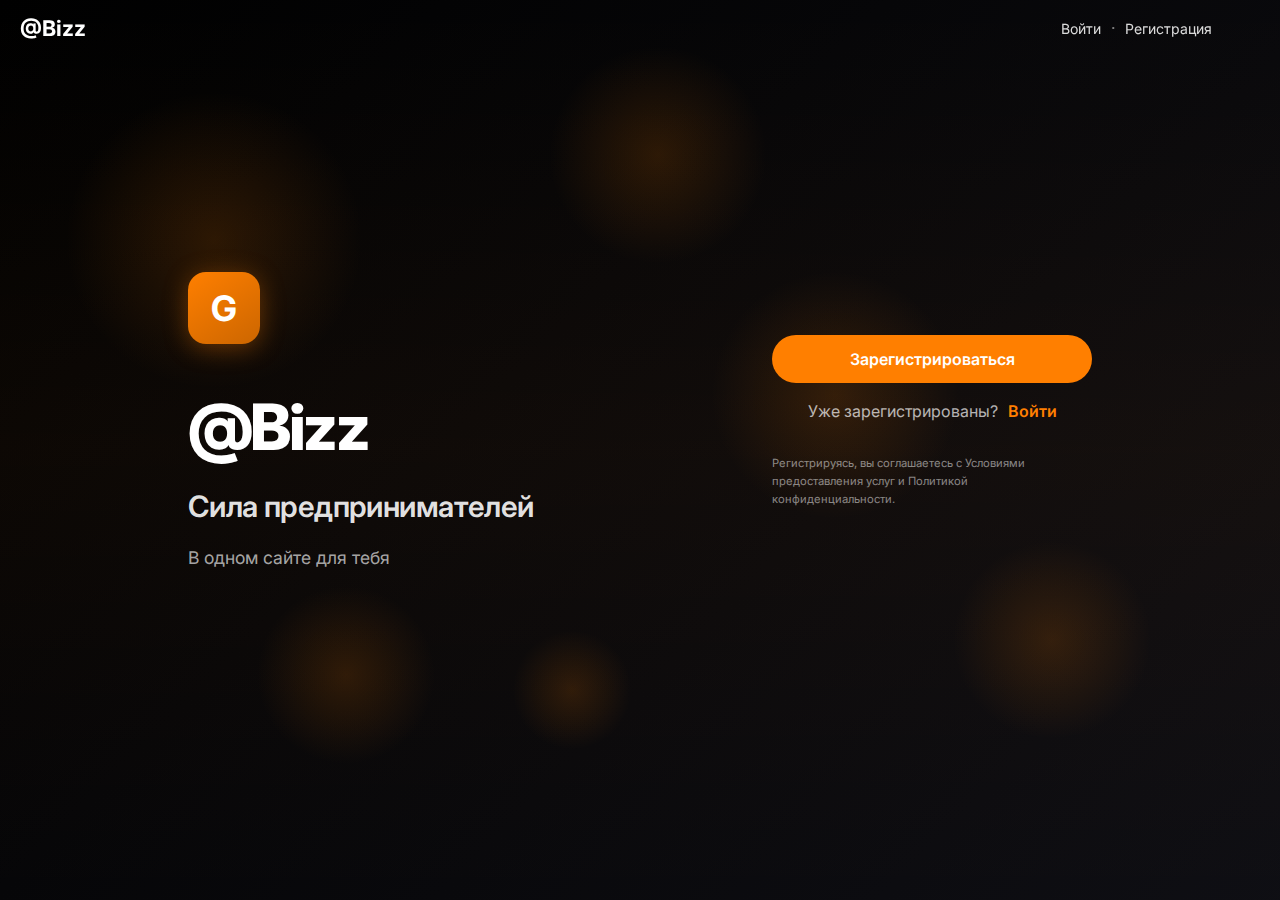
<file: index.html>
<!DOCTYPE html>
<html lang="ru">
<head>
<script>
(function(){
  var p = typeof location !== 'undefined' && location.pathname;
  if (location.protocol !== 'file:' && p && p !== '/' && p.length > 1) {
    var base;
    if (/\/[^/]*\.[^/]*$/.test(p)) {
      base = p.replace(/\/[^/]*$/, '/');
    } else {
      base = p.replace(/\/?$/, '/');
    }
    document.write('<base href="' + base + '">');
  }
})();
</script>
<meta charset="UTF-8">
<meta name="viewport" content="width=device-width,initial-scale=1">
<title>@Bizz</title>
<meta name="description" content="@Bizz — площадка предпринимателей: обсуждения, комментарии, знакомства.">
<link rel="icon" href="data:image/svg+xml,<svg xmlns='http://www.w3.org/2000/svg' viewBox='0 0 32 32'><rect width='32' height='32' fill='%23ff7f00' rx='6'/><text x='16' y='23' font-size='15' font-weight='bold' fill='%23fff' text-anchor='middle' font-family='system-ui,sans-serif'>Bizz</text></svg>">
<link rel="preconnect" href="https://fonts.googleapis.com">
<link rel="preconnect" href="https://fonts.gstatic.com" crossorigin>
<link href="https://fonts.googleapis.com/css2?family=Inter:wght@400;500;600;700&display=swap" rel="stylesheet">
<link rel="stylesheet" href="css/main.css">
</head>
<body>
<header class="header">
<div class="header-inner">
<button type="button" class="burger" id="burger" aria-label="Меню"></button>
<div class="admin-dropdown-wrap hidden" id="auth-admin-wrap"><button type="button" class="admin-dropdown-btn" id="admin-dropdown-btn" aria-haspopup="true" aria-expanded="false">Admin</button><div class="admin-dropdown" id="admin-dropdown" aria-hidden="true"><button type="button" class="admin-dropdown-item admin-dropdown-off" id="admin-toggle" title="Режим администратора: вкл/выкл"></button><a href="#/admin" class="admin-dropdown-item" id="admin-panel-link" data-i18n="adminPanelTitle">Панель</a><a href="#/admin/registry" class="admin-dropdown-item" id="admin-registry-link" data-i18n="authRegistry">Реестр</a><a href="#/admin/verification" class="admin-dropdown-item" id="admin-verification-link" data-i18n="navVerification">Верификация</a><a href="#/admin/reports" class="admin-dropdown-item admin-reports-dropdown-item" id="admin-reports-link-dropdown" data-i18n="adminReports">Жалобы<span class="admin-reports-badge hidden" id="admin-reports-badge-dropdown"></span></a></div></div>
<a href="#/" class="logo" data-tour="step-logo">@Bizz</a>
<nav class="nav" data-tour="step-nav"><a href="#/categories" data-i18n="navCategories">Категории</a><a href="#/favorites" data-i18n="navFavorites">Избранное</a><a href="#/subscription" data-i18n="navSubscription">Подписка</a><a href="#" class="header-chats-link hidden" id="header-chats-link" data-i18n="chatsTitle">Чаты<span class="chats-badge hidden" id="chats-badge"></span></a></nav>
<div class="header-search"><div class="search-input-wrap"><input type="search" id="search-input" data-i18n-placeholder="searchPlaceholder" placeholder="Поиск..." autocomplete="off"><svg class="search-input-icon" xmlns="http://www.w3.org/2000/svg" fill="none" viewBox="0 0 24 24" stroke="currentColor" stroke-width="2"><path stroke-linecap="round" stroke-linejoin="round" d="m21 21-5.197-5.197m0 0A7.5 7.5 0 1 0 5.196 5.196a7.5 7.5 0 0 0 10.607 10.607Z"/></svg></div><button type="button" id="search-btn" class="search-btn" title="Найти" aria-label="Найти"><svg xmlns="http://www.w3.org/2000/svg" fill="none" viewBox="0 0 24 24" stroke-width="2" stroke="currentColor"><path stroke-linecap="round" stroke-linejoin="round" d="m21 21-5.197-5.197m0 0A7.5 7.5 0 1 0 5.196 5.196a7.5 7.5 0 0 0 10.607 10.607Z"/></svg></button><a href="#/friends" class="header-friends-btn" id="header-friends-btn" title="Знакомства" aria-label="Знакомства"><span class="friends-badge hidden" id="friends-badge"></span><svg xmlns="http://www.w3.org/2000/svg" fill="none" viewBox="0 0 24 24" stroke-width="2" stroke="currentColor"><path stroke-linecap="round" stroke-linejoin="round" d="M18 18.72a9.094 9.094 0 0 0 3.741-.479 3 3 0 0 0-4.682-2.72m.94 3.198.001.031c0 .225-.012.447-.037.666A11.944 11.944 0 0 1 12 21c-2.17 0-4.207-.576-5.963-1.584A6.062 6.062 0 0 1 6 18.719m12 0a5.971 5.971 0 0 0-.941-3.197m0 0A5.995 5.995 0 0 0 12 12.75a5.995 5.995 0 0 0-5.058 2.772m0 0a3 3 0 0 0-4.681 2.72 8.986 8.986 0 0 0 3.74.477m.94-3.197a5.971 5.971 0 0 0-.94 3.197M15 6.75a3 3 0 1 1-6 0 3 3 0 0 1 6 0Zm6 3a2.25 2.25 0 1 1-4.5 0 2.25 2.25 0 0 1 4.5 0Zm-13.5 0a2.25 2.25 0 1 1-4.5 0 2.25 2.25 0 0 1 4.5 0Z"/></svg></a></div>
<div class="header-actions" id="header-actions">
<span class="auth-links" id="auth-btns"><a href="#" class="auth-link" id="btn-login" data-i18n="authLogin">Войти</a><span class="auth-sep">·</span><a href="#" class="auth-link" id="btn-register" data-i18n="authRegister">Регистрация</a></span>
<span class="auth-user hidden" id="auth-user" data-tour="step-profile"><span class="auth-user-name" id="auth-user-name"></span><span class="auth-user-balance" id="auth-user-balance"></span><span class="auth-user-badge" id="auth-user-badge"></span><a href="#/profile" class="auth-link" id="auth-profile-link" data-i18n="authProfile">Профиль</a><a href="#" class="auth-link btn-logout" id="btn-logout" data-i18n="authLogout">Выйти</a></span>
<span class="header-actions-end"><button type="button" class="theme-toggle" id="theme-toggle" aria-label="Тёмная тема" title="Тёмная тема"><svg class="theme-icon-sun" xmlns="http://www.w3.org/2000/svg" fill="none" viewBox="0 0 24 24" stroke-width="1.8" stroke="currentColor"><path stroke-linecap="round" stroke-linejoin="round" d="M12 3v2.25m6.364 2.636-1.591 1.591M21 12h-2.25m-.364 6.364-1.591-1.591M12 18.75V21m-4.773-4.227-1.591 1.591M5.25 12H3m4.227-4.773L5.636 5.636M15.75 12a3.75 3.75 0 1 1-7.5 0 3.75 3.75 0 0 1 7.5 0Z"/></svg><svg class="theme-icon-moon hidden" xmlns="http://www.w3.org/2000/svg" fill="none" viewBox="0 0 24 24" stroke-width="1.8" stroke="currentColor"><path stroke-linecap="round" stroke-linejoin="round" d="M21.752 15.002A9.72 9.72 0 0 1 18 15.75c-5.385 0-9.75-4.365-9.75-9.75 0-1.33.266-2.597.748-3.752A9.753 9.753 0 0 0 3 11.25C3 16.635 7.365 21 12.75 21a9.753 9.753 0 0 0 9.002-5.998Z"/></svg></button><span class="lang-switcher"><button type="button" class="lang-btn" id="lang-btn" aria-haspopup="true">Язык</button><div class="lang-dropdown" id="lang-dropdown"><button type="button" class="lang-option" data-lang="ru">Русский</button><button type="button" class="lang-option" data-lang="en">English</button></div></span></span>
</div>
</div>
</header>
<div class="modal-overlay hidden" id="auth-modal">
<div class="modal" id="auth-modal-inner">
<button type="button" class="modal-close" id="auth-modal-close" aria-label="Закрыть"></button>
<p class="auth-no-supabase hidden" id="auth-no-supabase">Для входа и регистрации подключите базу Supabase (файл config.js, useSupabase: true). См. SETUP-DATABASE.md</p>
<div class="auth-tabs" id="auth-tabs"><button type="button" class="auth-tab active" data-tab="login" data-i18n="authTabLogin">Вход</button><button type="button" class="auth-tab" data-tab="register" data-i18n="authTabRegister">Регистрация</button></div>
<div class="auth-panel active" id="auth-panel-login">
<form class="auth-form" id="form-login">
<label class="form-label" data-i18n="authEmail">Почта</label><input type="email" id="login-email" required placeholder="email@example.com">
<label class="form-label" data-i18n="authPassword">Пароль</label><input type="password" id="login-password" required placeholder="Пароль">
<div class="auth-error" id="login-error"></div>
<button type="submit" class="btn-primary" data-i18n="authLogin">Войти</button>
</form>
</div>
<div class="auth-panel" id="auth-panel-register">
<form class="auth-form" id="form-register">
<label class="form-label" data-i18n="authFirstName">Имя</label><input type="text" id="reg-first-name" required placeholder="Иван">
<label class="form-label" data-i18n="authLastName">Фамилия</label><input type="text" id="reg-last-name" required placeholder="Иванов">
<label class="form-label" data-i18n="authCompany">Компания</label><input type="text" id="reg-company" required placeholder="ООО Ромашка">
<label class="form-label" data-i18n="authEmail">Почта</label><input type="email" id="reg-email" required placeholder="email@example.com">
<label class="form-label" data-i18n="authPassword">Пароль</label><input type="password" id="reg-password" required minlength="8" placeholder="Минимум 8 символов" autocomplete="new-password">
<ul class="auth-password-checklist" id="reg-password-checklist" aria-live="polite">
<li id="reg-pw-len"><span class="check-icon"></span><span data-i18n="authPwMin8">Минимум 8 символов</span></li>
<li id="reg-pw-upper"><span class="check-icon"></span><span data-i18n="authPwUpper">Заглавная буква</span></li>
<li id="reg-pw-lower"><span class="check-icon"></span><span data-i18n="authPwLower">Строчная буква</span></li>
<li id="reg-pw-special"><span class="check-icon"></span><span data-i18n="authPwSpecial">Специальный символ (!@#$% и т.п.)</span></li>
</ul>
<label class="form-label" data-i18n="authPasswordConfirm">Подтверждение пароля</label><input type="password" id="reg-password-confirm" required minlength="8" data-i18n-placeholder="authPasswordRepeat" placeholder="Повторите пароль" autocomplete="new-password">
<label class="form-label" data-i18n="authSecretWord">Секретное слово</label><input type="text" id="reg-secret-word" required data-i18n-placeholder="authSecretPlaceholder" placeholder="Ваше слово для важных моментов">
<div class="auth-error" id="register-error"></div>
<div class="auth-success hidden" id="register-success"></div>
<button type="submit" class="btn-primary" id="reg-submit-btn" data-i18n="authSubmitRegister">Зарегистрироваться</button>
</form>
</div>
</div>
</div>
<div class="scroll-progress" id="scroll-progress" aria-hidden="true"></div>
<div id="view-landing" class="view view-landing hidden">
<div class="landing-bg"><div class="landing-bg-shapes"><div class="landing-shape" data-px="0.5"><span></span></div><div class="landing-shape" data-px="0.8"><span></span></div><div class="landing-shape" data-px="0.4"><span></span></div><div class="landing-shape" data-px="0.7"><span></span></div><div class="landing-shape" data-px="0.3"><span></span></div><div class="landing-shape" data-px="0.6"><span></span></div></div></div>
<div class="landing-wrap">
<div class="landing-hero">
<div class="landing-brand">
<div class="landing-logo" aria-hidden="true">G</div>
<h1 class="landing-brand-name">@Bizz</h1>
<p class="landing-title" data-i18n="landingHeadline">Сила предпринимателей</p>
<p class="landing-subtitle" data-i18n="landingJoinToday">В одном сайте для тебя</p>
</div>
<div class="landing-content">
<div class="landing-actions">
<button type="button" class="landing-btn landing-btn-primary" id="landing-register-btn" data-i18n="landingRegister">Зарегистрироваться</button>
<p class="landing-login-wrap"><span data-i18n="landingAlreadyRegistered">Уже зарегистрированы?</span> <button type="button" class="landing-login-link" id="landing-login-btn" data-i18n="landingLogIn">Войти</button></p>
</div>
<p class="landing-terms" data-i18n="landingTerms">Регистрируясь, вы соглашаетесь с Условиями предоставления услуг и Политикой конфиденциальности.</p>
</div>
</div>
<div class="landing-preview">
<h3 class="landing-preview-title" data-i18n="landingPreviewTitle">Как может выглядеть твой опыт на сайте</h3>
<div class="landing-preview-feed">
<div class="landing-preview-toolbar"><span class="landing-preview-tab active">Все</span><span class="landing-preview-tab">Подписки</span><div class="landing-preview-pills"><span class="landing-preview-pill active">Рекомендуемое</span><span class="landing-preview-pill">Новые</span></div></div>
<div class="landing-preview-posts" id="landing-preview-posts">
<div class="post-card landing-preview-post" role="button" tabindex="0"><div class="post-card-link"><div class="post-card-meta"><span class="post-card-category">Финансы</span><span class="post-card-author"><span class="avatar-wrap avatar-initial">О</span><span>Ольга К.</span></span><span class="post-card-date"></span></div><h2 class="post-card-title">Как масштабировать бизнес без привлечения инвесторов?</h2><p class="post-card-excerpt">Кто прошёл путь от выручки 1–3 млн до 10+ без внешних денег? Поделитесь реальным опытом: что помогло, какие ошибки избежать.</p><a href="#" class="post-card-read-more">Открыть →</a></div><div class="post-card-stats"><span class="stat-views">6 570 просмотров</span><span class="stat-comments">127 коммент.</span><span class="stat-reactions">1,3 тыс реакций</span></div></div>
<div class="post-card landing-preview-post" role="button" tabindex="0"><div class="post-card-link"><div class="post-card-meta"><span class="post-card-category">Маркетинг</span><span class="post-card-author"><span class="avatar-wrap avatar-initial">А</span><span>Алексей М.</span></span><span class="post-card-date"></span></div><h2 class="post-card-title">Как привлечь первых клиентов без бюджета</h2><p class="post-card-excerpt">Делитесь опытом: что сработало в вашем стартапе на этапе поиска первых клиентов?</p><a href="#" class="post-card-read-more">Открыть →</a></div><div class="post-card-stats"><span class="stat-views">12 просмотров</span><span class="stat-comments">3 коммент.</span></div></div>
<div class="post-card landing-preview-post" role="button" tabindex="0"><div class="post-card-link"><div class="post-card-meta"><span class="post-card-category">Продажи</span><span class="post-card-author"><span class="avatar-wrap avatar-initial">М</span><span>Мария К.</span></span><span class="post-card-date"></span></div><h2 class="post-card-title">Инструменты для автоматизации рутины</h2><p class="post-card-excerpt">Какие сервисы используете для учёта, CRM, рассылок? Рекомендации и подводные камни.</p><a href="#" class="post-card-read-more">Открыть →</a></div><div class="post-card-stats"><span class="stat-views">12 просмотров</span><span class="stat-comments">3 коммент.</span></div></div>
</div>
</div>
</div>
</div>
</div>
<div class="welcome-banner hidden" id="welcome-banner"><div class="welcome-banner-inner"><span class="welcome-banner-text" data-i18n="welcomeBanner">Добро пожаловать в @Bizz! Обсуждайте темы, оставляйте комментарии и находите единомышленников.</span><button type="button" class="welcome-banner-close" id="welcome-banner-close" aria-label="Закрыть">×</button></div></div>
<div class="breadcrumbs" id="breadcrumbs"></div>
<main class="layout">
<aside class="sidebar" id="sidebar" data-tour="step-sidebar">
<div class="sidebar-title" data-i18n="sidebarCategories">Категории</div>
<ul class="category-list" id="category-list"></ul>
<div class="sidebar-trends-wrap" id="sidebar-trends-wrap"><div class="sidebar-trends-title" data-i18n="sidebarTrending">В тренде</div><ul class="sidebar-trends" id="sidebar-trends"></ul></div>
<div class="sidebar-extra"><a href="#/favorites" class="sidebar-link" data-i18n="sidebarFavorites">Избранное</a><a href="#/drafts" class="sidebar-link" id="sidebar-drafts" data-i18n="sidebarDrafts">Мои черновики</a><a href="#/groups" class="sidebar-link" data-i18n="navGroups">Группы</a><a href="#/new" class="sidebar-link sidebar-new-post" data-i18n="sidebarNewPost">Новый пост</a></div>
</aside>
<div class="sidebar-overlay" id="sidebar-overlay"></div>
<div class="content">
<div id="view-feed" class="view">
<div class="feed-composer hidden" id="feed-composer" data-tour="step-feed">
<div class="feed-composer-inner">
<div class="feed-composer-head">
<span class="feed-composer-avatar" id="feed-composer-avatar"></span>
<span class="feed-composer-prompt" data-i18n="feedComposerPrompt">Чем хотите поделиться?</span>
</div>
<form class="feed-composer-form" id="feed-composer-form">
<textarea class="feed-composer-text" id="feed-composer-text" rows="3" placeholder="" data-i18n-placeholder="feedComposerPrompt" maxlength="5000"></textarea>
<div class="feed-composer-media-wrap hidden" id="feed-composer-media-wrap"><textarea id="feed-composer-media" class="feed-composer-media-input" rows="2" placeholder="https://..." maxlength="2000"></textarea></div>
<div class="feed-composer-actions">
<div class="feed-composer-left">
<label class="feed-composer-anonymous-wrap"><input type="checkbox" id="feed-composer-anonymous" class="feed-composer-anonymous-check"> <span data-i18n="postAnonymousLabel">Анонимно</span></label>
<button type="button" class="feed-composer-btn feed-composer-photo" id="feed-composer-photo-btn" title="Фото" aria-label="Фото"><svg xmlns="http://www.w3.org/2000/svg" width="20" height="20" fill="none" viewBox="0 0 24 24" stroke="currentColor" stroke-width="2"><rect x="3" y="3" width="18" height="18" rx="2"/><circle cx="8.5" cy="8.5" r="1.5"/><path d="m21 15-5-5L5 21"/></svg><span data-i18n="postMediaUrls">Фото</span></button>
<select id="feed-composer-category" class="feed-composer-category" aria-label="Категория"></select>
<div class="feed-composer-price-wrap hidden" id="feed-composer-price-wrap"><label class="feed-composer-price-label" data-i18n="postPrice">Цена поста (валюта)</label><input type="number" id="feed-composer-price" class="feed-composer-price-input" min="0" step="1" placeholder="0" value="0"><span class="feed-composer-price-hint" data-i18n="postPriceHint">Только для категории «Полезное». 0 = бесплатный пост.</span></div>
<button type="button" class="feed-composer-draft-link" id="feed-composer-draft-link" data-i18n="postSaveDraft">Сохранить в черновики</button>
</div>
<button type="submit" class="feed-composer-publish" id="feed-composer-publish" data-i18n="postPublish">Опубликовать</button>
</div>
<div class="feed-composer-error auth-error" id="feed-composer-error"></div>
</form>
</div>
</div>
<div class="feed-toolbar">
<div class="feed-toolbar-row"><div class="feed-tabs"><a href="#/" class="feed-tab active" data-feed-mode="all" data-i18n="feedFeedAll">Все</a><a href="#/following" class="feed-tab" data-feed-mode="following" data-i18n="feedFeedFollowing">Подписки</a></div><label class="feed-filter-mine hidden" id="feed-filter-mine-wrap"><input type="checkbox" id="feed-filter-mine"><span data-i18n="filterMyPosts">Мои посты</span></label></div>
<div class="feed-sort-row"><span class="feed-sort-label" data-i18n="feedSortLabel">Сортировка:</span><div class="feed-sort-pills" id="feed-sort-pills"><button type="button" class="feed-sort-pill active" data-sort="recommended" data-i18n="feedSortRecommended">Рекомендуемое</button><button type="button" class="feed-sort-pill" data-sort="new" data-i18n="feedSortNew">Новые</button><button type="button" class="feed-sort-pill" data-sort="hot" data-i18n="feedSortHot">Популярные</button><button type="button" class="feed-sort-pill" data-sort="comments" data-i18n="feedSortComments">По комментариям</button><button type="button" class="feed-sort-pill" data-sort="views" data-i18n="feedSortViews">По просмотрам</button></div></div>
<select id="sort" class="sort-select" aria-hidden="true" style="position:absolute;opacity:0;pointer-events:none;width:0;height:0;"><option value="recommended">Рекомендуемое</option><option value="new">Сначала новые</option><option value="hot">По популярности</option><option value="comments">По комментариям</option><option value="views">По просмотрам</option></select>
</div>
<div class="post-list-wrap"><div class="post-list" id="post-list"></div><div class="feed-infinite-sentinel" id="feed-infinite-sentinel" aria-hidden="true"></div></div>
</div>
<div id="view-category" class="view hidden">
<div class="feed-toolbar"><div class="toolbar-left"><span class="feed-title" id="category-feed-title"></span><select id="sort-cat" class="sort-select"><option value="recommended">Рекомендуемое</option><option value="new">Сначала новые</option><option value="hot">По популярности</option><option value="comments">По комментариям</option><option value="views">По просмотрам</option></select></div></div>
<div class="post-list-wrap"><div class="post-list" id="post-list-category"></div><div class="feed-infinite-sentinel" id="category-infinite-sentinel" aria-hidden="true"></div></div>
</div>
<div id="view-post" class="view hidden">
<div class="post-back"><a href="#" id="back-link" data-i18n="back">← Назад</a></div>
<article class="post-full" id="post-full"></article>
<div class="post-actions-row"><div class="post-reactions" id="post-reactions"></div><div class="post-actions-right"><div class="post-admin-bar hidden" id="post-admin-bar"><button type="button" class="btn-outline" id="admin-edit-post-btn" data-i18n="adminEditPost">Изменить пост</button><button type="button" class="btn-outline" id="publish-draft-post-btn" data-i18n="publishDraft" style="display:none">Опубликовать</button><button type="button" class="btn-outline danger" id="admin-delete-post-btn" data-i18n="adminDeletePost">Удалить пост</button></div><button type="button" class="fav-btn" id="fav-btn" title="В избранное"><svg class="fav-icon" xmlns="http://www.w3.org/2000/svg" fill="none" viewBox="0 0 24 24" stroke="currentColor" stroke-width="1.8"><path stroke-linecap="round" stroke-linejoin="round" d="M11.48 3.499a.562.562 0 0 1 1.04 0l2.125 5.111a.563.563 0 0 0 .475.345l5.518.442c.499.04.701.663.321.988l-4.204 3.602a.563.563 0 0 0-.182.557l1.285 5.385a.562.562 0 0 1-.84.61l-4.725-2.885a.562.562 0 0 0-.586 0L6.982 20.54a.562.562 0 0 1-.84-.61l1.285-5.386a.562.562 0 0 0-.182-.557l-4.204-3.602a.562.562 0 0 1 .321-.988l5.518-.442a.563.563 0 0 0 .475-.345L11.48 3.5Z"/></svg></button><button type="button" class="btn-share" id="post-share-btn" title="Поделиться" data-i18n-title="sharePost"><svg xmlns="http://www.w3.org/2000/svg" width="18" height="18" fill="none" viewBox="0 0 24 24" stroke="currentColor" stroke-width="2" stroke-linecap="round" stroke-linejoin="round"><path d="M8.684 13.342C8.886 12.938 9 12.482 9 12c0-.482-.114-.938-.316-1.342m0 2.684a3 3 0 110-2.684m0 2.684l6.632 3.316m-6.632-6l6.632-3.316m0 0a3 3 0 105.367-2.684 3 3 0 00-5.367 2.684zm0 9.316a3 3 0 105.368 2.684 3 3 0 00-5.368-2.684z"/></svg></button></div></div>
<div class="comments-block">
<div class="comments-header"><h2 class="comments-title" data-i18n="comments">Комментарии</h2><div class="comments-sort-wrap"><span class="comments-sort-label" data-i18n="commentsSort">Сортировка:</span><select id="comments-sort" class="comments-sort-select" aria-label="Сортировка комментариев"><option value="new" data-i18n="commentsSortNew">Сначала новые</option><option value="old" data-i18n="commentsSortOld">Сначала старые</option><option value="useful" data-i18n="commentsSortUseful">По полезности</option></select></div><span class="comments-new-badge hidden" id="comments-new-badge"></span></div>
<div class="comments-list" id="comments-list"></div>
<div class="comment-verified-hint hidden" id="comment-verified-hint" data-i18n="commentVerifiedOnly">Оставить комментарий могут только верифицированные пользователи.</div>
<h3 class="comment-form-title" id="comment-form-title" data-i18n="leaveComment">Оставить комментарий</h3>
<form class="comment-form" id="comment-form" style="display:block">
<input type="hidden" id="comment-parent-id" value="">
<div class="comment-reply-to hidden" id="comment-reply-to"></div>
<textarea id="comment-body" data-i18n-placeholder="commentPlaceholder" placeholder="Написать комментарий..." rows="3" required maxlength="2000"></textarea><span class="char-counter" id="comment-body-counter">0 / 2000</span>
<div class="auth-error" id="comment-form-error"></div>
<button type="submit" class="comment-submit" data-i18n="commentSubmit">Отправить</button>
<p class="comment-mode-hint" id="comment-mode-hint" aria-live="polite"></p>
</form>
</div>
</div>
<div id="view-search" class="view hidden">
<div class="feed-toolbar"><div class="toolbar-left"><span class="feed-title" id="search-result-title" data-i18n="searchResults">Результаты поиска</span></div><div class="search-filters" id="search-filters"><select id="search-filter-category" class="search-filter-select" data-i18n-title="filterCategory"><option value="">Все категории</option></select><input type="date" id="search-filter-date-from" class="search-filter-date" title="От даты" aria-label="От даты"><input type="date" id="search-filter-date-to" class="search-filter-date" title="До даты" aria-label="До даты"></div></div>
<div class="post-list" id="post-list-search"></div>
</div>
<div id="view-favorites" class="view hidden">
<div class="feed-toolbar"><div class="toolbar-left"><span class="feed-title" data-i18n="navFavorites">Избранное</span></div></div>
<div class="post-list" id="post-list-favorites"></div>
</div>
<div id="view-drafts" class="view hidden">
<div class="feed-toolbar"><div class="toolbar-left"><span class="feed-title" data-i18n="navDrafts">Мои черновики</span></div></div>
<div class="post-list" id="post-list-drafts"></div>
</div>
<div id="view-subscription" class="view hidden">
<div class="subscription-page">
<div class="subscription-hero">
<div class="subscription-hero-badge" data-i18n="subscriptionBadge">Безлимит</div>
<h1 class="subscription-hero-title" data-i18n="subscriptionHeroTitle">Читайте всё. Без ограничений.</h1>
<p class="subscription-hero-desc" data-i18n="subscriptionHeroDesc">Откройте доступ к сотням обсуждений от предпринимателей — опыт, инсайты и решения, которые работают.</p>
</div>
<ul class="subscription-benefits">
<li class="subscription-benefit">
<span class="subscription-benefit-icon" aria-hidden="true"><svg xmlns="http://www.w3.org/2000/svg" fill="none" viewBox="0 0 24 24" stroke="currentColor" stroke-width="2"><path stroke-linecap="round" stroke-linejoin="round" d="M12 6.042A8.967 8.967 0 0 0 6 3.75c-1.052 0-2.062.18-3 .512v14.25A8.987 8.987 0 0 1 6 18c2.305 0 4.408.867 6 2.292m0-14.25a8.966 8.966 0 0 1 6-2.292c1.052 0 2.062.18 3 .512v14.25A8.987 8.987 0 0 0 18 18a8.967 8.967 0 0 0-6 2.292m0-14.25v14.25"/></svg></span>
<span><strong data-i18n="subscriptionBenefit1Title">Неограниченный доступ</strong> — <span data-i18n="subscriptionBenefit1Text">открывайте любой пост, в любой момент</span></span>
</li>
<li class="subscription-benefit">
<span class="subscription-benefit-icon" aria-hidden="true"><svg xmlns="http://www.w3.org/2000/svg" fill="none" viewBox="0 0 24 24" stroke="currentColor" stroke-width="2"><path stroke-linecap="round" stroke-linejoin="round" d="M9.813 15.904 9 18.75l-.813-2.846a4.5 4.5 0 0 0-3.09-3.09L2.25 12l2.846-.813a4.5 4.5 0 0 0 3.09-3.09L9 5.25l.813 2.846a4.5 4.5 0 0 0 3.09 3.09L15.75 12l-2.846.813a4.5 4.5 0 0 0-3.09 3.09ZM18.259 8.715 18 9.75l-.259-1.035a3.375 3.375 0 0 0-2.455-2.456L14.25 6l1.036-.259a3.375 3.375 0 0 0 2.455-2.456L18 2.25l.259 1.035a3.375 3.375 0 0 0 2.456 2.456L21.75 6l-1.035.259a3.375 3.375 0 0 0-2.456 2.456ZM16.894 20.567 16.5 21.75l-.394-1.183a2.25 2.25 0 0 0-1.423-1.423L13.5 18.75l1.183-.394a2.25 2.25 0 0 0 1.423-1.423l.394-1.183.394 1.183a2.25 2.25 0 0 0 1.423 1.423l1.183.394-1.183.394a2.25 2.25 0 0 0-1.423 1.423Z"/></svg></span>
<span><strong data-i18n="subscriptionBenefit2Title">Эксклюзивный опыт</strong> — <span data-i18n="subscriptionBenefit2Text">идеи от тех, кто уже добился успеха</span></span>
</li>
<li class="subscription-benefit">
<span class="subscription-benefit-icon" aria-hidden="true"><svg xmlns="http://www.w3.org/2000/svg" fill="none" viewBox="0 0 24 24" stroke="currentColor" stroke-width="2"><path stroke-linecap="round" stroke-linejoin="round" d="M15 19.128a9.38 9.38 0 0 0 2.625.372 9.337 9.337 0 0 0 4.121-.952 4.125 4.125 0 0 0-7.533-2.493M15 19.128v-.003c0-1.113-.285-2.16-.786-3.07M15 19.128v.106A12.318 12.318 0 0 1 8.624 21c-2.331 0-4.512-.645-6.374-1.766l-.001-.109a6.375 6.375 0 0 1 11.964-3.07M12 6.375a3.375 3.375 0 1 1-6.75 0 3.375 3.375 0 0 1 6.75 0Zm8.25 2.25a2.625 2.625 0 1 1-5.25 0 2.625 2.625 0 0 1 5.25 0Z"/></svg></span>
<span><strong data-i18n="subscriptionBenefit3Title">Сообщество</strong> — <span data-i18n="subscriptionBenefit3Text">обсуждайте и находите единомышленников</span></span>
</li>
<li class="subscription-benefit">
<span class="subscription-benefit-icon" aria-hidden="true"><svg xmlns="http://www.w3.org/2000/svg" fill="none" viewBox="0 0 24 24" stroke="currentColor" stroke-width="2"><path stroke-linecap="round" stroke-linejoin="round" d="M18 18.72a9.094 9.094 0 0 0 3.741-.479 3 3 0 0 0-4.682-2.72m.94 3.198.001.031c0 .225-.012.447-.037.666A11.944 11.944 0 0 1 12 21c-2.17 0-4.207-.576-5.963-1.584A6.062 6.062 0 0 1 6 18.719m12 0a5.971 5.971 0 0 0-.941-3.197m0 0A5.995 5.995 0 0 0 12 12.75a5.995 5.995 0 0 0-5.058 2.772m0 0a3 3 0 0 0-4.681 2.72 8.986 8.986 0 0 0 3.74.477m.94-3.197a5.971 5.971 0 0 0-.94 3.197M15 6.75a3 3 0 1 1-6 0 3 3 0 0 1 6 0Zm6 3a2.25 2.25 0 1 1-4.5 0 2.25 2.25 0 0 1 4.5 0Zm-13.5 0a2.25 2.25 0 1 1-4.5 0 2.25 2.25 0 0 1 4.5 0Z"/></svg></span>
<span><strong data-i18n="subscriptionBenefit4Title">Группы</strong> — <span data-i18n="subscriptionBenefit4Text">создавайте группы для общения с предпринимателями</span></span>
</li>
</ul>
<div class="subscription-card-wrap">
<div class="subscription-card">
<div class="subscription-card-badge" data-i18n="subscriptionPopular">Популярный выбор</div>
<h2 class="subscription-card-title" data-i18n="subscriptionTitle">Подписка безлимит</h2>
<p class="subscription-card-desc" data-i18n="subscriptionDesc">Читай все посты без ограничений. 2 бесплатных поста в месяц — этого мало? Подключай безлимит.</p>
<div class="subscription-card-price-row">
<span class="subscription-card-price-old" data-i18n="subscriptionPriceOld">813 ₽</span>
<span class="subscription-card-price">690 ₽ <span class="subscription-card-price-period" data-i18n="subscriptionPricePeriod">в месяц</span></span>
<span class="subscription-card-discount" data-i18n="subscriptionDiscount">−15%</span>
</div>
<button type="button" class="subscription-buy-btn" id="subscription-buy-btn" data-i18n="subscriptionBuy">Подключить</button>
<p class="subscription-card-marketing" data-i18n="subscriptionMarketing">1 месяц в подарок не дарим — мы ценим свою платформу и развиваем её!</p>
</div>
</div>
<p class="subscription-cta-text" data-i18n="subscriptionCtaText">Присоединяйтесь к предпринимателям, которые уже развивают свой бизнес вместе с @Bizz</p>
</div>
</div>
<div id="view-privacy" class="view hidden">
<h1 class="page-title" data-i18n="footerPrivacy">Политика конфиденциальности</h1>
<div class="privacy-page content-block">
<p data-i18n="privacyIntro">@Bizz собирает и обрабатывает данные пользователей в соответствии с законодательством. Мы используем данные для работы платформы, верификации и связи с вами.</p>
<p><a href="#/">← Главная</a></p>
</div>
</div>
<div id="view-new" class="view hidden">
<div class="post-form-header"><h1 class="post-form-title" id="post-form-title" data-i18n="pageNewPost">Новый пост</h1><a href="#/" class="post-form-back" id="post-form-back" aria-label="Назад">←</a></div>
<div class="auth-error" id="post-form-error"></div>
<form class="post-form post-form-modern" id="post-form">
<div class="post-form-row post-form-row-category"><label class="form-label" data-i18n="postCategory">Категория</label><select id="new-post-category" class="post-form-select" required></select></div>
<div class="post-form-row post-form-row-title"><label class="form-label" data-i18n="postTitle">Заголовок</label><div class="post-form-input-wrap"><input type="text" id="new-post-title" class="post-form-input" data-i18n-placeholder="postTitlePlaceholder" placeholder="О чём пост?" required maxlength="300"><span class="char-counter char-counter-inline" id="new-post-title-counter">0 / 300</span></div></div>
<div class="post-form-row post-form-row-body"><label class="form-label" data-i18n="postBody">Текст</label><div class="post-body-wrap"><div class="post-body-toolbar"><button type="button" class="toolbar-btn" id="post-body-bold" title="Жирный (Ctrl+B)"><svg xmlns="http://www.w3.org/2000/svg" width="16" height="16" viewBox="0 0 24 24" fill="none" stroke="currentColor" stroke-width="2"><path d="M6 4h8a4 4 0 0 1 4 4 4 4 0 0 1-4 4H6z"/><path d="M6 12h9a4 4 0 0 1 4 4 4 4 0 0 1-4 4H6z"/></svg></button><button type="button" class="toolbar-btn" id="post-body-italic" title="Курсив (Ctrl+I)"><svg xmlns="http://www.w3.org/2000/svg" width="16" height="16" viewBox="0 0 24 24" fill="none" stroke="currentColor" stroke-width="2"><line x1="19" y1="4" x2="10" y2="4"/><line x1="14" y1="20" x2="5" y2="20"/><line x1="15" y1="4" x2="9" y2="20"/></svg></button><button type="button" class="toolbar-btn" id="post-body-link" title="Ссылка (Ctrl+K)"><svg xmlns="http://www.w3.org/2000/svg" width="16" height="16" viewBox="0 0 24 24" fill="none" stroke="currentColor" stroke-width="2"><path d="M10 13a5 5 0 0 0 7.54.54l3-3a5 5 0 0 0-7.07-7.07l-1.72 1.71"/><path d="M14 11a5 5 0 0 0-7.54-.54l-3 3a5 5 0 0 0 7.07 7.07l1.71-1.71"/></svg></button><button type="button" class="toolbar-btn" id="post-body-ul" title="Список">•</button><button type="button" class="toolbar-btn" id="post-body-quote" title="Цитата">"</button><button type="button" class="toolbar-btn" id="post-body-code" title="Код"><svg xmlns="http://www.w3.org/2000/svg" width="16" height="16" viewBox="0 0 24 24" fill="none" stroke="currentColor" stroke-width="2"><polyline points="16 18 22 12 16 6"/><polyline points="8 6 2 12 8 18"/></svg></button></div><div class="post-form-textarea-wrap"><textarea id="new-post-body" class="post-form-textarea" data-i18n-placeholder="postBodyPlaceholder" placeholder="Опишите вопрос или тему... Можно использовать *курсив*, **жирный** и #хэштеги." rows="6" required maxlength="5000"></textarea><span class="char-counter char-counter-inline" id="new-post-body-counter">0 / 5000</span></div></div></div>
<div class="post-form-row post-form-row-media"><details class="post-media-details"><summary class="post-media-summary" data-i18n="postMediaUrls">Фото или видео (URL, по одному на строку)</summary><textarea id="new-post-media" class="post-form-media" placeholder="https://..." rows="2" maxlength="2000"></textarea></details></div>
<div class="post-form-row post-form-row-price hidden" id="new-post-price-wrap"><label class="form-label" data-i18n="postPrice">Цена поста (валюта)</label><input type="number" id="new-post-price" class="post-form-input" min="0" step="1" placeholder="0" value="0"><span class="post-form-price-hint" data-i18n="postPriceHint">Только для категории «Полезное». 0 = бесплатный пост.</span></div>
<div class="post-form-row post-form-row-anonymous"><label class="post-form-check-wrap"><input type="checkbox" id="new-post-anonymous" class="post-form-check"> <span data-i18n="postAnonymousLabel">Опубликовать анонимно</span></label><p class="post-form-hint" data-i18n="postAnonymousHint">Автор не будет указан, пост не появится в вашем профиле.</p></div>
<div class="new-post-author-wrap hidden" id="new-post-author-wrap"><label class="form-label" data-i18n="postAuthor">Автор</label><input type="text" id="new-post-author" class="post-form-input comment-author-input" maxlength="80" readonly></div>
<div class="post-form-actions"><button type="submit" class="post-form-submit" data-i18n="postPublish">Опубликовать</button><button type="button" class="post-form-draft" id="new-post-draft-btn" data-i18n="postSaveDraft">Сохранить черновик</button></div>
</form>
</div>
<div id="view-friends" class="view hidden">
<h1 class="page-title" data-i18n="pageFriends">Знакомства</h1>
<div class="friends-page">
<div class="friends-search-card"><label class="form-label" data-i18n="friendsSearchLabel">Найти человека</label><div class="friends-search-row"><input type="text" id="friends-search-input" class="friends-search-input" data-i18n-placeholder="friendsSearchPlaceholder" placeholder="Имя, фамилия или компания"><button type="button" id="friends-search-btn" class="friends-search-btn btn-primary" data-i18n="searchBtn">Найти</button></div><p class="friends-results-title hidden" id="friends-results-title"></p><div class="friends-results" id="friends-results"></div><button type="button" class="friends-load-more btn-outline" id="friends-load-more-btn" data-i18n="friendsLoadMore" style="display:none">Ещё</button></div>
<div class="friends-incoming-card"><h2 class="friends-section-title" data-i18n="friendsIncoming">Заявки вам</h2><div class="friends-incoming-list" id="friends-incoming-list"></div></div>
</div>
</div>
<div id="view-groups" class="view hidden">
<h1 class="page-title" data-i18n="groupsSearchTitle">Поиск групп</h1>
<div class="groups-page">
<div class="groups-search-card">
<div class="groups-search-row">
<svg class="groups-search-icon" xmlns="http://www.w3.org/2000/svg" fill="none" viewBox="0 0 24 24" stroke="currentColor" stroke-width="2"><path stroke-linecap="round" stroke-linejoin="round" d="m21 21-5.197-5.197m0 0A7.5 7.5 0 1 0 5.196 5.196a7.5 7.5 0 0 0 10.607 10.607Z"/></svg>
<input type="text" id="groups-search-input" class="groups-search-input" data-i18n-placeholder="groupsSearchPlaceholder" placeholder="Поиск групп..." autocomplete="off">
<button type="button" id="groups-search-btn" class="groups-search-btn btn-primary" data-i18n="searchBtn">Найти</button>
</div>
</div>
<div class="groups-results" id="groups-results"></div>
</div>
</div>
<div id="view-categories" class="view hidden">
<h1 class="page-title" data-i18n="pageCategories">Категории</h1>
<div class="categories-grid" id="categories-grid"></div>
</div>
<div id="view-admin-dashboard" class="view hidden">
<h1 class="page-title" data-i18n="adminPanelTitle">Панель управления</h1>
<div class="admin-stats-bar" id="admin-stats-bar"></div>
<div class="admin-recent-activity" id="admin-recent-activity"></div>
<div class="admin-panel-grid" id="admin-panel-grid">
<a href="#/admin/registry" class="admin-panel-card" data-i18n-title="authRegistry" title="Реестр"><span class="admin-panel-card-icon" aria-hidden="true">📋</span><span class="admin-panel-card-title" data-i18n="authRegistry">Реестр</span><span class="admin-panel-card-desc" data-i18n="adminPanelRegistryDesc">Аккаунты пользователей</span></a>
<a href="#/admin/verification" class="admin-panel-card" data-i18n-title="navVerification" title="Верификация"><span class="admin-panel-card-icon" aria-hidden="true">✓</span><span class="admin-panel-card-title" data-i18n="navVerification">Верификация</span><span class="admin-panel-card-desc" data-i18n="adminPanelVerificationDesc">Заявки на верификацию</span></a>
<a href="#/admin/reports" class="admin-panel-card admin-panel-card-reports" data-i18n-title="adminReports" title="Жалобы"><span class="admin-panel-card-icon" aria-hidden="true">⚖</span><span class="admin-panel-card-title" data-i18n="adminReports">Жалобы</span><span class="admin-panel-card-badge hidden" id="admin-panel-reports-badge"></span><span class="admin-panel-card-desc" data-i18n="adminPanelReportsDesc">Модерация жалоб</span></a>
<a href="#" class="admin-panel-card admin-panel-chat-card admin-chat-link" id="admin-panel-chat-card" data-i18n-title="chatsAdmin" title="Админ чат"><span class="admin-panel-card-icon" aria-hidden="true">💬</span><span class="admin-panel-card-title" data-i18n="chatsAdmin">Админ чат</span><span class="admin-panel-card-desc" data-i18n="adminPanelChatDesc">Сообщения пользователей</span></a>
<a href="#/admin/content" class="admin-panel-card" data-i18n-title="adminContent" title="Контент"><span class="admin-panel-card-icon" aria-hidden="true">📝</span><span class="admin-panel-card-title" data-i18n="adminContent">Контент</span><span class="admin-panel-card-desc" data-i18n="adminPanelContentDesc">Посты и модерация</span></a>
</div>
</div>
<div id="view-admin" class="view hidden">
<h1 class="page-title" data-i18n="pageRegistry">Реестр аккаунтов</h1>
<div class="admin-tabs"><a href="#/admin" class="admin-tab-link" data-i18n="adminPanelTitle">Панель</a><a href="#/admin/registry" class="admin-tab-link active" data-i18n="authRegistry">Реестр</a><a href="#/admin/verification" class="admin-tab-link" data-i18n="navVerification">Верификация</a><a href="#/admin/reports" class="admin-tab-link admin-reports-link" id="admin-reports-link" data-i18n="adminReports">Жалобы<span class="admin-reports-badge hidden" id="admin-reports-badge"></span></a><a href="#/admin/content" class="admin-tab-link" data-i18n="adminContent">Контент</a><a href="#" class="admin-tab-link admin-chat-link" id="admin-chat-link" data-i18n="chatsAdmin">Админ чат</a></div>
<div class="admin-list" id="admin-list"></div>
<div class="admin-edit hidden" id="admin-edit"><h2 data-i18n="adminEdit">Редактирование</h2><form id="admin-edit-form"><input type="hidden" id="admin-edit-id"><label class="form-label" data-i18n="profileFirstName">Имя</label><input type="text" id="admin-edit-first"><label class="form-label" data-i18n="profileLastName">Фамилия</label><input type="text" id="admin-edit-last"><label class="form-label" data-i18n="profileCompany">Компания</label><input type="text" id="admin-edit-company"><label class="form-label" data-i18n="profileCompanyStage">Этап компании</label><select id="admin-edit-company-stage"><option value="">—</option><option value="idea">Идея</option><option value="startup_1_3">Стартап 1–3 года</option><option value="startup_3_5">Стартап 3–5 лет</option><option value="growth">Рост</option><option value="enterprise">Крупный бизнес</option><option value="other">Другое</option></select><label class="form-label" data-i18n="profileBalance">Баланс</label><input type="number" id="admin-edit-balance" min="0" step="1" placeholder="0"><label class="form-label" data-i18n="adminSubscriptionEnds">Подписка до</label><input type="datetime-local" id="admin-edit-subscription-ends"><label class="form-label" data-i18n="profileVerified">Верифицирован</label><input type="checkbox" id="admin-edit-verified"><button type="submit" class="btn-primary" data-i18n="profileSave">Сохранить</button></form><div class="admin-add-balance-wrap"><label class="form-label" data-i18n="adminAddBalance">Добавить валюту</label><input type="number" id="admin-add-balance-amount" min="1" step="1" placeholder="100"><button type="button" class="btn-outline" id="admin-add-balance-btn" data-i18n="adminAddBalanceBtn">Добавить</button></div></div>
</div>
<div id="view-admin-verification" class="view hidden">
<h1 class="page-title" data-i18n="pageVerification">Верификация</h1>
<p class="admin-verification-hint" data-i18n="verificationHint">Одобрите или отклоните заявки. При отклонении профиль пользователя удаляется.</p>
<div class="admin-tabs"><a href="#/admin" class="admin-tab-link" data-i18n="adminPanelTitle">Панель</a><a href="#/admin/registry" class="admin-tab-link" data-i18n="authRegistry">Реестр</a><a href="#/admin/verification" class="admin-tab-link active" data-i18n="navVerification">Верификация</a><a href="#/admin/reports" class="admin-tab-link admin-reports-link" id="admin-reports-link-verification" data-i18n="adminReports">Жалобы<span class="admin-reports-badge hidden" id="admin-reports-badge-verification"></span></a><a href="#/admin/content" class="admin-tab-link" data-i18n="adminContent">Контент</a><a href="#" class="admin-tab-link admin-chat-link" id="admin-chat-link-verification" data-i18n="chatsAdmin">Админ чат</a></div>
<div class="admin-list" id="admin-verification-list"></div>
</div>
<div id="view-admin-reports" class="view hidden">
<h1 class="page-title" data-i18n="adminReports">Жалобы</h1>
<div class="admin-tabs"><a href="#/admin" class="admin-tab-link" data-i18n="adminPanelTitle">Панель</a><a href="#/admin/registry" class="admin-tab-link" data-i18n="authRegistry">Реестр</a><a href="#/admin/verification" class="admin-tab-link" data-i18n="navVerification">Верификация</a><a href="#/admin/reports" class="admin-tab-link active" data-i18n="adminReports">Жалобы<span class="admin-reports-badge hidden" id="admin-reports-badge-reports"></span></a><a href="#/admin/content" class="admin-tab-link" data-i18n="adminContent">Контент</a><a href="#" class="admin-tab-link admin-chat-link" id="admin-chat-link-reports" data-i18n="chatsAdmin">Админ чат</a></div>
<div class="admin-reports-filters"><button type="button" class="admin-reports-filter active" data-status="pending" data-i18n="adminReportsPending">Ожидают</button><button type="button" class="admin-reports-filter" data-status="reviewed" data-i18n="adminReportsReviewed">На рассмотрении</button><button type="button" class="admin-reports-filter" data-status="all" data-i18n="adminReportsAll">Все</button></div>
<div class="admin-reports-list" id="admin-reports-list"></div>
</div>
<div id="view-admin-content" class="view hidden">
<h1 class="page-title" data-i18n="adminContent">Контент</h1>
<div class="admin-tabs"><a href="#/admin" class="admin-tab-link" data-i18n="adminPanelTitle">Панель</a><a href="#/admin/registry" class="admin-tab-link" data-i18n="authRegistry">Реестр</a><a href="#/admin/verification" class="admin-tab-link" data-i18n="navVerification">Верификация</a><a href="#/admin/reports" class="admin-tab-link admin-reports-link" data-i18n="adminReports">Жалобы</a><a href="#/admin/content" class="admin-tab-link active" data-i18n="adminContent">Контент</a><a href="#" class="admin-tab-link admin-chat-link" data-i18n="chatsAdmin">Админ чат</a></div>
<p class="admin-verification-hint" data-i18n="adminContentHint">Последние посты. Откройте пост для редактирования или удаления (нужен включённый режим админа).</p>
<div class="admin-content-list" id="admin-content-list"></div>
</div>
<div id="view-user-profile" class="view hidden">
<div class="user-profile-page">
<div class="user-profile-header" id="user-profile-header"></div>
<div class="user-profile-stats" id="user-profile-stats"></div>
<div class="user-profile-actions" id="user-profile-actions"></div>
<h2 class="user-profile-posts-title" data-i18n="userProfilePosts">Посты участника</h2>
<div class="post-list user-profile-posts-list" id="user-profile-posts-list"></div>
</div>
</div>
<div id="view-profile" class="view hidden">
<h1 class="page-title" data-i18n="pageProfile">Мой профиль</h1>
<div class="profile-page">
<nav class="profile-tabs" role="tablist">
<button type="button" class="profile-tab active" data-profile-tab="personal" role="tab" aria-selected="true" id="profile-tab-personal" data-i18n="profileTabPersonal">Личные данные</button>
<button type="button" class="profile-tab" data-profile-tab="security" role="tab" aria-selected="false" id="profile-tab-security" data-i18n="profileTabSecurity">Безопасность</button>
<button type="button" class="profile-tab" data-profile-tab="achievements" role="tab" aria-selected="false" id="profile-tab-achievements" data-i18n="profileTabAchievements">Достижения</button>
<button type="button" class="profile-tab" data-profile-tab="statistics" role="tab" aria-selected="false" id="profile-tab-statistics" data-i18n="profileTabStatistics">Статистика</button>
</nav>
<div class="profile-tab-panels">
<div class="profile-tab-panel active" id="profile-panel-personal" role="tabpanel" aria-labelledby="profile-tab-personal">
<div class="profile-card profile-card-main" id="profile-card"></div>
<div class="profile-form-card"><h2 class="profile-form-title" data-i18n="profileEdit">Редактировать данные</h2><form class="profile-form" id="profile-edit-form"><label class="form-label" data-i18n="profileFirstName">Имя</label><input type="text" id="profile-first"><label class="form-label" data-i18n="profileLastName">Фамилия</label><input type="text" id="profile-last"><label class="form-label" data-i18n="profileCompany">Компания</label><input type="text" id="profile-company"><label class="form-label" data-i18n="profileCompanyStage">Этап компании</label><select id="profile-company-stage"><option value="">—</option><option value="idea" data-i18n="profileCompanyStageIdea">Идея</option><option value="startup_1_3" data-i18n="profileCompanyStageStartup13">Стартап 1–3 года</option><option value="startup_3_5" data-i18n="profileCompanyStageStartup35">Стартап 3–5 лет</option><option value="growth" data-i18n="profileCompanyStageGrowth">Рост</option><option value="enterprise" data-i18n="profileCompanyStageEnterprise">Крупный бизнес</option><option value="other" data-i18n="profileCompanyStageOther">Другое</option></select><label class="form-label" data-i18n="profilePhoto">Фото (URL)</label><input type="url" id="profile-avatar" placeholder="https://..."><label class="form-label" data-i18n="profileDob">Дата рождения</label><input type="date" id="profile-dob"><button type="submit" class="btn-primary" data-i18n="profileSave">Сохранить</button></form></div>
</div>
<div class="profile-tab-panel" id="profile-panel-security" role="tabpanel" aria-labelledby="profile-tab-security" hidden>
<div class="profile-form-card"><h2 class="profile-form-title" data-i18n="profileChangePassword">Сменить пароль</h2><form class="profile-form" id="profile-password-form"><label class="form-label" data-i18n="profileCurrentPassword">Текущий пароль</label><input type="password" id="profile-current-password" autocomplete="current-password"><label class="form-label" data-i18n="profileNewPassword">Новый пароль</label><input type="password" id="profile-new-password" minlength="8" autocomplete="new-password"><ul class="auth-password-checklist" id="profile-password-checklist" aria-live="polite"><li id="profile-pw-len"><span class="check-icon"></span><span data-i18n="authPwMin8">Минимум 8 символов</span></li><li id="profile-pw-upper"><span class="check-icon"></span><span data-i18n="authPwUpper">Заглавная буква</span></li><li id="profile-pw-lower"><span class="check-icon"></span><span data-i18n="authPwLower">Строчная буква</span></li><li id="profile-pw-special"><span class="check-icon"></span><span data-i18n="authPwSpecial">Специальный символ (!@#$% и т.п.)</span></li></ul><label class="form-label" data-i18n="profileConfirmPassword">Подтвердите новый пароль</label><input type="password" id="profile-new-password-confirm" minlength="8" autocomplete="new-password"><div class="auth-error" id="profile-password-error"></div><button type="submit" class="btn-primary" data-i18n="profileSave">Сменить пароль</button></form></div>
<div class="profile-form-card"><h2 class="profile-form-title" data-i18n="profileMfa">Двухфакторная аутентификация</h2><p class="profile-mfa-desc" data-i18n="profileMfaDesc">При включении 2FA при каждом входе на почту будет отправляться код, который нужно ввести.</p><div class="profile-mfa-toggle-wrap"><span class="profile-mfa-label" data-i18n="profileMfaEnabled">2FA включена</span><label class="profile-toggle"><input type="checkbox" id="profile-mfa-toggle"><span class="profile-toggle-slider"></span></label></div><div class="auth-error" id="profile-mfa-error"></div></div>
<div class="profile-form-card"><h2 class="profile-form-title" data-i18n="profileChangeEmail">Сменить email</h2><form class="profile-form" id="profile-email-form"><label class="form-label" data-i18n="profileNewEmail">Новый email</label><input type="email" id="profile-new-email"><div class="auth-error" id="profile-email-error"></div><button type="submit" class="btn-primary" data-i18n="profileSave">Сменить email</button></form></div>
<div class="profile-form-card profile-form-card-danger"><h2 class="profile-form-title" data-i18n="profileDeleteAccount">Удалить аккаунт</h2><p class="profile-delete-hint" data-i18n="profileDeleteAccountHint">Удаление аккаунта необратимо. Все ваши посты, комментарии и данные будут удалены.</p><button type="button" class="btn-outline danger profile-delete-account-btn" id="profile-delete-account-btn" data-i18n="profileDeleteAccount">Удалить аккаунт</button></div>
</div>
<div class="profile-tab-panel" id="profile-panel-achievements" role="tabpanel" aria-labelledby="profile-tab-achievements" hidden>
<div class="profile-card profile-card-achievements"><h2 class="profile-form-title" data-i18n="profileStats">Активность</h2><div id="profile-stats" class="profile-stats"></div></div>
</div>
<div class="profile-tab-panel" id="profile-panel-statistics" role="tabpanel" aria-labelledby="profile-tab-statistics" hidden>
<div class="profile-card profile-card-statistics"><h2 class="profile-form-title" data-i18n="profileStatistics">Статистика автора</h2><div class="profile-stats-summary" id="profile-stats-summary"></div><div class="profile-stats-chart-wrap" id="profile-stats-chart-wrap"></div></div>
</div>
</div>
</div>
</div>
</main>
<div class="fab-wrap hidden" id="fab-wrap"><a href="#/new" class="fab fab-new-post" id="fab-new-post" aria-label="Новый пост" title="Новый пост"><svg xmlns="http://www.w3.org/2000/svg" width="24" height="24" fill="none" viewBox="0 0 24 24" stroke="currentColor" stroke-width="2"><path stroke-linecap="round" stroke-linejoin="round" d="M12 4.5v15m7.5-7.5h-15"/></svg></a></div>
<div class="chat-backdrop hidden" id="chat-backdrop" aria-hidden="true"></div>
<div class="chat-panel hidden" id="chat-panel" role="dialog" aria-label="Чаты">
<div class="chat-panel-header"><span class="chat-panel-title" data-i18n="chatsTitle">Чаты</span><button type="button" class="chat-panel-close" id="chat-panel-close" aria-label="Закрыть"><svg xmlns="http://www.w3.org/2000/svg" width="18" height="18" viewBox="0 0 24 24" fill="none" stroke="currentColor" stroke-width="2" stroke-linecap="round" stroke-linejoin="round"><path d="M18 6 6 18M6 6l12 12"/></svg></button></div>
<div class="chat-panel-list" id="chat-panel-list">
<div class="chat-list-item active hidden" data-chat="admin" id="chat-item-admin"><span data-i18n="chatsAdmin">Администрация</span><span class="chat-list-badge hidden" id="chat-admin-badge"></span></div>
<div class="chat-list-item" data-chat="ai" id="chat-item-ai"><span data-i18n="chatsAI">Чат с ИИ</span><span class="chat-ai-soon" data-i18n="chatsSoon">скоро</span></div>
<div class="chat-list-groups-wrap"><span class="chat-list-friends-label" data-i18n="chatsGroups">Групповые чаты</span><button type="button" class="chat-create-group-btn hidden" id="chat-create-group-btn" data-i18n="chatsCreateGroup">+ Создать группу</button><div class="chat-list-groups" id="chat-list-groups"></div></div>
<div class="chat-list-friends-wrap"><span class="chat-list-friends-label" data-i18n="chatsFriends">Друзья</span><div class="chat-list-friends" id="chat-list-friends"></div></div>
</div>
<div class="chat-panel-content">
<div class="chat-view chat-view-admin" id="chat-view-admin"><div class="chat-view-title" data-i18n="chatsAdmin">Администрация</div><p class="chat-view-desc" data-i18n="chatsAdminDesc">Напишите администрации или просмотрите уведомления.</p><div class="chat-admin-for-user" id="chat-admin-for-user"><div class="chat-admin-notes"><form class="chat-notes-form" id="chat-admin-notes-form"><textarea id="chat-admin-notes-input" rows="2" maxlength="2000" data-i18n-placeholder="chatsAdminNotesPlaceholder" placeholder="Написать сообщение администрации..."></textarea><button type="submit" data-i18n="commentSubmit">Отправить</button></form><div class="chat-admin-notes-list" id="chat-admin-notes-list"></div></div></div><div class="chat-admin-for-admin hidden" id="chat-admin-for-admin"><div class="chat-admin-threads-wrap"><div class="chat-admin-threads-list" id="chat-admin-threads-list"></div><div class="chat-admin-thread-view hidden" id="chat-admin-thread-view"><div class="chat-admin-thread-header"><button type="button" class="chat-admin-back-btn" id="chat-admin-back-btn">← Назад</button><span id="chat-admin-thread-user-name"></span></div><div class="chat-admin-thread-messages" id="chat-admin-thread-messages"></div><form class="chat-admin-reply-form" id="chat-admin-reply-form"><input type="text" id="chat-admin-reply-input" placeholder="Ответить..." maxlength="2000"><button type="submit" data-i18n="commentSubmit">Отправить</button></form></div></div></div><div class="chat-notifications-list" id="chat-notifications-list"></div></div>
<div class="chat-view chat-view-dm hidden" id="chat-view-dm"><div class="chat-dm-header"><a href="#" id="chat-dm-title" class="chat-dm-title-link" title="Открыть профиль"></a><span class="chat-dm-status" id="chat-dm-status"></span></div><div class="chat-messages-wrap"><div class="chat-messages" id="chat-messages"></div></div><div class="chat-send-area"><form class="chat-send-form" id="chat-send-form"><input type="text" id="chat-message-input" data-i18n-placeholder="chatsMessagePlaceholder" placeholder="Написать сообщение..." maxlength="2000" autocomplete="off"><button type="submit" class="chat-send-btn" aria-label="Отправить"><svg xmlns="http://www.w3.org/2000/svg" width="20" height="20" viewBox="0 0 24 24" fill="none" stroke="currentColor" stroke-width="2" stroke-linecap="round" stroke-linejoin="round"><path d="m22 2-7 20-4-9-9-4Z"/><path d="M22 2 11 13"/></svg></button></form></div></div>
<div class="chat-view chat-view-ai hidden" id="chat-view-ai"><div class="chat-view-title" data-i18n="chatsAI">Чат с ИИ</div><p class="chat-view-desc" data-i18n="chatsAISoon">Скоро здесь можно будет общаться с нейросетью.</p></div>
<div class="chat-view chat-view-group hidden" id="chat-view-group"><div class="chat-group-header"><span class="chat-group-title" id="chat-group-title"></span><div class="chat-group-header-actions"><button type="button" class="chat-group-requests-btn hidden" id="chat-group-requests-btn" title="Заявки на вступление">📋</button><button type="button" class="chat-group-members-btn" id="chat-group-members-btn" title="Участники">👥</button></div></div><div class="chat-group-join-requests-panel hidden" id="chat-group-join-requests-panel"><h4 class="chat-group-join-requests-title" data-i18n="groupJoinRequests">Заявки на вступление</h4><div class="chat-group-join-requests-list" id="chat-group-join-requests-list"></div></div><div class="chat-group-members-panel hidden" id="chat-group-members-panel"><div class="chat-group-members-list" id="chat-group-members-list"></div></div><div class="chat-messages-wrap"><div class="chat-messages" id="chat-group-messages"></div></div><div class="chat-send-area"><form class="chat-send-form" id="chat-group-send-form"><input type="text" id="chat-group-message-input" data-i18n-placeholder="chatsMessagePlaceholder" placeholder="Написать сообщение..." maxlength="2000" autocomplete="off"><button type="submit" class="chat-send-btn" aria-label="Отправить"><svg xmlns="http://www.w3.org/2000/svg" width="20" height="20" viewBox="0 0 24 24" fill="none" stroke="currentColor" stroke-width="2"><path d="m22 2-7 20-4-9-9-4Z"/><path d="M22 2 11 13"/></svg></button></form></div></div>
</div>
</div>
<div class="modal-overlay hidden" id="chat-create-group-modal">
<div class="modal chat-create-group-modal"><button type="button" class="modal-close" id="chat-create-group-close" aria-label="Закрыть"></button><h3 class="chat-create-group-title" data-i18n="chatsCreateGroup">Создать групповой чат</h3><form id="chat-create-group-form"><div class="chat-create-group-field"><label class="form-label" data-i18n="chatsGroupTitle">Название чата</label><input type="text" id="chat-group-title-input" required maxlength="100" class="chat-create-group-input" data-i18n-placeholder="chatsGroupTitle" placeholder="Название чата"></div><div class="chat-create-group-field"><label class="form-label" data-i18n="groupDescription">Описание</label><textarea id="chat-group-desc-input" class="chat-create-group-input" rows="2" maxlength="300" data-i18n-placeholder="groupDescription" placeholder="Кратко о чём группа"></textarea></div><div class="chat-create-group-field"><label class="chat-create-group-check-wrap"><input type="checkbox" id="chat-group-is-open" class="chat-create-group-check"> <span data-i18n="groupOpenLabel">Открытая группа</span></label><p class="chat-create-group-hint" data-i18n="groupOpenHint">Другие смогут найти группу и подать заявку на вступление.</p></div><div class="chat-create-group-field"><label class="form-label" data-i18n="groupCategory">Категория</label><select id="chat-group-category-input" class="chat-create-group-input chat-create-group-select"></select></div><div class="chat-create-group-field"><label class="form-label" data-i18n="chatsSelectFriends">Выберите друзей</label><div class="chat-create-group-search-wrap"><input type="text" id="chat-create-group-search" class="chat-create-group-search" data-i18n-placeholder="chatsSearchFriend" placeholder="Поиск по имени или компании..." autocomplete="off"><svg class="chat-create-group-search-icon" xmlns="http://www.w3.org/2000/svg" fill="none" viewBox="0 0 24 24" stroke="currentColor" stroke-width="2"><path stroke-linecap="round" stroke-linejoin="round" d="m21 21-5.197-5.197m0 0A7.5 7.5 0 1 0 5.196 5.196a7.5 7.5 0 0 0 10.607 10.607Z"/></svg></div><div class="chat-create-group-friends" id="chat-create-group-friends"></div></div><button type="submit" class="btn-primary chat-create-group-submit" data-i18n="chatsCreateGroup">Создать</button></form></div>
</div>
<div class="modal-overlay hidden" id="balance-modal">
<div class="modal balance-modal"><button type="button" class="modal-close" id="balance-modal-close" aria-label="Закрыть"></button><h3 class="balance-modal-title" data-i18n="balanceTopUpTitle">Пополнить баланс</h3><p class="balance-modal-hint" data-i18n="balanceTopUpHintText">Введите количество монет. 1 монета = 1 ₽. Платёжная система будет подключена позже.</p><form id="balance-topup-form"><label class="form-label" data-i18n="balanceTopUpAmount">Количество монет</label><input type="number" id="balance-topup-amount" min="1" value="100" placeholder="100"><div class="balance-topup-cost" id="balance-topup-cost">100 ₽</div><div class="balance-topup-error" id="balance-topup-error"></div><button type="submit" class="btn-primary balance-topup-submit" data-i18n="balanceTopUpBuy">Купить</button></form></div>
</div>
<div id="toast-container" class="toast-container" aria-live="polite"></div>
<button type="button" class="back-to-top hidden" id="back-to-top" aria-label="Наверх">↑</button>
<div class="shortcuts-modal hidden" id="shortcuts-modal"><div class="shortcuts-modal-inner"><h3 data-i18n="shortcutsTitle">Горячие клавиши</h3><ul class="shortcuts-list"><li><kbd>Esc</kbd> — закрыть окно/чат</li><li><kbd>?</kbd> — эта подсказка</li></ul><button type="button" class="shortcuts-close" id="shortcuts-close">Закрыть</button></div></div>
<footer class="footer">
<div class="footer-inner">
<a href="#/" class="footer-logo"><span class="footer-logo-icon" aria-hidden="true">@</span><span class="footer-logo-text">@Bizz</span></a>
<span class="footer-copy">© <span id="footer-year">2025</span> @Bizz. <span data-i18n="footerRights">Все права защищены.</span></span>
<span class="footer-legal">ИП Гросс Владислав Сергеевич, ИНН 561408391731</span>
<a href="#/privacy" class="footer-policy" data-i18n="footerPrivacy">Политика конфиденциальности</a>
</div>
</footer>
<script>window.BIZFORUM_CONFIG = window.BIZFORUM_CONFIG || {};</script>
<script src="js/i18n.js"></script>
<script src="js/moderation.js"></script>
<script src="js/data.js"></script>
<script src="config.js"></script>
<script>
(function(){
var cfg = window.BIZFORUM_CONFIG;
if(cfg && cfg.useSupabase && cfg.SUPABASE_URL && cfg.SUPABASE_ANON_KEY){
function loadDataSupabase(){
var s2 = document.createElement('script'); s2.src = 'js/data-supabase.js';
s2.onload = function(){ if(window.BizForum && window.BizForum.onDataReady) window.BizForum.onDataReady(); };
document.body.appendChild(s2);
}
var s1 = document.createElement('script');
s1.src = 'js/vendor/supabase.min.js';
s1.onload = loadDataSupabase;
s1.onerror = function(){
s1.onerror = null;
s1.src = 'https://unpkg.com/@supabase/supabase-js@2/dist/umd/supabase.min.js';
s1.onload = loadDataSupabase;
s1.onerror = function(){
s1.onerror = null;
s1.src = 'https://cdn.jsdelivr.net/npm/@supabase/supabase-js@2/dist/umd/supabase.min.js';
s1.onload = loadDataSupabase;
};
};
document.body.appendChild(s1);
}
})();
</script>
<script src="js/tour.js"></script>
<script src="js/app.js"></script>
</body>
</html>
</file>
<file: css/main.css>
:root{--bg:#f5f6f8;--card:#fff;--border:#e5e7eb;--text:#1a1a1a;--text-muted:#6b7280;--accent:#ff7f00;--accent-hover:#e67300;--category-bg:#fff4e6;--radius:6px;--radius-post:8px;--shadow:0 1px 2px rgba(0,0,0,.06);--font:Inter,system-ui,-apple-system,BlinkMacSystemFont,Segoe UI,Arial,sans-serif;}
body{color-scheme:light;}
@media (prefers-reduced-motion: no-preference){.view:not(.hidden){animation:viewFadeIn .25s ease-out;}@keyframes viewFadeIn{from{opacity:.96;}to{opacity:1;}}}
body.theme-dark{--bg:#1a1d21;--card:#25282c;--border:#3d4248;--text:#e8eaed;--text-muted:#9aa0a6;--accent:#ff7f00;--accent-hover:#ff9933;--category-bg:#2d3136;--shadow:0 1px 3px rgba(0,0,0,.3);color-scheme:dark;}
body.theme-dark .logo{color:#ff7f00;}
body.theme-dark .modal-close{background-image:url("data:image/svg+xml,%3Csvg xmlns='http://www.w3.org/2000/svg' fill='none' viewBox='0 0 24 24' stroke='%239aa0a6'%3E%3Cpath stroke-linecap='round' stroke-linejoin='round' stroke-width='2' d='M6 18L18 6M6 6l12 12'/%3E%3C/svg%3E");}
*{box-sizing:border-box;margin:0;padding:0;}
body{font-family:var(--font);background:var(--bg);color:var(--text);line-height:1.5;min-height:100vh;display:flex;flex-direction:column;}
.header{background:var(--card);border-bottom:1px solid var(--border);position:sticky;top:0;z-index:100;}
.header-inner{max-width:1400px;margin:0 auto;padding:12px 20px;display:flex;align-items:center;gap:16px;}
.logo{font-weight:700;font-size:1.35rem;color:#cc6600;text-decoration:none;}
.logo:hover{color:var(--accent-hover);}
.nav{display:flex;gap:6px;}
.nav a{padding:8px 14px;border-radius:0;color:var(--text-muted);text-decoration:none;font-weight:600;font-size:.9rem;transition:color .15s, background .15s;}
.nav a:hover{color:var(--accent);background:var(--category-bg);}
.nav-new-post,.sidebar-new-post{font-weight:700;color:var(--accent)!important;}
.nav-new-post:hover,.sidebar-new-post:hover{background:var(--category-bg);}
.header-search{display:flex;gap:8px;flex:1;max-width:360px;margin:0 16px;}
.search-input-wrap{position:relative;flex:1;min-width:0;}
.search-input-wrap input{padding:10px 14px 10px 40px;border:1px solid var(--border);border-radius:20px;font-size:.875rem;background:var(--bg);width:100%;transition:border-color .2s,box-shadow .15s;}
.search-input-wrap input:focus{outline:none;border-color:var(--accent);box-shadow:0 0 0 2px rgba(255,127,0,.15);}
.search-input-icon{position:absolute;left:14px;top:50%;transform:translateY(-50%);width:18px;height:18px;color:var(--text-muted);pointer-events:none;}
.search-btn{width:40px;height:36px;padding:0;background:transparent;border:none;border-radius:0;cursor:pointer;display:flex;align-items:center;justify-content:center;}
.search-btn:hover{background:var(--category-bg);}
.search-btn svg{width:20px;height:20px;stroke:var(--text-muted);}
.search-btn:hover svg{stroke:var(--accent);}
.header-friends-btn{width:40px;height:36px;padding:0;background:transparent;border:none;border-radius:0;cursor:pointer;display:flex;align-items:center;justify-content:center;text-decoration:none;position:relative;}
.header-friends-btn:hover{background:var(--category-bg);}
.header-friends-btn svg{width:20px;height:20px;stroke:var(--text-muted);}
.header-friends-btn:hover svg{stroke:var(--accent);}
.friends-badge{position:absolute;top:2px;right:2px;min-width:16px;height:16px;padding:0 4px;font-size:10px;line-height:16px;text-align:center;background:var(--accent);color:#fff;border-radius:0;}
.friends-badge.hidden{display:none;}
.theme-toggle{width:40px;height:36px;padding:0;border:1px solid var(--border);border-radius:0;background:var(--card);cursor:pointer;display:flex;align-items:center;justify-content:center;color:var(--border);}
.theme-toggle:hover{border-color:var(--accent);color:var(--accent);}
.theme-toggle .theme-icon-sun,.theme-toggle .theme-icon-moon{width:20px;height:20px;stroke:currentColor;color:inherit;}
.theme-toggle:hover .theme-icon-sun,.theme-toggle:hover .theme-icon-moon{color:var(--accent);stroke:var(--accent);}
body:not(.theme-dark) .theme-toggle .theme-icon-sun{color:#6b7280;stroke:#6b7280;}
body:not(.theme-dark) .theme-toggle:hover .theme-icon-sun{color:var(--accent);stroke:var(--accent);}
body.theme-dark .theme-toggle .theme-icon-sun,body.theme-dark .theme-toggle .theme-icon-moon{color:#9aa0a6;stroke:#9aa0a6;}
body.theme-dark .theme-toggle:hover .theme-icon-sun,body.theme-dark .theme-toggle:hover .theme-icon-moon{color:var(--accent);stroke:var(--accent);}
.theme-toggle .theme-icon-moon.hidden,.theme-toggle .theme-icon-sun.hidden{display:none!important;}
.header-actions{margin-left:auto;display:flex;align-items:center;gap:16px;}
.header-actions-end{margin-left:auto;padding-left:32px;display:flex;align-items:center;gap:12px;}
.auth-links{display:flex;align-items:center;gap:10px;}
.auth-link{font-size:.875rem;color:var(--text-muted);text-decoration:none;}
.auth-link:hover{color:var(--accent);}
.auth-sep{color:var(--text-muted);}
.auth-user{display:flex;align-items:center;gap:12px;position:relative;}
.header-notifications-btn{position:relative;width:40px;height:36px;padding:0;border:none;background:transparent;cursor:pointer;display:flex;align-items:center;justify-content:center;color:var(--text-muted);}
.header-notifications-btn:hover{color:var(--accent);background:var(--category-bg);}
.header-notifications-btn svg{width:20px;height:20px;}
.notifications-badge{position:absolute;top:2px;right:2px;min-width:16px;height:16px;padding:0 4px;font-size:10px;line-height:16px;text-align:center;background:var(--accent);color:#fff;border-radius:10px;}
.notifications-badge.hidden{display:none;}
.notifications-dropdown{position:absolute;right:0;top:100%;margin-top:6px;min-width:280px;max-width:360px;max-height:70vh;overflow-y:auto;background:var(--card);border:1px solid var(--border);border-radius:var(--radius);box-shadow:0 8px 24px rgba(0,0,0,.12);z-index:60;padding:8px 0;}
.notifications-dropdown.hidden{display:none;}
.auth-user.notifications-open .notifications-dropdown{display:block;}
.notifications-dropdown-title{font-size:.75rem;font-weight:700;text-transform:uppercase;letter-spacing:.05em;color:var(--text-muted);padding:8px 12px;}
.notifications-dropdown-list{display:flex;flex-direction:column;}
.notifications-dropdown-item{display:block;padding:10px 12px;font-size:.875rem;color:var(--text);text-decoration:none;border:none;background:transparent;width:100%;text-align:left;cursor:pointer;border-bottom:1px solid var(--border);}
.notifications-dropdown-item:hover{background:var(--category-bg);color:var(--accent);}
.notifications-dropdown-empty{padding:16px 12px;font-size:.875rem;color:var(--text-muted);margin:0;}
.lang-switcher{position:relative;display:inline-flex;}
.lang-btn{padding:6px 10px;border:1px solid var(--border);border-radius:0;background:var(--card);font-size:.8rem;color:var(--text-muted);cursor:pointer;}
.lang-btn:hover{border-color:var(--accent);color:var(--accent);}
.lang-dropdown{display:none;position:absolute;right:0;top:100%;margin-top:4px;padding:6px;background:var(--card);border:1px solid var(--border);border-radius:0;box-shadow:var(--shadow);z-index:50;min-width:120px;}
.lang-switcher.open .lang-dropdown{display:block;}
.lang-option{display:block;width:100%;padding:8px 12px;border:none;border-radius:0;background:transparent;font-size:.875rem;cursor:pointer;text-align:left;color:var(--text);}
.lang-option:hover{background:var(--category-bg);color:var(--accent);}
.auth-no-supabase{font-size:.9rem;color:var(--text-muted);margin-bottom:16px;}
.auth-user-name{font-size:.875rem;color:var(--text);margin-right:6px;}
.auth-user-balance{font-size:.85rem;color:var(--accent);font-weight:600;margin-right:6px;}
.auth-user-balance:hover{text-decoration:underline;}
.balance-modal .balance-modal-hint{font-size:.9rem;color:var(--text-muted);margin-bottom:16px;line-height:1.5;}
.balance-modal .balance-topup-cost{font-size:1.1rem;font-weight:600;color:var(--accent);margin:8px 0 16px;}
.balance-modal .balance-topup-error{font-size:.85rem;color:#dc2626;margin-bottom:12px;}
.balance-modal .balance-topup-submit{margin-top:8px;}
.auth-user-badge{font-size:.8rem;color:var(--muted,#666);margin-right:8px;}
.modal-overlay{position:fixed;inset:0;background:rgba(0,0,0,.5);z-index:200;display:flex;align-items:center;justify-content:center;padding:20px;}
.modal-overlay.hidden{display:none;}
.modal{background:var(--card);border-radius:var(--radius);box-shadow:0 4px 20px rgba(0,0,0,.1);max-width:420px;width:100%;padding:24px;position:relative;}
.modal-close{position:absolute;top:12px;right:12px;width:28px;height:28px;border:none;background:url("data:image/svg+xml,%3Csvg xmlns='http://www.w3.org/2000/svg' fill='none' viewBox='0 0 24 24' stroke='%236b7280'%3E%3Cpath stroke-linecap='round' stroke-linejoin='round' stroke-width='2' d='M6 18L18 6M6 6l12 12'/%3E%3C/svg%3E") center no-repeat;cursor:pointer;}
.modal-close:hover{opacity:.8;}
.auth-tabs{display:flex;gap:0;margin-bottom:20px;border-bottom:1px solid var(--border);}
.auth-tab{padding:10px 16px;border:none;background:none;cursor:pointer;font-size:.9rem;color:var(--text-muted);border-bottom:2px solid transparent;margin-bottom:-1px;}
.auth-tab:hover{color:var(--text);}
.auth-tab.active{color:var(--accent);font-weight:600;border-bottom-color:var(--accent);}
.auth-panel{display:none;}
.auth-panel.active{display:block;}
.auth-form .form-label{display:block;font-size:.85rem;font-weight:600;margin-bottom:4px;margin-top:12px;}
.auth-form .form-label:first-of-type{margin-top:0;}
.auth-form input{width:100%;padding:10px 12px;border:1px solid var(--border);border-radius:0;font-size:1rem;}
.auth-form input:focus{outline:none;border-color:var(--accent);}
.auth-form .btn-primary{margin-top:20px;width:100%;padding:12px;background:transparent;color:var(--accent);border:2px solid var(--accent);border-radius:0;font-size:1rem;cursor:pointer;}
.auth-form .btn-primary:hover{background:var(--category-bg);}
.auth-error{font-size:.85rem;color:#b91c1c;margin-top:10px;}
.auth-success{font-size:.9rem;color:#166534;margin-top:10px;padding:10px;background:#dcfce7;border-radius:0;}
.auth-success.hidden{display:none;}
/* Auth modal – modern styling */
#auth-modal .modal{max-width:440px;padding:0;border-radius:20px;overflow:hidden;box-shadow:0 24px 48px rgba(0,0,0,.12);}
body.theme-dark #auth-modal .modal{box-shadow:0 24px 48px rgba(0,0,0,.4);}
#auth-modal .modal-close{top:16px;right:16px;width:36px;height:36px;border-radius:50%;background-color:var(--bg);}
#auth-modal .modal-close:hover{background-color:var(--category-bg);opacity:1;}
#auth-modal .auth-tabs{display:flex;gap:8px;margin:0;padding:24px 28px 0;border:none;background:transparent;}
#auth-modal .auth-tab{flex:1;padding:12px 16px;border-radius:12px;font-size:.95rem;font-weight:500;border:none;margin:0;transition:background .2s, color .2s;}
#auth-modal .auth-tab:hover{background:var(--category-bg);color:var(--text);}
#auth-modal .auth-tab.active{background:var(--accent);color:#fff;}
#auth-modal .auth-tab.active:hover{background:var(--accent-hover);color:#fff;}
#auth-modal .auth-panel{padding:24px 28px 28px;}
#auth-modal .auth-form .form-label{font-size:.8rem;font-weight:600;text-transform:uppercase;letter-spacing:.05em;color:var(--text-muted);margin-bottom:6px;margin-top:16px;}
#auth-modal .auth-form .form-label:first-of-type{margin-top:0;}
#auth-modal .auth-form input{padding:12px 16px;border-radius:12px;border:1px solid var(--border);font-size:1rem;transition:border-color .2s, box-shadow .2s;}
#auth-modal .auth-form input:focus{outline:none;border-color:var(--accent);box-shadow:0 0 0 3px rgba(255,127,0,.15);}
#auth-modal .auth-form .btn-primary{margin-top:24px;padding:14px;border-radius:9999px;font-size:1rem;font-weight:600;background:var(--accent);color:#fff;border:none;transition:background .2s, opacity .2s;}
#auth-modal .auth-form .btn-primary:hover{background:var(--accent-hover);}
#auth-modal .auth-form .btn-primary:disabled{opacity:.7;cursor:not-allowed;}
#auth-modal .auth-error{margin-top:12px;padding:10px 14px;border-radius:10px;background:rgba(185,28,28,.08);}
#auth-modal .auth-success{margin-top:12px;padding:12px 16px;border-radius:10px;}
#auth-modal .auth-no-supabase{padding:24px 28px;}
.hidden{display:none!important;}
input:not([type="checkbox"]):not([type="radio"]),textarea,select{background:var(--bg);color:var(--text);border-color:var(--border);}
input::placeholder,textarea::placeholder{color:var(--text-muted);}
select option{background:var(--card);color:var(--text);}
.scroll-progress{position:fixed;top:0;left:0;height:3px;background:var(--accent);z-index:999;width:0%;transition:width .1s ease-out;}
.welcome-banner{background:linear-gradient(90deg,var(--category-bg),var(--card));border-bottom:1px solid var(--border);padding:12px 20px;}
.welcome-banner-inner{max-width:1200px;margin:0 auto;display:flex;align-items:center;justify-content:space-between;gap:16px;}
.welcome-banner-text{font-size:.95rem;color:var(--text);}
.welcome-banner-close{width:32px;height:32px;border:none;background:transparent;cursor:pointer;font-size:1.5rem;line-height:1;color:var(--text-muted);border-radius:0;}
.welcome-banner-close:hover{background:var(--category-bg);color:var(--text);}
.layout{max-width:1200px;margin:0 auto;padding:20px 24px;display:flex;gap:28px;flex:1;width:100%;}
.sidebar{width:200px;flex-shrink:0;position:sticky;top:60px;align-self:flex-start;}
.sidebar-title{font-size:.7rem;font-weight:700;text-transform:uppercase;letter-spacing:.08em;color:var(--text-muted);margin-bottom:14px;padding:0 4px;}
.category-list{list-style:none;}
.category-list a{display:block;padding:10px 14px;border-radius:0;color:var(--text);text-decoration:none;font-size:.9rem;font-weight:400;transition:background .15s, color .15s;}
.category-list a:hover{background:var(--category-bg);color:var(--accent);}
.sidebar-trends-wrap{margin-top:20px;padding-top:16px;border-top:1px solid var(--border);}
.sidebar-trends-title{font-size:.7rem;font-weight:700;text-transform:uppercase;letter-spacing:.08em;color:var(--text-muted);margin-bottom:10px;padding:0 4px;}
.sidebar-trends{list-style:none;}
.sidebar-trends li{margin-bottom:4px;}
.sidebar-trends a{display:block;padding:8px 12px;border-radius:0;font-size:.85rem;color:var(--accent);text-decoration:none;font-weight:500;background:var(--category-bg);}
.sidebar-trends a:hover{opacity:.9;}
.content{flex:1;min-width:0;}
.feed-filter-mine{display:inline-flex;align-items:center;gap:10px;padding:8px 14px;font-size:.85rem;font-weight:500;color:var(--text-muted);cursor:pointer;border:1px solid var(--border);border-radius:20px;background:var(--card);transition:all .2s;}
.feed-filter-mine:hover{color:var(--text);border-color:var(--accent);background:var(--category-bg);}
.feed-filter-mine input{width:16px;height:16px;cursor:pointer;accent-color:var(--accent);}
.feed-filter-mine input:checked + span{color:var(--accent);font-weight:600;}
.view{display:block;}
.view.hidden{display:none;}
.feed-toolbar{display:flex;flex-direction:column;gap:12px;margin-bottom:24px;}
.feed-toolbar-row{display:flex;align-items:center;gap:12px;flex-wrap:wrap;}
.feed-sort-row{display:flex;align-items:center;gap:12px;flex-wrap:wrap;}
.feed-sort-label{font-size:.8rem;font-weight:500;color:var(--text-muted);}
.feed-toolbar,.feed-title,.sort-select,.post-list,.post-card{color:var(--text);}
.toolbar-left{display:flex;align-items:center;gap:14px;}
.feed-title{font-size:1.35rem;font-weight:800;letter-spacing:-.02em;}
.sort-select{padding:10px 14px;border:1px solid var(--border);border-radius:var(--radius);background:var(--card);font-size:.875rem;cursor:pointer;color:var(--text);font-weight:500;appearance:none;background-image:url("data:image/svg+xml,%3Csvg xmlns='http://www.w3.org/2000/svg' fill='none' viewBox='0 0 24 24' stroke='%236b7280'%3E%3Cpath stroke-linecap='round' stroke-linejoin='round' stroke-width='2' d='M19 9l-7 7-7-7'/%3E%3C/svg%3E");background-repeat:no-repeat;background-position:right 10px center;background-size:18px;padding-right:36px;}
.sort-select:focus{outline:none;border-color:var(--accent);}
.feed-sort-pills{display:flex;gap:6px;flex-wrap:wrap;}
.feed-sort-pill{padding:6px 12px;border-radius:20px;border:none;background:var(--category-bg);font-size:.8rem;font-weight:500;color:var(--text-muted);cursor:pointer;transition:all .2s;}
.feed-sort-pill:hover{color:var(--text);background:var(--border);}
.feed-sort-pill.active{background:var(--accent);color:#fff;}
.sort-select option{background:var(--card);color:var(--text);}
.feed-tabs{display:flex;gap:2px;background:var(--category-bg);padding:4px;border-radius:12px;}
.feed-tab{padding:8px 16px;border-radius:8px;color:var(--text-muted);text-decoration:none;font-size:.9rem;font-weight:500;transition:all .2s;}
.feed-tab:hover{color:var(--text);}
.feed-tab.active{color:var(--text);font-weight:600;background:var(--card);box-shadow:0 1px 2px rgba(0,0,0,.06);}
.post-list{display:flex;flex-direction:column;gap:14px;}
.post-list-wrap{display:flex;flex-direction:column;gap:14px;}
.feed-infinite-sentinel{height:1px;visibility:hidden;}
.feed-loading{padding:32px;text-align:center;color:var(--text-muted);font-size:.95rem;}
.post-card-skeleton,.post-full-skeleton{background:var(--card);border:1px solid var(--border);border-radius:14px;padding:16px 20px;}
.post-card-skeleton .skeleton-line,.post-full-skeleton .skeleton-line{background:linear-gradient(90deg,var(--border) 25%,var(--category-bg) 50%,var(--border) 75%);background-size:200% 100%;animation:skeleton-shine .8s ease-in-out infinite;border-radius:4px;height:14px;}
.post-card-skeleton .skeleton-title,.post-full-skeleton .skeleton-title{height:18px;max-width:85%;margin-bottom:12px;}
.post-card-skeleton .skeleton-meta,.post-full-skeleton .skeleton-meta{height:12px;max-width:45%;margin-bottom:10px;}
.post-card-skeleton .skeleton-excerpt,.post-full-skeleton .skeleton-excerpt{margin-bottom:8px;}
.post-card-skeleton .skeleton-excerpt.short,.post-full-skeleton .skeleton-excerpt.short{max-width:60%;}
.post-full-skeleton .skeleton-title{max-width:70%;}
@keyframes skeleton-shine{0%{background-position:200% 0;}100%{background-position:-200% 0;}}
.post-card{background:var(--card);border-radius:14px;padding:16px 20px;box-shadow:0 2px 8px rgba(0,0,0,.04);border:1px solid var(--border);transition:box-shadow .25s,border-color .25s,transform .2s;position:relative;overflow:hidden;}
.post-card-delete-btn{position:absolute;top:12px;right:12px;z-index:2;width:36px;height:36px;display:flex;align-items:center;justify-content:center;padding:0;border:none;border-radius:10px;background:transparent;color:var(--text-muted);cursor:pointer;transition:color .2s,background .2s;opacity:.7;}
.post-card-delete-btn:hover{color:#b91c1c;background:rgba(185,28,28,.08);opacity:1;}
.post-card-delete-btn:disabled{opacity:.5;cursor:not-allowed;}
.post-card:hover{box-shadow:0 6px 20px rgba(0,0,0,.06);}
.post-card::before{content:'';position:absolute;left:0;top:0;bottom:0;width:4px;background:linear-gradient(180deg,var(--accent),var(--accent-hover));opacity:0;transition:opacity .2s;border-radius:14px 0 0 14px;}
.post-card:hover{box-shadow:0 8px 24px rgba(0,0,0,.08);border-color:rgba(255,127,0,.25);}
.post-card:hover::before{opacity:1;}
body.theme-dark .post-card:hover{box-shadow:0 8px 24px rgba(0,0,0,.25);}
.post-card:hover{box-shadow:0 4px 16px rgba(0,0,0,.06);}
.post-card.post-card-own{border-left:4px solid var(--accent);}
.post-card a{text-decoration:none;color:inherit;}
.comment-own .comment-meta{font-weight:600;}
.char-counter{display:block;font-size:.75rem;color:var(--text-muted);margin-top:4px;margin-bottom:8px;}
.empty-state{text-align:center;padding:48px 24px;background:var(--card);border-radius:0;border:1px solid var(--border);}
.empty-state-icon{font-size:3rem;margin-bottom:16px;opacity:.6;}
.empty-state h3{font-size:1.15rem;margin-bottom:8px;color:var(--text);}
.empty-state p{font-size:.9rem;color:var(--text-muted);max-width:320px;margin:0 auto;}
.btn-share{width:36px;height:36px;padding:0;border:none;border-radius:0;background:transparent;cursor:pointer;display:inline-flex;align-items:center;justify-content:center;color:var(--text-muted);}
.btn-share:hover{color:var(--accent);}
.toast-container{position:fixed;top:80px;right:24px;z-index:250;display:flex;flex-direction:column;gap:10px;max-width:420px;pointer-events:none;}
.tour-overlay{position:fixed;inset:0;background:rgba(0,0,0,.55);z-index:210;opacity:0;visibility:hidden;transition:opacity .25s ease, visibility .25s;}
.tour-overlay.tour-overlay-visible{opacity:1;visibility:visible;}
.tour-highlight{position:relative;z-index:211;box-shadow:0 0 0 3px var(--accent);border-radius:8px;}
body.theme-dark .tour-highlight{box-shadow:0 0 0 3px var(--accent);}
.tour-tooltip{position:fixed;z-index:220;width:min(320px, calc(100vw - 32px));background:var(--card);border:1px solid var(--border);border-radius:12px;box-shadow:0 8px 32px rgba(0,0,0,.15);padding:20px;opacity:0;visibility:hidden;transition:opacity .2s ease, visibility .2s;}
.tour-tooltip.tour-tooltip-visible{opacity:1;visibility:visible;}
.tour-tooltip-close{position:absolute;top:12px;right:12px;width:32px;height:32px;padding:0;border:none;background:transparent;color:var(--text-muted);font-size:1.5rem;line-height:1;cursor:pointer;border-radius:8px;}
.tour-tooltip-close:hover{background:var(--category-bg);color:var(--text);}
.tour-tooltip-title{font-size:1.1rem;font-weight:700;margin:0 28px 0 0;padding-right:8px;}
.tour-tooltip-text{font-size:.95rem;color:var(--text-muted);margin:12px 0 16px;line-height:1.5;}
.tour-tooltip-counter{font-size:.8rem;color:var(--text-muted);margin-bottom:16px;}
.tour-tooltip-actions{display:flex;gap:10px;justify-content:flex-end;}
.tour-tooltip-prev,.tour-tooltip-next{padding:10px 20px;font-size:.9rem;font-weight:600;border-radius:var(--radius);border:none;cursor:pointer;background:var(--category-bg);color:var(--text);}
.tour-tooltip-prev:hover,.tour-tooltip-next:hover{background:var(--border);}
.tour-tooltip-next{background:var(--accent);color:#fff;}
.tour-tooltip-next:hover{opacity:.92;}
.toast{display:flex;align-items:flex-start;gap:12px;padding:16px 20px;background:var(--card);border-radius:14px;border:1px solid var(--border);box-shadow:0 8px 24px rgba(0,0,0,.12);opacity:0;transform:translateX(120%);transition:opacity .3s, transform .3s;pointer-events:auto;cursor:pointer;}
body.theme-dark .toast{box-shadow:0 8px 32px rgba(0,0,0,.35);}
.toast-visible{opacity:1;transform:translateX(0);}
.toast-error{border-left:4px solid #dc2626;background:linear-gradient(90deg, rgba(220,38,38,.08) 0%, var(--card) 20%);}
body.theme-dark .toast-error{background:linear-gradient(90deg, rgba(220,38,38,.15) 0%, var(--card) 25%);}
.toast-icon{font-size:1.25rem;flex-shrink:0;line-height:1;}
.toast-error .toast-icon{color:#dc2626;}
.toast-message{font-size:.95rem;line-height:1.5;color:var(--text);}
.back-to-top{position:fixed;bottom:90px;right:24px;width:44px;height:44px;border-radius:0;border:1px solid var(--border);background:var(--card);color:var(--text);font-size:1.25rem;cursor:pointer;z-index:85;box-shadow:0 1px 4px rgba(0,0,0,.08);transition:opacity .2s, transform .2s;}
.back-to-top:hover{background:var(--accent);color:#fff;border-color:var(--accent);transform:scale(1.08);}
.back-to-top:not(.hidden){display:flex!important;align-items:center;justify-content:center;}
.shortcuts-modal{position:fixed;inset:0;background:rgba(0,0,0,.4);z-index:300;display:flex;align-items:center;justify-content:center;padding:20px;}
.shortcuts-modal-inner{background:var(--card);border-radius:0;padding:24px;max-width:360px;width:100%;border:1px solid var(--border);box-shadow:0 4px 20px rgba(0,0,0,.1);}
.shortcuts-modal h3{margin:0 0 16px 0;font-size:1.1rem;}
.shortcuts-list{list-style:none;margin:0 0 20px 0;padding:0;}
.shortcuts-list li{margin-bottom:10px;font-size:.9rem;}
.shortcuts-list kbd{background:var(--bg);padding:2px 8px;border-radius:0;font-size:.8rem;border:1px solid var(--border);}
.shortcuts-close{padding:8px 16px;border-radius:0;border:1px solid var(--border);background:var(--card);cursor:pointer;font-size:.9rem;}
.shortcuts-close:hover{background:var(--category-bg);}
.post-card-meta{display:flex;align-items:center;gap:10px;margin-bottom:8px;flex-wrap:wrap;}
.post-card-category{font-size:.68rem;font-weight:700;padding:4px 10px;border-radius:16px;background:linear-gradient(135deg,var(--category-bg),rgba(255,127,0,.08));color:var(--accent);letter-spacing:.04em;text-transform:uppercase;}
.post-card-author{font-size:.8rem;color:var(--text-muted);}
.post-card-date{font-size:.75rem;color:var(--text-muted);opacity:.9;}
.post-card-title{font-size:1.05rem;font-weight:600;margin-bottom:6px;line-height:1.35;color:var(--text);letter-spacing:-.02em;}
.post-card-excerpt{font-size:.875rem;color:var(--text-muted);margin-bottom:10px;line-height:1.5;display:-webkit-box;-webkit-line-clamp:2;-webkit-box-orient:vertical;overflow:hidden;}
.post-card-excerpt-blurred,.post-card-media-blurred{-webkit-filter:blur(6px);filter:blur(6px);user-select:none;pointer-events:none;}
.post-card-excerpt-blurred{transition:filter .3s;}
.post-card-media-blurred .post-media{max-height:80px;}
.post-card-price-badge{font-size:.75rem;font-weight:700;padding:3px 8px;border-radius:6px;background:var(--accent);color:#fff;margin-left:auto;}
.post-card-buy-btn,.post-full-buy-btn{margin-top:20px;padding:12px 24px;background:transparent;color:var(--accent);border:2px solid var(--accent);border-radius:14px;font-weight:600;cursor:pointer;font-size:.95rem;transition:background .2s,color .2s,border-color .2s,opacity .2s;}
.post-card-buy-btn:hover,.post-full-buy-btn:hover{background:var(--category-bg);color:var(--accent-hover);border-color:var(--accent-hover);}
.post-card-buy-btn:disabled,.post-full-buy-btn:disabled{opacity:.6;cursor:not-allowed;}
.post-card-open-btn,.post-full-open-btn{margin-top:12px;padding:10px 20px;background:var(--accent);color:#fff;border:none;border-radius:12px;font-weight:600;cursor:pointer;font-size:.9rem;transition:background .2s,opacity .2s;}
.post-card-open-btn:hover,.post-full-open-btn:hover{background:var(--accent-hover);}
.post-card-open-btn:disabled,.post-full-open-btn:disabled{opacity:.6;cursor:not-allowed;}
.post-card-subscribe-link,.post-full-subscribe-link{display:inline-block;margin-top:12px;padding:10px 20px;background:transparent;color:var(--accent);border:2px solid var(--accent);border-radius:12px;font-weight:600;font-size:.9rem;text-decoration:none;transition:background .2s,color .2s,border-color .2s;cursor:pointer;}
.post-card-subscribe-link:hover,.post-full-subscribe-link:hover{background:rgba(255,127,0,.08);color:var(--accent-hover);border-color:var(--accent-hover);}
.post-full-open-wrap{margin-top:24px;padding-top:24px;border-top:1px solid var(--border);}
.post-full-body-blurred,.post-full-media-blurred{-webkit-filter:blur(8px);filter:blur(8px);user-select:none;pointer-events:none;}
.post-full-body-blurred{transition:filter .3s;}
.post-full-price-badge{font-size:.8rem;font-weight:700;padding:4px 10px;border-radius:8px;background:var(--accent);color:#fff;margin-left:8px;}
.post-full-buy-wrap{margin-top:32px;padding:24px 0 0;background:transparent;}
.subscription-page{max-width:680px;margin:0 auto;padding:0 20px 48px;}
#view-subscription .content-inner,#view-subscription .content{padding-top:24px;}
.subscription-hero{text-align:center;margin-bottom:40px;padding:36px 24px;background:linear-gradient(180deg, rgba(255,127,0,.07) 0%, transparent 100%);border-radius:24px;}
body.theme-dark .subscription-hero{background:linear-gradient(180deg, rgba(255,127,0,.1) 0%, transparent 100%);}
.subscription-hero-badge{display:inline-block;padding:6px 16px;background:#fff;color:var(--accent);font-size:.75rem;font-weight:700;letter-spacing:.08em;text-transform:uppercase;border-radius:999px;margin-bottom:20px;}
body.theme-dark .subscription-hero-badge{background:#fff;color:#ff7f00;}
.subscription-hero-title{font-size:2rem;font-weight:800;line-height:1.2;margin-bottom:16px;color:var(--text);}
body.theme-dark .subscription-hero-title{color:var(--text);}
.subscription-hero-desc{font-size:1.1rem;color:var(--text-muted);line-height:1.6;max-width:480px;margin:0 auto;}
.subscription-benefits{list-style:none;margin:0 0 40px;padding:0;}
.subscription-benefit{display:flex;align-items:flex-start;gap:16px;padding:16px 20px;background:var(--card);border:1px solid var(--border);border-radius:16px;margin-bottom:12px;box-shadow:0 2px 8px rgba(0,0,0,.04);transition:transform .2s,box-shadow .2s;}
body.theme-dark .subscription-benefit{box-shadow:0 2px 12px rgba(0,0,0,.2);}
.subscription-benefit:hover{transform:translateY(-2px);box-shadow:0 8px 24px rgba(0,0,0,.06);}
body.theme-dark .subscription-benefit:hover{box-shadow:0 8px 28px rgba(0,0,0,.25);}
.subscription-benefit-icon{flex-shrink:0;width:44px;height:44px;display:flex;align-items:center;justify-content:center;background:var(--category-bg);color:var(--accent);border-radius:12px;}
.subscription-benefit-icon svg{width:22px;height:22px;}
.subscription-benefit span:last-child{font-size:.95rem;color:var(--text);line-height:1.5;}
.subscription-benefit strong{color:var(--text);}
.subscription-card-wrap{margin-bottom:32px;}
.subscription-card{background:var(--card);border:2px solid var(--accent);border-radius:24px;padding:32px 36px;box-shadow:0 12px 40px rgba(255,127,0,.12);position:relative;}
body.theme-dark .subscription-card{box-shadow:0 12px 48px rgba(255,127,0,.15);}
.subscription-card-badge{position:absolute;top:-12px;left:24px;padding:6px 14px;background:var(--accent);color:#fff;font-size:.7rem;font-weight:700;letter-spacing:.06em;text-transform:uppercase;border-radius:999px;}
.subscription-card-title{font-size:1.5rem;font-weight:700;margin-bottom:8px;color:var(--text);}
.subscription-card-desc{color:var(--text-muted);font-size:.95rem;line-height:1.6;margin-bottom:24px;}
.subscription-card-price-row{display:flex;align-items:baseline;flex-wrap:wrap;gap:10px 16px;margin-bottom:24px;}
.subscription-card-price-old{font-size:1rem;color:var(--text-muted);text-decoration:line-through;}
.subscription-card-price{font-size:1.75rem;font-weight:800;color:var(--accent);}
.subscription-card-price-period{font-size:1rem;font-weight:500;color:var(--text-muted);}
.subscription-card-discount{display:inline-block;padding:4px 10px;background:linear-gradient(135deg, #22c55e 0%, #16a34a 100%);color:#fff;font-size:.8rem;font-weight:700;border-radius:8px;}
.subscription-card-marketing{font-size:.85rem;color:var(--text-muted);margin-top:12px;text-align:center;font-style:italic;line-height:1.5;}
.subscription-buy-btn{display:block;width:100%;padding:16px 28px;background:transparent;color:var(--accent);border:2px solid var(--accent);border-radius:14px;font-weight:700;font-size:1.1rem;cursor:pointer;transition:transform .2s,color .2s,background .2s,border-color .2s;position:relative;overflow:hidden;}
.subscription-buy-btn::before{content:'';position:absolute;inset:0;background:linear-gradient(90deg,transparent 0%,rgba(255,255,255,.08) 50%,transparent 100%);background-size:200% 100%;animation:subscription-shimmer 2.5s ease-in-out infinite;pointer-events:none;}
.subscription-buy-btn:hover:not(:disabled){transform:translateY(-2px);color:var(--accent-hover);border-color:var(--accent-hover);background:rgba(255,127,0,.06);}
.subscription-buy-btn:hover:not(:disabled)::before{animation-duration:1.5s;}
.subscription-buy-btn:disabled{opacity:.7;cursor:not-allowed;transform:none;}
.subscription-buy-btn:disabled::before{display:none;}
@keyframes subscription-shimmer{0%,100%{background-position:200% 0;}50%{background-position:-100% 0;}}
.subscription-card-note{font-size:.8rem;color:var(--text-muted);margin-top:16px;text-align:center;}
.subscription-cta-text{text-align:center;font-size:.9rem;color:var(--text-muted);line-height:1.5;max-width:420px;margin:0 auto;}
.post-card-read-more{font-size:.9rem;font-weight:600;color:var(--accent);text-decoration:none;display:inline-flex;align-items:center;gap:4px;transition:gap .2s,color .2s;}
.post-card-read-more:hover{color:var(--accent-hover);gap:8px;}
.post-card-stats{font-size:.75rem;color:var(--text-muted);display:flex;align-items:center;gap:12px;flex-wrap:wrap;padding-top:10px;border-top:1px solid var(--border);margin-top:2px;}
.post-card-stats .stat-views{color:var(--text-muted);}
.post-card-stats .stat-comments,.post-card-comments-link,.post-card-leave-comment-link{color:var(--text-muted);}
.post-card-comments-link,.post-card-leave-comment-link{background:none;border:none;padding:0;cursor:pointer;font-size:inherit;font-family:inherit;text-decoration:none;}
.post-card-comments-link:hover,.post-card-leave-comment-link:hover{color:var(--accent);text-decoration:underline;}
.post-card-leave-comment-link{font-size:.75rem;}
.post-card-link{display:block;cursor:pointer;}
.post-card-comments{margin-top:12px;padding-top:12px;border-top:1px solid var(--border);display:none;}
.comment-form-inline{margin-top:12px;padding-top:12px;border-top:1px solid var(--border);}
.comment-form-inline textarea{min-height:60px;}
.comment-form-inline .comment-inline-error{font-size:.8rem;margin-top:4px;}
.comment-login-hint{margin-top:12px;padding-top:12px;border-top:1px solid var(--border);}
.comment-login-hint-btn{background:var(--accent);color:#fff;border:none;padding:6px 14px;border-radius:var(--radius-post);font-size:.9rem;cursor:pointer;}
.comment-login-hint-btn:hover{opacity:.9;}
.comment-login-hint.muted{color:var(--text-muted);}
.post-card-expanded .post-card-comments{display:block;}
.comments-title-inline{font-size:.9rem;font-weight:600;margin-bottom:8px;}
.comments-loading{font-size:.85rem;color:var(--text-muted);}
.comment-inline{margin-bottom:10px;}
.comment-inline.comment-reply{margin-left:16px;border-left:2px solid var(--border);padding-left:10px;}
.comment-inline .comment-replies{margin-top:8px;}
.reply-comment-inline{background:none;border:none;padding:0;cursor:pointer;font-size:.75rem;color:var(--accent);text-decoration:none;margin-left:4px;}
.reply-comment-inline:hover{text-decoration:underline;}
.comment-reply-form-inline{margin-top:8px;padding-top:8px;border-top:1px solid var(--border);}
.comment-reply-form-inline textarea{width:100%;min-height:50px;padding:8px;border:1px solid var(--border);font-size:.85rem;font-family:inherit;resize:vertical;}
.comment-reply-form-inline .comment-inline-reply-submit{margin-top:6px;padding:6px 12px;font-size:.8rem;background:var(--accent);color:#fff;border:none;cursor:pointer;}
.reaction-block-wrap{display:inline-flex;align-items:center;flex-wrap:wrap;gap:6px;}
.reaction-picker-wrap{position:relative;display:inline-flex;}
.reaction-picker-trigger{display:inline-flex;align-items:center;padding:2px 6px;min-width:28px;height:22px;border:1px solid var(--border);border-radius:0;background:var(--card);cursor:pointer;color:var(--text-muted);font-size:.75rem;}
.reaction-picker-trigger:hover{border-color:var(--accent);color:var(--accent);}
.reaction-picker-trigger .reaction-icon{width:14px;height:14px;}
.reaction-picker-dropdown{display:none;position:absolute;left:0;bottom:100%;margin-bottom:2px;padding:8px 6px 6px;background:var(--card);border:1px solid var(--border);border-radius:0;box-shadow:var(--shadow);flex-direction:column;flex-wrap:nowrap;gap:4px;max-width:200px;max-height:220px;overflow-y:auto;overflow-x:hidden;z-index:10;scrollbar-width:none;-ms-overflow-style:none;}
.reaction-picker-dropdown::-webkit-scrollbar{display:none;}
.reaction-picker-wrap .reaction-picker-trigger{position:relative;z-index:1;}
.reaction-picker-dropdown.open{display:flex;}
.reaction-picker-option{padding:4px 8px;border:none;border-radius:0;background:transparent;font-size:.75rem;cursor:pointer;color:var(--text);white-space:nowrap;}
.reaction-picker-option:hover{background:var(--category-bg);color:var(--accent);}
.reaction-bar-wrap{display:inline-flex;align-items:center;flex-wrap:wrap;gap:4px;}
.reaction-emoji{font-size:1em;line-height:1;display:inline-block;}
.reaction-pill{padding:4px 8px;border:1px solid var(--border);border-radius:0;background:var(--card);font-size:.75rem;cursor:pointer;color:var(--text-muted);white-space:nowrap;display:inline-flex;align-items:center;gap:4px;}
.reaction-pill:hover{border-color:var(--reaction-color, var(--accent));color:var(--reaction-color, var(--accent));}
.reaction-pill-active{border-color:var(--reaction-color, var(--accent));color:var(--reaction-color, var(--accent));background:var(--category-bg);}
.reaction-picker-option{display:inline-flex;align-items:center;gap:6px;}
.reaction-picker-option .reaction-emoji{font-size:1.1em;}
.reaction-picker-option:hover{color:var(--reaction-color, var(--accent));}
.reaction-pill .reaction-emoji{font-size:1.05em;}
.reaction-celebrate{animation:reaction-celebrate .6s ease;}
@keyframes reaction-celebrate{0%{transform:scale(1);}25%{transform:scale(1.35);}50%{transform:scale(1.1);}75%{transform:scale(1.25);}100%{transform:scale(1);}}
.post-full-views{font-size:.875rem;color:var(--text-muted);}
.post-reactions{margin-bottom:0;}
.reactions-bar{display:flex;align-items:center;gap:10px;flex-wrap:wrap;}
.reactions-label{font-size:.8rem;color:var(--text-muted);}
.comment-form{margin-top:14px;padding:14px;background:var(--card);border:1px solid var(--border);border-radius:var(--radius-post);}
.comment-form textarea{width:100%;padding:10px 12px;border:1px solid var(--border);border-radius:var(--radius-post);font-family:inherit;font-size:.9rem;resize:vertical;min-height:80px;}
.comment-form textarea:focus{outline:none;border-color:var(--accent);}
.comment-submit{margin-top:10px;padding:10px 20px;background:var(--accent);color:#fff;border:none;border-radius:0;font-size:.9rem;cursor:pointer;}
.comment-submit:hover{background:var(--accent-hover);}
.post-full{background:var(--card);border-radius:var(--radius-post);padding:20px 24px;box-shadow:0 1px 2px rgba(0,0,0,.06);border:1px solid var(--border);margin-bottom:20px;}
.avatar-wrap{width:36px;height:36px;min-width:36px;min-height:36px;border-radius:50%;overflow:hidden;display:flex;align-items:center;justify-content:center;background:var(--category-bg);color:var(--accent);font-size:.9rem;font-weight:600;}
.avatar-wrap.avatar-initial{display:flex;}
.avatar-img{width:100%;height:100%;object-fit:cover;}
.avatar-wrap .avatar-initial{display:flex;align-items:center;justify-content:center;}
.post-card-author,.post-full-author,.comment-meta-inner{display:inline-flex;align-items:center;gap:8px;}
.post-card-author .avatar-wrap,.post-full-author .avatar-wrap{width:28px;height:28px;min-width:28px;min-height:28px;font-size:.75rem;}
.comment-meta-inner{display:flex;align-items:center;gap:10px;}
.comment-meta-inner .avatar-wrap{width:32px;height:32px;min-width:32px;min-height:32px;font-size:.8rem;}
.comment-meta-text{display:inline;}
.friends-card-main,.friends-incoming-main{display:flex;align-items:center;gap:12px;}
.friends-card-main .avatar-wrap,.friends-incoming-main .avatar-wrap{width:44px;height:44px;min-width:44px;min-height:44px;font-size:1rem;}
.chat-list-item{display:flex!important;align-items:center;gap:12px;}
.chat-list-item .avatar-wrap{width:40px;height:40px;min-width:40px;min-height:40px;font-size:.9rem;}
.chat-list-item-name{flex:1;min-width:0;}
.post-full-meta{display:flex;align-items:center;gap:12px;margin-bottom:12px;flex-wrap:wrap;}
.post-full-category{font-size:.75rem;font-weight:600;padding:3px 8px;border-radius:var(--radius-post);background:var(--category-bg);color:var(--accent);}
.post-full-author{font-size:.875rem;color:var(--text-muted);}
.post-full-date{font-size:.875rem;color:var(--text-muted);}
.post-full-title{font-size:1.5rem;font-weight:700;margin-bottom:12px;line-height:1.3;}
.post-full-body{font-size:1rem;line-height:1.65;}
.post-full-body br{display:block;content:"";margin-bottom:.35em;}
.post-full-stats{margin-top:16px;font-size:.875rem;color:var(--text-muted);}
/* Post view: modern card container */
#view-post .post-full{background:var(--card);border-radius:20px;padding:32px 36px;border:1px solid var(--border);box-shadow:0 6px 24px rgba(0,0,0,.04);transition:box-shadow .25s;}
body.theme-dark #view-post .post-full{box-shadow:0 6px 32px rgba(0,0,0,.15);}
.comments-block{margin-top:32px;padding-top:28px;border-top:1px solid var(--border);display:block;}
.comment-form-title{font-size:1rem;font-weight:600;margin-top:20px;margin-bottom:10px;display:block;}
.comments-block .comment-form{display:block !important;}
.comments-title{font-size:1.15rem;font-weight:700;margin-bottom:20px;display:flex;align-items:center;gap:10px;}
.comments-title::before{content:"";display:inline-block;width:4px;height:24px;background:var(--accent);border-radius:2px;}
.comments-list{display:flex;flex-direction:column;gap:16px;}
.comment{background:var(--bg);border-radius:14px;padding:16px 20px;border:1px solid var(--border);margin-bottom:4px;transition:all .2s;}
.comment:hover{border-color:var(--accent);box-shadow:0 2px 8px rgba(255,127,0,.06);}
.comment.comment-own{background:var(--category-bg);border-color:rgba(255,127,0,.15);}
.comment.comment-reply{padding:12px 16px;border-radius:12px;border-left:3px solid var(--accent);}
.hashtag{color:var(--accent);text-decoration:none;}
.hashtag:hover{text-decoration:underline;}
.search-highlight{background:rgba(26,71,42,.2);padding:0 2px;}
.search-filters{display:flex;align-items:center;gap:12px;flex-wrap:wrap;}
.search-filter-select,.search-filter-date{padding:8px 14px;border:1px solid var(--border);border-radius:12px;font-size:.875rem;background:var(--card);color:var(--text);}
.search-filter-date{max-width:150px;color-scheme:inherit;}
.search-filter-date::-webkit-calendar-picker-indicator{opacity:.7;cursor:pointer;}
body.theme-dark .search-filter-select,body.theme-dark .search-filter-date{background:var(--card);color:var(--text);border-color:var(--border);}
.post-media-wrap{margin:8px 0;}
.post-media-img,.post-media-video{max-width:100%;border-radius:var(--radius);max-height:400px;object-fit:cover;}
.post-media-video{width:100%;}
.post-card-media .post-media-wrap{margin:6px 0;}
.post-card-media .post-media-img{max-height:200px;}
.fab-wrap{position:fixed;right:24px;bottom:90px;z-index:89;}
.fab{width:52px;height:52px;border-radius:50%;border:none;background:var(--accent);color:#fff;cursor:pointer;display:flex;align-items:center;justify-content:center;box-shadow:0 4px 12px rgba(0,0,0,.2);transition:transform .2s,box-shadow .2s;text-decoration:none;}
.fab:hover{color:#fff;transform:scale(1.05);box-shadow:0 6px 16px rgba(0,0,0,.25);}
.fab.hidden{display:none!important;}
.comment-meta{font-size:.8rem;color:var(--text-muted);margin-bottom:8px;display:flex;align-items:center;flex-wrap:wrap;gap:6px;}
.comment-meta-inner{display:flex;align-items:center;gap:10px;}
.comment-meta-inner .avatar-wrap{width:32px;height:32px;min-width:32px;min-height:32px;font-size:.85rem;}
.comment-meta-text{flex:1;min-width:0;}
.comment-body{font-size:.95rem;line-height:1.55;color:var(--text);}
.comment-mention{color:var(--accent);font-weight:600;}
.comment-best-badge{display:inline-block;margin-left:8px;padding:2px 8px;font-size:.75rem;font-weight:600;background:var(--accent);color:#fff;border-radius:var(--radius-post);}
.comment-reactions-row{margin-top:8px;font-size:.8rem;}
.comment-reactions-row .reaction-block-wrap{display:inline-flex;}
.comment-replies{margin-left:28px;margin-top:12px;padding-left:16px;border-left:2px solid var(--border);}
.comment-reply{margin-top:10px;}
.comment-reply-to{margin-bottom:10px;font-size:.85rem;color:var(--text-muted);padding:8px 12px;background:var(--bg);border-radius:8px;border-left:3px solid var(--accent);}
.comment-verified-hint{margin-bottom:12px;color:var(--text-muted);font-size:.9rem;}
.comment-mode-hint{margin-top:10px;font-size:.8rem;color:var(--text-muted);}
.comments-login-hint{font-size:.875rem;color:var(--text-muted);margin-top:16px;}
.comments-invite-hint{font-size:.9rem;color:var(--text-muted);margin-top:8px;margin-bottom:4px;}
.header-chats-link{text-decoration:none;position:relative;display:inline-flex;align-items:center;gap:6px;}
.header-chats-link.hidden{display:none!important;}
.chats-badge{display:inline-flex;align-items:center;justify-content:center;margin-left:6px;min-width:20px;height:20px;padding:0 6px;font-size:11px;font-weight:700;line-height:20px;text-align:center;background:linear-gradient(135deg, var(--accent), var(--accent-hover));color:#fff;border-radius:10px;box-shadow:0 2px 6px rgba(255,127,0,.35);}
.chats-badge.hidden{display:none!important;}
.chat-backdrop{position:fixed;inset:0;background:rgba(0,0,0,.35);backdrop-filter:blur(4px);-webkit-backdrop-filter:blur(4px);z-index:90;transition:opacity .3s ease;opacity:0;pointer-events:none;}
.chat-backdrop:not(.hidden){opacity:1;pointer-events:auto;}
.chat-backdrop.hidden{display:block!important;}
body.theme-dark .chat-backdrop{background:rgba(0,0,0,.6);}
.chat-panel{position:fixed;top:0;right:0;bottom:0;width:560px;max-width:95vw;background:var(--card);z-index:91;display:grid;grid-template-rows:56px 1fr;grid-template-columns:200px 1fr;box-shadow:-16px 0 40px rgba(0,0,0,.12);border-left:1px solid var(--border);transition:transform .3s ease;overflow:hidden;}
body.theme-dark .chat-panel{box-shadow:-16px 0 48px rgba(0,0,0,.35);}
.chat-panel.hidden{display:grid!important;transform:translateX(100%);pointer-events:none;visibility:hidden;}
.chat-panel:not(.hidden){transform:translateX(0);}
.chat-panel-header{grid-column:1/-1;display:flex;align-items:center;justify-content:space-between;padding:0 16px 0 20px;flex-shrink:0;height:56px;background:var(--card);border-bottom:1px solid var(--border);}
.chat-panel-title{font-weight:600;font-size:1.05rem;letter-spacing:-.02em;color:var(--text);}
.chat-panel-close{flex-shrink:0;width:36px;height:36px;min-width:36px;min-height:36px;border:none;background:transparent;cursor:pointer;color:var(--text-muted);display:flex;align-items:center;justify-content:center;border-radius:8px;transition:background .15s, color .15s;}
.chat-panel-close:hover{background:var(--bg);color:var(--text);}
.chat-panel-close:active{opacity:.8;}
.chat-admin-notes{margin-bottom:24px;}
.chat-notes-form{display:flex;flex-direction:column;gap:14px;margin-bottom:24px;}
.chat-notes-form textarea{width:100%;padding:18px 22px;border:1px solid var(--border);border-radius:16px;font-family:inherit;font-size:.95rem;resize:vertical;min-height:100px;transition:border-color .2s, box-shadow .2s;background:var(--bg);}
.chat-notes-form textarea:focus{outline:none;border-color:var(--accent);box-shadow:0 0 0 3px rgba(255,127,0,.12);}
.chat-notes-form textarea::placeholder{color:var(--text-muted);}
.chat-notes-form button{padding:14px 28px;border-radius:14px;font-weight:600;font-size:.95rem;cursor:pointer;background:linear-gradient(135deg, var(--accent), var(--accent-hover));color:#fff;border:none;transition:opacity .2s, transform .15s, box-shadow .2s;box-shadow:0 4px 14px rgba(255,127,0,.25);}
.chat-notes-form button:hover{opacity:.95;transform:translateY(-1px);box-shadow:0 6px 20px rgba(255,127,0,.3);}
.chat-notes-form button:active{transform:translateY(0) scale(0.98);}
.chat-admin-notes-list .chat-note-item{font-size:.92rem;line-height:1.55;padding:16px 20px;border-radius:16px;margin-bottom:12px;background:var(--bg);border:1px solid var(--border);transition:border-color .2s, box-shadow .2s;box-shadow:0 1px 3px rgba(0,0,0,.04);}
.chat-admin-notes-list .chat-note-item:hover{border-color:rgba(255,127,0,.4);box-shadow:0 4px 12px rgba(0,0,0,.06);}
.chat-admin-notes-list .chat-note-mine{background:linear-gradient(135deg, var(--accent), var(--accent-hover));color:#fff;border-color:transparent;box-shadow:0 4px 16px rgba(255,127,0,.25);}
.chat-admin-threads-list{max-height:320px;overflow-y:auto;scrollbar-width:thin;}
.chat-admin-thread-item{padding:16px 20px;border-bottom:1px solid var(--border);cursor:pointer;transition:background .2s, border-color .2s;border-radius:0;}
.chat-admin-thread-item:hover{background:var(--category-bg);}
.chat-admin-thread-item.unread{background:linear-gradient(90deg, rgba(255,127,0,.08) 0%, transparent 100%);border-left:4px solid var(--accent);padding-left:16px;}
.chat-admin-thread-item .chat-admin-thread-name{display:block;font-weight:600;font-size:1rem;margin-bottom:2px;}
.chat-admin-thread-item .chat-admin-thread-preview{font-size:.875rem;color:var(--text-muted);display:block;white-space:nowrap;overflow:hidden;text-overflow:ellipsis;}
.chat-admin-thread-item .chat-admin-thread-time{font-size:.75rem;color:var(--text-muted);opacity:.9;}
.chat-admin-thread-view .chat-admin-thread-header{display:flex;align-items:center;gap:14px;padding:16px 0;border-bottom:1px solid var(--border);}
.chat-admin-thread-view .chat-admin-thread-messages{min-height:140px;max-height:280px;overflow-y:auto;padding:16px 0;scrollbar-width:thin;}
.chat-admin-reply-form{display:flex;gap:10px;padding-top:16px;align-items:center;}
.chat-admin-reply-form input{flex:1;padding:14px 18px;border:1px solid var(--border);border-radius:14px;font-size:.95rem;background:var(--bg);transition:border-color .2s, box-shadow .2s;}
.chat-admin-reply-form input:focus{outline:none;border-color:var(--accent);box-shadow:0 0 0 2px rgba(255,127,0,.1);}
.chat-admin-reply-form button{padding:12px 24px;border-radius:12px;font-weight:600;background:var(--accent);color:#fff;border:none;cursor:pointer;transition:opacity .2s;}
.chat-admin-back-btn{padding:10px 16px;border:none;background:var(--bg);border-radius:12px;cursor:pointer;font-size:.9rem;color:var(--text);transition:background .2s, color .2s;}
.chat-admin-back-btn:hover{background:var(--category-bg);color:var(--accent);}
.chat-list-friends-wrap{margin-top:4px;}
.chat-list-friends-label{font-size:.65rem;font-weight:600;color:var(--text-muted);text-transform:uppercase;letter-spacing:.1em;padding:12px 12px 6px;display:block;}
.chat-panel-list{grid-column:1;grid-row:2;overflow-y:auto;min-height:0;scrollbar-width:thin;padding:6px 0;border-right:1px solid var(--border);background:var(--bg);}
.chat-list-item{display:flex;align-items:center;gap:10px;padding:10px 12px;cursor:pointer;transition:background .15s;margin:2px 8px;border-radius:8px;font-size:.8125rem;}
.chat-list-item:hover{background:var(--card);}
.chat-list-item.active{background:var(--card);color:var(--accent);font-weight:500;box-shadow:0 1px 2px rgba(0,0,0,.04);}
.chat-list-item .avatar-wrap{width:36px;height:36px;min-width:36px;min-height:36px;font-size:.8rem;flex-shrink:0;border-radius:8px;overflow:hidden;}
.chat-list-item .avatar-img{width:36px;height:36px;border-radius:8px;}
.chat-list-item .chat-list-icon{font-size:1.25rem;}
.chat-list-badge{min-width:22px;height:22px;padding:0 6px;font-size:11px;font-weight:700;line-height:22px;text-align:center;background:linear-gradient(135deg, var(--accent), var(--accent-hover));color:#fff;border-radius:11px;box-shadow:0 2px 6px rgba(255,127,0,.3);}
.chat-list-badge.hidden{display:none;}
.chat-ai-soon{font-size:.75rem;color:var(--text-muted);margin-left:auto;opacity:.8;}
.chat-panel-content{grid-column:2;grid-row:2;display:flex;flex-direction:column;overflow:hidden;min-height:0;background:var(--card);}
.chat-view{display:flex;flex-direction:column;height:100%;overflow:hidden;}
.chat-view-admin,.chat-view-ai{overflow-y:auto;padding:20px;scrollbar-width:thin;}
.chat-view-title{font-weight:700;font-size:1.15rem;margin-bottom:6px;letter-spacing:-.02em;}
.chat-view-desc{font-size:.92rem;color:var(--text-muted);line-height:1.5;margin-bottom:20px;}
.chat-notifications-list{display:flex;flex-direction:column;gap:10px;}
.chat-view-dm,.chat-view-group{display:flex;flex-direction:column;min-height:0;}
.chat-dm-header{display:flex;flex-direction:column;gap:2px;padding:12px 16px;border-bottom:1px solid var(--border);flex-shrink:0;background:var(--card);}
.chat-dm-title,.chat-dm-title-link{font-weight:600;font-size:.9375rem;letter-spacing:-.01em;}
.chat-group-header{background:linear-gradient(180deg, var(--card) 0%, var(--bg) 100%);}
.chat-dm-title-link{color:var(--text);text-decoration:none;transition:color .2s;}
.chat-dm-title-link:hover{color:var(--accent);}
.chat-list-item-preview{font-size:.7rem;color:var(--text-muted);white-space:nowrap;overflow:hidden;text-overflow:ellipsis;max-width:100%;}
.chat-list-item-time{font-size:.65rem;color:var(--text-muted);margin-left:auto;flex-shrink:0;opacity:.85;}
.chat-list-item-main{display:flex;align-items:center;gap:10px;flex:1;min-width:0;}
.chat-list-item-info{flex:1;min-width:0;display:flex;flex-direction:column;gap:2px;}
.chat-list-item-info .chat-list-item-preview{font-size:.7rem;color:var(--text-muted);white-space:nowrap;overflow:hidden;text-overflow:ellipsis;}
.chat-list-item-name,.chat-list-item-info span:first-child{font-size:.8rem;white-space:normal;word-break:break-word;line-height:1.3;}
.chat-dm-status{font-size:.75rem;color:var(--text-muted);opacity:.9;}
.chat-messages-wrap{flex:1;min-height:0;display:flex;flex-direction:column;overflow:hidden;background:#f8f9fa;}
body.theme-dark .chat-messages-wrap{background:var(--bg);}
.chat-messages{padding:12px 16px 16px;flex:1;overflow-y:auto;display:flex;flex-direction:column;gap:4px;min-height:120px;align-items:flex-start;scrollbar-width:thin;}
.chat-loading,.chat-empty,.chat-error{padding:32px 16px;text-align:center;color:var(--text-muted);font-size:.8125rem;width:100%;}
.chat-error{color:#b91c1c;}
.chat-bubble{max-width:85%;padding:8px 12px;font-size:.8125rem;line-height:1.4;word-wrap:break-word;}
.chat-bubble-body{white-space:pre-wrap;word-break:break-word;}
.chat-bubble-mine{margin-left:auto;margin-right:0;background:#e67e22;color:#fff;border-radius:10px 10px 4px 10px;}
body.theme-dark .chat-bubble-mine{background:var(--accent);}
.chat-bubble-theirs{background:#fff;color:var(--text);border:none;border-radius:10px 10px 10px 4px;box-shadow:0 1px 2px rgba(0,0,0,.06);}
body.theme-dark .chat-bubble-theirs{background:var(--card);box-shadow:0 1px 2px rgba(0,0,0,.15);}
.chat-bubble-time{font-size:.625rem;opacity:.75;display:block;margin-top:4px;}
.chat-bubble-mine .chat-bubble-time{opacity:.9;}
.chat-group-msg{display:flex;flex-direction:column;gap:2px;margin-bottom:12px;width:100%;align-items:flex-start;}
.chat-group-msg:has(.chat-bubble-mine){align-items:flex-end;}
.chat-group-msg-sender{font-size:.7rem;font-weight:600;color:var(--accent);}
.chat-send-area{padding:10px 16px 14px;flex-shrink:0;background:var(--card);border-top:1px solid var(--border);}
.chat-send-form{display:flex;gap:8px;align-items:center;padding:6px 8px 6px 14px;background:var(--bg);border-radius:20px;border:1px solid var(--border);transition:border-color .15s;}
.chat-send-form:focus-within{border-color:var(--accent);}
.chat-send-form input{flex:1;padding:8px 0;border:none;background:transparent;font-size:.8125rem;min-width:0;}
.chat-send-form input:focus{outline:none;}
.chat-send-form input::placeholder{color:var(--text-muted);}
.chat-send-btn{width:36px;height:36px;min-width:36px;min-height:36px;border-radius:50%;border:none;background:var(--accent);color:#fff;cursor:pointer;display:flex;align-items:center;justify-content:center;transition:opacity .15s;flex-shrink:0;}
.chat-send-btn:hover{opacity:.9;}
.chat-send-btn:active{opacity:.8;}
.chat-send-btn svg{width:16px;height:16px;}
.chat-msg{margin-bottom:6px;}
.chat-msg-meta{font-size:.7rem;color:var(--text-muted);display:block;margin-bottom:2px;}
.chat-msg-body{font-size:.8125rem;line-height:1.45;}
.chat-notification-item{padding:16px 20px;background:var(--card);border-radius:14px;border:1px solid var(--border);font-size:.92rem;transition:background .2s, border-color .2s, box-shadow .2s;box-shadow:0 1px 4px rgba(0,0,0,.04);}
.chat-notification-item:hover{background:var(--bg);border-color:rgba(255,127,0,.3);box-shadow:0 4px 12px rgba(0,0,0,.06);}
.chat-notification-item.unread{border-left:4px solid var(--accent);padding-left:16px;background:linear-gradient(90deg, rgba(255,127,0,.06) 0%, var(--card) 30%);}
.chat-create-group-btn{display:block;width:calc(100% - 16px);margin:4px 8px;padding:10px 12px;border:1px dashed var(--border);border-radius:8px;background:transparent;color:var(--accent);cursor:pointer;font-size:.8rem;font-weight:500;text-align:center;transition:background .15s, border-color .15s;}
.chat-create-group-btn:hover{background:var(--card);border-color:var(--accent);}
.chat-list-groups-wrap{margin-top:8px;}
.chat-group-header{display:flex;align-items:center;gap:10px;padding:12px 16px;border-bottom:1px solid var(--border);flex-shrink:0;background:var(--card);}
.chat-group-title{font-weight:600;font-size:.9375rem;flex:1;letter-spacing:-.01em;}
.chat-group-members-btn{width:42px;height:42px;border:none;background:var(--category-bg);cursor:pointer;font-size:1.1rem;border-radius:14px;transition:background .2s, transform .15s;}
.chat-group-members-btn:hover{background:var(--border);transform:scale(1.05);}
.chat-group-header-actions{display:flex;align-items:center;gap:8px;margin-left:auto;}
.chat-group-requests-btn{width:42px;height:42px;border:none;background:var(--category-bg);cursor:pointer;font-size:1.1rem;border-radius:14px;transition:background .2s, transform .15s;}
.chat-group-requests-btn:hover{background:var(--border);transform:scale(1.05);}
.chat-group-requests-btn.hidden{display:none;}
.chat-group-members-panel{padding:16px 20px;border-bottom:1px solid var(--border);background:var(--bg);}
.chat-group-join-requests-panel{padding:16px 20px;border-bottom:1px solid var(--border);background:var(--bg);}
.chat-group-join-requests-panel.hidden{display:none;}
.chat-group-join-requests-title{font-size:1rem;margin:0 0 12px 0;font-weight:600;}
.chat-group-join-requests-list{display:flex;flex-direction:column;gap:10px;}
.chat-join-request-item{display:flex;align-items:center;justify-content:space-between;gap:12px;padding:10px 14px;border-radius:12px;transition:background .15s;}
.chat-join-request-item:hover{background:var(--category-bg);}
.chat-join-request-item a{display:flex;align-items:center;gap:8px;text-decoration:none;color:var(--text);font-weight:500;}
.chat-join-request-item a:hover{color:var(--accent);}
.chat-join-request-actions{display:flex;gap:8px;}
.chat-join-request-accept,.chat-join-request-reject{width:36px;height:36px;border:none;border-radius:10px;cursor:pointer;font-size:1.1rem;transition:opacity .2s, background .2s;}
.chat-join-request-accept{background:var(--accent);color:#fff;}
.chat-join-request-accept:hover{opacity:.9;}
.chat-join-request-reject{background:var(--category-bg);color:var(--text-muted);}
.chat-join-request-reject:hover{background:var(--border);color:var(--text);}
.chat-group-members-list{display:flex;flex-direction:column;gap:10px;}
.chat-member-item{display:flex;align-items:center;justify-content:space-between;gap:10px;padding:10px 14px;border-radius:12px;transition:background .15s;}
.chat-member-item:hover{background:var(--card);}
.chat-member-item a{display:flex;align-items:center;gap:12px;text-decoration:none;color:var(--text);}
.chat-member-item a:hover{color:var(--accent);}
.chat-remove-member-btn{font-size:.78rem;padding:6px 12px;border:1px solid var(--border);border-radius:10px;background:transparent;cursor:pointer;color:var(--text-muted);transition:color .15s, border-color .15s;}
.chat-remove-member-btn:hover{color:#b91c1c;border-color:#b91c1c;}
.chat-create-group-modal .modal{max-width:440px;padding:28px;border-radius:20px;}
.chat-create-group-title{margin-bottom:24px;font-size:1.25rem;font-weight:700;letter-spacing:-.02em;}
.chat-create-group-field{margin-bottom:20px;}
.chat-create-group-input{padding:14px 18px;border:1px solid var(--border);border-radius:14px;font-size:1rem;width:100%;background:var(--bg);transition:border-color .2s, box-shadow .2s;}
.chat-create-group-input:focus{outline:none;border-color:var(--accent);box-shadow:0 0 0 3px rgba(255,127,0,.12);}
.chat-create-group-check-wrap{display:flex;align-items:center;gap:10px;cursor:pointer;}
.chat-create-group-check{width:18px;height:18px;}
.chat-create-group-hint{font-size:.85rem;color:var(--text-muted);margin:8px 0 0 0;}
.chat-create-group-select{max-width:100%;cursor:pointer;}
.chat-create-group-search-wrap{position:relative;margin-bottom:14px;}
.chat-create-group-search{padding:14px 18px 14px 46px;border:1px solid var(--border);border-radius:14px;font-size:.95rem;width:100%;background:var(--bg);transition:border-color .2s, box-shadow .2s;}
.chat-create-group-search:focus{outline:none;border-color:var(--accent);box-shadow:0 0 0 3px rgba(255,127,0,.12);}
.chat-create-group-search::placeholder{color:var(--text-muted);}
.chat-create-group-search-icon{position:absolute;left:16px;top:50%;transform:translateY(-50%);width:20px;height:20px;color:var(--text-muted);pointer-events:none;}
.chat-create-group-friends{display:flex;flex-direction:column;gap:6px;max-height:280px;overflow-y:auto;margin-bottom:24px;padding:6px 0;scrollbar-width:thin;}
.chat-create-group-friend{display:flex;align-items:center;gap:14px;cursor:pointer;padding:12px 16px;border-radius:14px;transition:background .2s, border-color .2s;user-select:none;border:1px solid transparent;}
.chat-create-group-friend:hover{background:var(--category-bg);}
.chat-create-group-friend input{position:absolute;opacity:0;pointer-events:none;}
.chat-create-group-friend-avatar{flex-shrink:0;}
.chat-create-group-friend-avatar .avatar-wrap{width:46px;height:46px;font-size:1rem;border-radius:12px;}
.chat-create-group-friend-avatar .avatar-img{width:46px;height:46px;border-radius:12px;}
.chat-create-group-friend-info{flex:1;min-width:0;display:flex;flex-direction:column;gap:2px;}
.chat-create-group-friend-name{font-weight:600;font-size:.96rem;}
.chat-create-group-friend-company{font-size:.82rem;color:var(--text-muted);}
.chat-create-group-friend-check{flex-shrink:0;width:24px;height:24px;border:2px solid var(--border);border-radius:8px;background:var(--card);transition:all .2s;}
.chat-create-group-friend input:checked ~ .chat-create-group-friend-check{border-color:var(--accent);background:var(--accent);background-image:url("data:image/svg+xml,%3Csvg xmlns='http://www.w3.org/2000/svg' fill='none' viewBox='0 0 24 24' stroke='%23fff' stroke-width='2.5'%3E%3Cpath stroke-linecap='round' stroke-linejoin='round' d='m4.5 12.75 6 6 9-13.5'/%3E%3C/svg%3E");background-size:16px;background-position:center;}
.chat-create-group-no-results{padding:32px;text-align:center;color:var(--text-muted);font-size:.92rem;margin:0;}
.chat-create-group-submit{padding:14px 28px;border-radius:14px;font-weight:600;background:linear-gradient(135deg, var(--accent), var(--accent-hover));transition:opacity .2s, transform .15s;}
.chat-create-group-submit:hover{opacity:.95;transform:translateY(-1px);}
.chat-panel-list::-webkit-scrollbar,.chat-messages::-webkit-scrollbar,.chat-admin-threads-list::-webkit-scrollbar{width:6px;}
.chat-panel-list::-webkit-scrollbar-thumb,.chat-messages::-webkit-scrollbar-thumb,.chat-admin-threads-list::-webkit-scrollbar-thumb{background:var(--border);border-radius:3px;}
.chat-panel-list::-webkit-scrollbar-thumb:hover,.chat-messages::-webkit-scrollbar-thumb:hover,.chat-admin-threads-list::-webkit-scrollbar-thumb:hover{background:var(--text-muted);}
.page-title{font-size:1.5rem;font-weight:700;margin-bottom:20px;}
.categories-grid{display:grid;grid-template-columns:repeat(auto-fill,minmax(200px,1fr));gap:12px;}
.categories-grid a{display:block;background:var(--card);padding:16px;border-radius:var(--radius);border:1px solid var(--border);text-decoration:none;color:var(--text);font-weight:600;transition:box-shadow .15s,border-color .15s;}
.categories-grid a:hover{box-shadow:0 4px 12px rgba(0,0,0,.08);color:var(--accent);}
.categories-grid a.category-trending{border:2px solid var(--accent);box-shadow:0 0 0 1px var(--accent);}
.categories-grid a.category-trending:hover{border-color:var(--accent-hover,var(--accent));}
/* Feed composer — compact create post at top of feed */
.feed-composer{margin-bottom:20px;}
.feed-composer.hidden{display:none!important;}
.feed-composer-inner{background:var(--card);border:1px solid var(--border);border-radius:var(--radius-post);padding:16px 20px;box-shadow:var(--shadow);}
.feed-composer-head{display:flex;align-items:center;gap:12px;margin-bottom:12px;}
.feed-composer-avatar{width:44px;height:44px;flex-shrink:0;border-radius:50%;background:var(--category-bg);display:flex;align-items:center;justify-content:center;font-weight:700;font-size:1.1rem;color:var(--accent);overflow:hidden;}
.feed-composer-avatar img{width:100%;height:100%;object-fit:cover;}
.feed-composer-prompt{font-size:.95rem;color:var(--text-muted);}
.feed-composer-form{display:flex;flex-direction:column;gap:12px;}
.feed-composer-text{width:100%;padding:12px 16px;border:1px solid var(--border);border-radius:var(--radius);font-size:1rem;font-family:var(--font);background:var(--bg);color:var(--text);resize:vertical;min-height:80px;transition:border-color .2s;}
.feed-composer-text:focus{outline:none;border-color:var(--accent);}
.feed-composer-text::placeholder{color:var(--text-muted);}
.feed-composer-media-wrap.hidden{display:none!important;}
.feed-composer-media-input{width:100%;padding:10px 14px;border:1px solid var(--border);border-radius:var(--radius);font-size:.9rem;font-family:var(--font);background:var(--bg);color:var(--text);resize:vertical;min-height:50px;}
.feed-composer-actions{display:flex;align-items:center;justify-content:space-between;gap:12px;flex-wrap:wrap;}
.feed-composer-left{display:flex;align-items:center;gap:12px;flex-wrap:wrap;}
.feed-composer-btn{display:inline-flex;align-items:center;gap:6px;padding:8px 12px;border:none;border-radius:var(--radius);background:transparent;color:var(--text-muted);font-size:.9rem;cursor:pointer;transition:color .2s,background .2s;}
.feed-composer-btn:hover{color:var(--accent);background:var(--category-bg);}
.feed-composer-btn svg{flex-shrink:0;}
.feed-composer-category{padding:6px 12px;border:1px solid var(--border);border-radius:var(--radius);font-size:.85rem;background:var(--bg);color:var(--text);cursor:pointer;max-width:160px;}
.feed-composer-draft-link{background:none;border:none;padding:0;font-size:.85rem;color:var(--text-muted);cursor:pointer;text-decoration:none;}
.feed-composer-draft-link:hover{color:var(--accent);text-decoration:underline;}
.feed-composer-price-wrap.hidden{display:none!important;}
.feed-composer-price-wrap{display:flex;flex-direction:column;gap:4px;}
.feed-composer-price-label{font-size:.85rem;color:var(--text-muted);}
.feed-composer-price-input{width:100px;padding:6px 10px;border:1px solid var(--border);border-radius:var(--radius);font-size:.9rem;background:var(--bg);color:var(--text);}
.feed-composer-price-hint{font-size:.8rem;color:var(--text-muted);}
.feed-composer-publish{padding:10px 20px;border-radius:9999px;font-size:.95rem;font-weight:600;font-family:var(--font);background:var(--accent);color:#fff;border:none;cursor:pointer;transition:background .2s,opacity .2s;}
.feed-composer-publish:hover{background:var(--accent-hover);}
.feed-composer-publish:disabled{opacity:.7;cursor:not-allowed;}
.feed-composer-error{margin-top:4px;}
body.theme-dark .feed-composer-inner{background:var(--card);border-color:var(--border);}
.footer{margin-top:auto;background:var(--card);border-top:1px solid var(--border);}
body.theme-dark .footer{background:#15171a;border-top-color:#2d3136;}
.footer-inner{max-width:1400px;margin:0 auto;padding:16px 20px;font-size:.875rem;color:var(--text-muted);display:flex;align-items:center;justify-content:space-between;gap:16px;flex-wrap:wrap;}
.footer-logo{display:inline-flex;align-items:center;gap:8px;text-decoration:none;color:var(--text);font-weight:700;}
.footer-logo:hover{color:var(--accent);}
.footer-logo-icon{width:28px;height:28px;border-radius:6px;background:var(--accent);color:#fff;display:inline-flex;align-items:center;justify-content:center;font-size:1rem;}
body.theme-dark .footer-logo-icon{background:#5b468e;color:#fff;}
.footer-copy{color:var(--text-muted);}
body.theme-dark .footer-copy{color:#9aa0a6;}
.footer-legal{color:var(--text-muted);}
body.theme-dark .footer-legal{color:#9aa0a6;}
.footer-policy{color:var(--text-muted);text-decoration:none;}
.footer-policy:hover{color:var(--accent);}
body.theme-dark .footer-policy{color:#9aa0a6;}
body.theme-dark .footer-policy:hover{color:var(--accent);}
.privacy-page.content-block{max-width:640px;margin-top:12px;}
.privacy-page p{margin-bottom:16px;line-height:1.6;}
.breadcrumbs{max-width:1400px;margin:0 auto;padding:4px 20px 0;font-size:.85rem;}
.breadcrumbs a{color:var(--text-muted);text-decoration:none;}
.breadcrumbs a:hover{color:var(--accent);}
.post-back{margin-bottom:16px;}
.post-back a{color:var(--accent);text-decoration:none;font-size:.9rem;font-weight:500;display:inline-flex;align-items:center;gap:6px;padding:6px 0;transition:color .15s,gap .15s;}
.post-back a:hover{text-decoration:none;color:var(--accent-hover);gap:8px;}
.post-actions-row{display:flex;align-items:center;justify-content:space-between;gap:16px;margin-bottom:20px;flex-wrap:wrap;}
.post-reactions{flex:1;min-width:0;margin-bottom:0;}
.post-actions-right{display:flex;align-items:center;gap:10px;flex-shrink:0;margin-left:auto;}
.fav-btn{width:28px;height:24px;padding:0;border:1px solid var(--border);border-radius:0;background:var(--card);cursor:pointer;display:inline-flex;align-items:center;justify-content:center;color:#6b7280;}
.fav-btn .fav-icon{width:14px;height:14px;stroke:currentColor;}
.fav-btn:hover,.fav-btn.fav-active{background:var(--category-bg);border-color:var(--accent);color:var(--accent);}
.fav-btn.fav-active{color:var(--accent);}
body.theme-dark .fav-btn{color:#9aa0a6;}
body.theme-dark .fav-btn:hover,body.theme-dark .fav-btn.fav-active{color:var(--accent);}
.load-more{display:inline-block;margin:20px auto;padding:0;border:none;border-radius:0;background:transparent;color:var(--accent);cursor:pointer;font-size:.9rem;text-decoration:none;}
.load-more:hover{text-decoration:underline;color:var(--accent);}
.post-form{background:var(--card);padding:24px;border-radius:var(--radius);border:1px solid var(--border);max-width:600px;}
.post-form .form-label{display:block;font-size:.9rem;font-weight:600;margin-bottom:6px;}
.post-body-toolbar{display:flex;gap:6px;margin-bottom:6px;}
.post-body-toolbar .toolbar-btn{width:32px;height:28px;padding:0;border:1px solid var(--border);border-radius:0;background:var(--card);cursor:pointer;font-size:.9rem;font-weight:700;color:var(--text);}
.post-body-toolbar .toolbar-btn:hover{background:var(--category-bg);border-color:var(--accent);color:var(--accent);}
.post-form select,.post-form input[type="text"],.post-form textarea{width:100%;padding:10px 12px;border:1px solid var(--border);border-radius:0;font-size:1rem;margin-bottom:16px;}
.post-form textarea{min-height:120px;resize:vertical;}
.comments-block .comment-form{background:var(--bg);border-radius:16px;padding:20px 24px;border:1px solid var(--border);}
.comments-block .comment-form textarea{padding:14px 18px;border:1px solid var(--border);border-radius:12px;font-size:1rem;min-height:100px;resize:vertical;transition:border-color .2s, box-shadow .2s;width:100%;}
.comments-block .comment-form textarea:focus{outline:none;border-color:var(--accent);box-shadow:0 0 0 3px rgba(255,127,0,.12);}
.comments-block .comment-form .char-counter{display:block;font-size:.75rem;color:var(--text-muted);margin-top:4px;text-align:right;}
.comment-submit{padding:12px 24px;border-radius:12px;font-weight:600;font-size:.95rem;background:var(--accent);color:#fff;border:none;cursor:pointer;transition:opacity .2s, transform .02s;margin-top:12px;}
.comment-submit:hover{opacity:.9;}
.comment-submit:active{transform:scale(0.98);}
.comment-author-input{max-width:280px;margin-bottom:12px;padding:10px 14px;border-radius:10px;border:1px solid var(--border);}
.post-form input[readonly]{background:var(--category-bg);color:var(--text-muted);cursor:default;}
/* Modern post form */
#view-new .post-form-header{display:flex;align-items:center;gap:12px;margin-bottom:20px;}
#view-new .post-form-title{font-size:1.5rem;font-weight:700;letter-spacing:-.02em;color:var(--text);margin:0;}
#view-new .post-form-back{display:flex;align-items:center;justify-content:center;width:36px;height:36px;border-radius:50%;color:var(--text-muted);text-decoration:none;transition:background .2s, color .2s;}
#view-new .post-form-back:hover{background:var(--category-bg);color:var(--accent);}
.post-form-modern{background:var(--card);padding:32px;border-radius:16px;border:1px solid var(--border);max-width:640px;box-shadow:0 2px 12px rgba(0,0,0,.04);}
body.theme-dark .post-form-modern{box-shadow:0 2px 16px rgba(0,0,0,.2);}
.post-form-modern .post-form-row{margin-bottom:24px;}
.post-form-modern .post-form-row:last-of-type{margin-bottom:0;}
.post-form-modern .form-label{font-size:.8rem;font-weight:600;text-transform:uppercase;letter-spacing:.06em;color:var(--text-muted);margin-bottom:8px;}
.post-form-modern .post-form-select{width:100%;max-width:280px;padding:12px 16px;border:1px solid var(--border);border-radius:12px;font-size:1rem;font-family:var(--font);background:var(--bg);color:var(--text);cursor:pointer;transition:border-color .2s, box-shadow .2s;}
.post-form-modern .post-form-select:focus{outline:none;border-color:var(--accent);box-shadow:0 0 0 3px rgba(255,127,0,.15);}
.post-form-modern .post-form-input-wrap,.post-form-modern .post-form-textarea-wrap{position:relative;}
.post-form-modern .post-form-input,.post-form-modern .post-form-textarea{width:100%;padding:14px 16px;border:1px solid var(--border);border-radius:12px;font-size:1rem;font-family:var(--font);background:var(--bg);color:var(--text);transition:border-color .2s, box-shadow .2s;}
.post-form-modern .post-form-input:focus,.post-form-modern .post-form-textarea:focus{outline:none;border-color:var(--accent);box-shadow:0 0 0 3px rgba(255,127,0,.15);}
.post-form-modern .post-form-textarea{min-height:180px;resize:vertical;}
.post-form-modern .char-counter-inline{position:absolute;bottom:12px;right:16px;font-size:.75rem;color:var(--text-muted);pointer-events:none;}
.post-form-modern .post-form-row-title .post-form-input{padding-right:72px;}
.post-form-modern .post-form-row-title .char-counter-inline{bottom:50%;transform:translateY(50%);right:16px;}
.post-form-modern .post-body-wrap{border:1px solid var(--border);border-radius:12px;overflow:hidden;}
.post-form-modern .post-body-toolbar{display:flex;gap:4px;padding:8px 12px;background:var(--bg);border-bottom:1px solid var(--border);margin:0;}
.post-form-modern .post-body-toolbar .toolbar-btn{width:36px;height:36px;padding:0;border:none;border-radius:8px;background:transparent;cursor:pointer;color:var(--text-muted);display:flex;align-items:center;justify-content:center;transition:background .15s, color .15s;}
.post-form-modern .post-body-toolbar .toolbar-btn:hover{background:var(--category-bg);color:var(--accent);}
.post-form-modern .post-form-textarea-wrap .post-form-textarea{border: none; border-radius: 0; box-shadow: none;}
.post-form-modern .post-form-textarea-wrap .char-counter-inline{bottom: 14px; right: 16px;}
.post-form-modern .post-media-details{border:1px solid var(--border);border-radius:12px;overflow:hidden;}
.post-form-modern .post-media-summary{padding:12px 16px;font-size:.9rem;font-weight:500;color:var(--text-muted);cursor:pointer;list-style:none;transition:background .15s, color .15s;}
.post-form-modern .post-media-summary::-webkit-details-marker{display:none;}
.post-form-modern .post-media-summary:hover{background:var(--category-bg);color:var(--text);}
.post-form-modern .post-form-media{width:100%;padding:12px 16px;border:none;border-top:1px solid var(--border);font-size:.9rem;font-family:var(--font);background:var(--bg);color:var(--text);resize:vertical;min-height:60px;}
.post-form-modern .post-form-media:focus{outline:none;}
.post-form-modern .post-form-media::placeholder{color:var(--text-muted);}
.post-form-modern .post-form-actions{display:flex;gap:12px;margin-top:28px;padding-top:24px;border-top:1px solid var(--border);}
.post-form-modern .post-form-submit{padding:12px 28px;border-radius:9999px;font-size:1rem;font-weight:600;font-family:var(--font);background:var(--accent);color:#fff;border:none;cursor:pointer;transition:background .2s, opacity .2s;}
.post-form-modern .post-form-submit:hover{background:var(--accent-hover);}
.post-form-modern .post-form-submit:disabled{opacity:.7;cursor:not-allowed;}
.post-form-modern .post-form-draft{padding:12px 24px;border-radius:9999px;font-size:.95rem;font-weight:500;font-family:var(--font);background:transparent;color:var(--text-muted);border:1px solid var(--border);cursor:pointer;transition:border-color .2s, color .2s, background .2s;}
.post-form-modern .post-form-draft:hover{border-color:var(--accent);color:var(--accent);background:var(--category-bg);}
.post-form-modern .post-form-row-price .post-form-input{width:120px;}
.post-form-modern .post-form-price-hint{font-size:.8rem;color:var(--text-muted);margin-top:6px;}
.post-form-check-wrap{display:flex;align-items:center;gap:10px;cursor:pointer;}
.post-form-check{width:18px;height:18px;}
.post-form-hint{font-size:.8rem;color:var(--text-muted);margin:6px 0 0 0;}
.feed-composer-anonymous-wrap{display:inline-flex;align-items:center;gap:8px;cursor:pointer;font-size:.9rem;color:var(--text-muted);}
.feed-composer-anonymous-wrap:hover{color:var(--text);}
.feed-composer-anonymous-check{width:16px;height:16px;}
#view-new .auth-error{margin-bottom:16px;}
@media (max-width: 640px){.post-form-modern{padding:20px 16px;}.post-form-modern .post-form-actions{flex-direction:column;}.post-form-modern .post-form-submit,.post-form-modern .post-form-draft{width:100%;}}
.sidebar-extra{margin-top:16px;padding-top:12px;border-top:1px solid var(--border);}
.sidebar-link{display:block;padding:8px 12px;border-radius:0;color:var(--text);text-decoration:none;font-size:.9rem;}
.sidebar-link:hover{background:var(--category-bg);color:var(--accent);}
.burger{display:none;width:32px;height:32px;min-width:44px;min-height:44px;padding:6px;border:none;background:url("data:image/svg+xml,%3Csvg xmlns='http://www.w3.org/2000/svg' fill='none' viewBox='0 0 24 24' stroke='%236b7280'%3E%3Cpath stroke-linecap='round' stroke-linejoin='round' stroke-width='2' d='M4 6h16M4 12h16M4 18h16'/%3E%3C/svg%3E") center no-repeat;cursor:pointer;}
.sidebar-overlay{display:none;position:fixed;inset:0;background:rgba(0,0,0,.4);z-index:100;backdrop-filter:blur(2px);}
.sidebar-overlay.visible{display:block;}
.comments-header{display:flex;flex-wrap:wrap;align-items:center;gap:12px;margin-bottom:16px;}
.comments-sort-wrap{display:flex;align-items:center;gap:8px;}
.comments-sort-label{font-size:.85rem;color:var(--text-muted);}
.comments-sort-select{padding:6px 10px;border:1px solid var(--border);border-radius:8px;font-size:.85rem;background:var(--bg);color:var(--text);}
.comments-new-badge{padding:4px 10px;border-radius:9999px;background:var(--accent);color:#fff;font-size:.8rem;font-weight:600;}
.comments-new-badge.hidden{display:none;}
.comment-mention{color:var(--accent);}
.comment-mention a{color:var(--accent);text-decoration:none;}
.comment-mention a:hover{text-decoration:underline;}
.comment-edited-badge{font-size:.75rem;color:var(--text-muted);margin-left:6px;}
.comment-quote-block{border-left:3px solid var(--border);padding-left:12px;margin:8px 0;font-size:.9rem;color:var(--text-muted);}
.auth-password-rules{font-size:.75rem;color:var(--text-muted);margin-top:4px;}
.auth-password-checklist{list-style:none;padding:0;margin:6px 0 0;font-size:.8rem;color:var(--text-muted);}
.auth-password-checklist li{display:flex;align-items:center;gap:8px;margin:4px 0;}
.auth-password-checklist .check-icon{display:inline-block;width:16px;height:16px;flex-shrink:0;border-radius:50%;border:1.5px solid var(--border);}
.auth-password-checklist .auth-pw-ok .check-icon{background:var(--accent);border-color:var(--accent);background-image:url("data:image/svg+xml,%3Csvg xmlns='http://www.w3.org/2000/svg' fill='none' viewBox='0 0 24 24' stroke='white' stroke-width='3'%3E%3Cpath stroke-linecap='round' stroke-linejoin='round' d='M5 13l4 4L19 7'/%3E%3C/svg%3E");}
.auth-password-checklist .auth-pw-fail .check-icon{background:transparent;}
.auth-password-checklist .auth-pw-ok{color:var(--success, #22c55e);}
.comment-actions{display:inline-block;margin-left:8px;}
.comment-actions button{font-size:.75rem;padding:2px 6px;border:none;background:transparent;color:var(--text-muted);cursor:pointer;}
.comment-actions button:hover{color:var(--accent);}
.admin-dropdown-wrap{position:relative;display:inline-block;}
.admin-dropdown-wrap.hidden{display:none;}
.admin-dropdown-btn{padding:6px 12px;font-size:.875rem;border:2px solid #fff;border-radius:0;background:var(--card);cursor:pointer;color:#7f1d1d;}
.admin-dropdown-btn:hover{border-color:#fecaca;color:#991b1b;background:#fef2f2;}
body.theme-dark .admin-dropdown-btn{border-color:var(--border);color:#f87171;}
body.theme-dark .admin-dropdown-btn:hover{border-color:#fca5a5;color:#fca5a5;background:rgba(185,28,28,.2);}
.admin-dropdown{display:none;position:absolute;right:0;top:100%;margin-top:4px;min-width:160px;padding:6px;background:var(--card);border:1px solid var(--border);border-radius:0;box-shadow:var(--shadow);z-index:50;}
.admin-dropdown.open{display:block !important;}
.admin-dropdown-item{display:block;width:100%;padding:8px 12px;border:none;border-radius:0;background:transparent;font-size:.875rem;cursor:pointer;text-align:left;color:var(--text);text-decoration:none;}
.admin-dropdown-item:hover{background:var(--category-bg);color:var(--accent);}
#admin-toggle.active{font-weight:600;color:var(--accent);}
.btn-outline{padding:6px 12px;font-size:.85rem;border:1px solid var(--border);border-radius:0;background:transparent;cursor:pointer;color:var(--text);}
.btn-outline.danger{color:#b91c1c;}
.post-admin-bar{display:flex;gap:8px;align-items:center;}
.post-admin-bar.hidden{display:none;}
.admin-stats-bar{display:flex;flex-wrap:wrap;gap:16px;margin:20px 0;padding:16px;background:var(--card);border:1px solid var(--border);border-radius:var(--radius);}
.admin-stat-item{display:flex;flex-direction:column;gap:2px;}
.admin-stat-item .admin-stat-value{font-size:1.5rem;font-weight:700;color:var(--accent);}
.admin-stat-item .admin-stat-label{font-size:.8rem;color:var(--text-muted);}
.admin-recent-activity{display:grid;grid-template-columns:1fr 1fr;gap:20px;margin-bottom:24px;}
@media(max-width:640px){.admin-recent-activity{grid-template-columns:1fr;}}
.admin-recent-block{background:var(--card);border:1px solid var(--border);border-radius:var(--radius);padding:16px;}
.admin-recent-block h3{font-size:.95rem;margin:0 0 12px 0;color:var(--text-muted);}
.admin-recent-list{display:flex;flex-direction:column;gap:8px;}
.admin-recent-item{font-size:.9rem;}
.admin-recent-item a{color:var(--text);text-decoration:none;}
.admin-recent-item a:hover{color:var(--accent);}
.admin-recent-item .muted{font-size:.8rem;color:var(--text-muted);}
.admin-content-list{display:flex;flex-direction:column;gap:8px;margin-top:16px;}
.admin-panel-grid{display:grid;grid-template-columns:repeat(auto-fill,minmax(200px,1fr));gap:20px;margin-top:24px;}
.admin-panel-card{display:flex;flex-direction:column;align-items:flex-start;padding:24px;background:var(--card);border:1px solid var(--border);border-radius:var(--radius);text-decoration:none;color:var(--text);transition:border-color .2s,box-shadow .2s,transform .02s;}
.admin-panel-card:hover{border-color:var(--accent);box-shadow:0 4px 16px rgba(0,0,0,.08);}
.admin-panel-card:active{transform:scale(0.98);}
.admin-panel-card-icon{font-size:2rem;margin-bottom:12px;line-height:1;}
.admin-panel-card-title{font-weight:700;font-size:1.1rem;margin-bottom:4px;}
.admin-panel-card-desc{font-size:.85rem;color:var(--text-muted);}
.admin-panel-card-badge{position:absolute;top:12px;right:12px;min-width:20px;height:20px;padding:0 6px;font-size:11px;font-weight:700;line-height:20px;text-align:center;background:#f97316;color:#fff;border-radius:10px;}
.admin-panel-card-reports{position:relative;}
.admin-panel-card.admin-panel-chat-card{cursor:pointer;}
.admin-tabs{display:flex;gap:12px;margin-bottom:20px;}
.admin-tab-link{padding:8px 14px;border-radius:var(--radius);color:var(--text-muted);text-decoration:none;font-size:.9rem;background:transparent;border:1px solid var(--border);}
.admin-tab-link:hover,.admin-tab-link.active{color:var(--accent);border-color:var(--accent);}
.admin-list{display:flex;flex-direction:column;gap:8px;}
.admin-list-item{display:flex;align-items:center;gap:12px;padding:12px;background:var(--card);border:1px solid var(--border);border-radius:var(--radius);}
.admin-list-item .muted{color:var(--text-muted);font-size:.9rem;}
.admin-edit-btn,.admin-verify-btn{padding:6px 12px;font-size:.85rem;border:1px solid var(--border);border-radius:0;background:transparent;cursor:pointer;color:var(--text);}
.admin-edit-btn:hover,.admin-verify-btn:hover{border-color:var(--accent);color:var(--accent);}
.admin-verify-btn.reject{color:#b91c1c;border-color:#b91c1c;}
.admin-verify-btn.reject:hover{background:#fef2f2;}
.admin-verification-hint{margin-bottom:16px;color:var(--text-muted);font-size:.9rem;}
.admin-edit{margin-top:20px;padding:20px;background:var(--card);border:1px solid var(--border);border-radius:var(--radius);max-width:400px;}
.admin-add-balance-wrap{margin-top:20px;padding-top:20px;border-top:1px solid var(--border);display:flex;align-items:flex-end;gap:12px;flex-wrap:wrap;}
.admin-add-balance-wrap .form-label{flex:0 0 100%;}
.admin-add-balance-wrap input{width:120px;}
.friends-page{max-width:720px;}
.friends-search-card,.friends-incoming-card{background:var(--card);padding:28px;border-radius:0;border:1px solid var(--border);margin-bottom:24px;box-shadow:0 1px 3px rgba(0,0,0,.06);}
.friends-search-row{display:flex;gap:12px;margin-bottom:20px;}
.friends-search-input{flex:1;padding:12px 16px;font-size:1rem;border:1px solid var(--border);border-radius:0;background:var(--bg);color:var(--text);transition:border-color .2s, box-shadow .2s;}
.friends-search-input:focus{outline:none;border-color:var(--accent);box-shadow:0 0 0 3px rgba(var(--accent-rgb, 59, 130, 246), .15);}
.friends-search-input::placeholder{color:var(--text-muted);}
.friends-search-btn{padding:12px 24px;font-size:1rem;font-weight:600;border-radius:0;border:none;background:var(--accent);color:#fff;cursor:pointer;transition:opacity .2s, transform .02s;}
.friends-search-btn:hover{opacity:.92;}
.friends-results-title{font-size:.95rem;font-weight:600;color:var(--text-muted);margin:0 0 12px 0;}
.friends-results{margin-top:16px;display:flex;flex-direction:column;gap:12px;}
.friends-result-card,.friends-incoming-item{display:flex;align-items:center;justify-content:space-between;gap:20px;padding:20px 22px;border:1px solid var(--border);border-radius:var(--radius);background:var(--card);transition:border-color .2s, box-shadow .15s;}
.friends-result-card:hover,.friends-incoming-item:hover{border-color:var(--accent);box-shadow:0 2px 12px rgba(0,0,0,.06);}
.friends-card-main{display:flex;align-items:center;gap:16px;flex:1;min-width:0;}
.friends-card-main .avatar-wrap{width:56px;height:56px;min-width:56px;font-size:1.2rem;}
.friends-card-info{display:flex;flex-direction:column;gap:4px;min-width:0;}
.friends-card-name{font-weight:600;font-size:1.05rem;color:var(--text);text-decoration:none;}
.friends-card-name:hover{color:var(--accent);}
.friends-card-company{font-size:.9rem;color:var(--text-muted);}
.friends-card-stats{font-size:.8rem;color:var(--text-muted);}
.friends-status-label{font-size:.85rem;color:var(--text-muted);}
.friends-remove-btn{padding:8px 16px;font-size:.85rem;border-radius:var(--radius);cursor:pointer;font-weight:500;}
.friends-subscribe-btn.subscribed{background:var(--category-bg);border-color:var(--accent);color:var(--accent);}
.friends-card-actions{display:flex;gap:10px;flex-wrap:wrap;}
.friends-result-item .name,.friends-incoming-item .name{font-weight:600;}
.friends-result-item .company,.friends-incoming-item .company{font-size:.9rem;color:var(--text-muted);}
.friends-add-btn,.friends-subscribe-btn{padding:8px 16px;font-size:.85rem;border-radius:0;cursor:pointer;font-weight:500;}
.friends-add-btn{border:1px solid var(--accent);background:var(--accent);color:#fff;}
.friends-add-btn:hover:not(.sent):not([disabled]){opacity:.9;}
.friends-add-btn.sent,.friends-add-btn[disabled]{background:var(--category-bg);border-color:var(--border);color:var(--text-muted);cursor:default;}
.friends-subscribe-btn{border:1px solid var(--border);background:transparent;color:var(--text);}
.friends-subscribe-btn:hover{border-color:var(--accent);color:var(--accent);}
.friends-load-more{margin-top:16px;padding:12px 24px;width:100%;max-width:200px;margin-left:auto;margin-right:auto;display:block;}
.friends-section-title{font-size:1.1rem;margin:0 0 12px 0;}
.groups-page{max-width:720px;}
.groups-search-card{background:var(--card);padding:20px 24px;border-radius:var(--radius-post);border:1px solid var(--border);margin-bottom:24px;}
.groups-search-row{display:flex;align-items:center;gap:12px;}
.groups-search-icon{width:20px;height:20px;flex-shrink:0;color:var(--text-muted);}
.groups-search-input{flex:1;padding:12px 16px;font-size:1rem;border:1px solid var(--border);border-radius:var(--radius);background:var(--bg);color:var(--text);}
.groups-search-input:focus{outline:none;border-color:var(--accent);}
.groups-search-input::placeholder{color:var(--text-muted);}
.groups-search-btn{padding:12px 24px;font-size:1rem;font-weight:600;border-radius:var(--radius);border:none;background:var(--accent);color:#fff;cursor:pointer;}
.groups-search-btn:hover{opacity:.92;}
.groups-results{display:flex;flex-direction:column;gap:16px;margin-top:20px;}
.group-card{background:var(--card);border:1px solid var(--border);border-radius:var(--radius-post);padding:20px 24px;box-shadow:0 1px 3px rgba(0,0,0,.06);}
body.theme-dark .group-card{background:var(--card);border-color:var(--border);}
.group-card-top{display:flex;align-items:flex-start;justify-content:space-between;gap:12px;margin-bottom:12px;}
.group-card-icon{width:44px;height:44px;border-radius:12px;background:var(--category-bg);color:var(--accent);display:inline-flex;align-items:center;justify-content:center;}
body.theme-dark .group-card-icon{background:#3d3d5c;color:#a78bfa;}
.group-card-badge-open{display:inline-flex;align-items:center;gap:4px;font-size:.8rem;font-weight:500;color:var(--text-muted);}
.group-card-globe{flex-shrink:0;}
.group-card-title{font-size:1.25rem;font-weight:700;margin:0 0 6px 0;color:var(--text);}
.group-card-desc{font-size:.9rem;color:var(--text-muted);margin:0 0 12px 0;line-height:1.45;}
.group-card-meta{margin-bottom:12px;}
.group-card-category{display:inline-block;padding:4px 10px;border-radius:9999px;font-size:.8rem;font-weight:500;background:var(--category-bg);color:var(--text);}
.group-card-bottom{display:flex;align-items:center;justify-content:space-between;gap:12px;flex-wrap:wrap;margin-top:16px;padding-top:16px;border-top:1px solid var(--border);}
.group-card-members{display:inline-flex;align-items:center;gap:6px;font-size:.9rem;color:var(--text-muted);}
.group-card-join{padding:8px 18px;font-size:.9rem;font-weight:600;border-radius:var(--radius);border:none;background:var(--card);color:var(--text);border:1px solid var(--border);cursor:pointer;transition:background .2s,border-color .2s,color .2s;}
.group-card-join:hover:not([disabled]){background:var(--category-bg);border-color:var(--accent);color:var(--accent);}
body.theme-dark .group-card-join{background:#2d2d3a;color:#e8eaed;}
body.theme-dark .group-card-join:hover:not([disabled]){background:#3d3d5c;border-color:#a78bfa;color:#a78bfa;}
.group-card-join-sent,.group-card-join[disabled]{opacity:.8;cursor:default;}
.profile-page{max-width:640px;}
.profile-tabs{display:flex;gap:4px;margin-bottom:24px;border-bottom:2px solid var(--border);}
.profile-tab{padding:12px 20px;font-size:1rem;font-weight:500;color:var(--text-muted);background:transparent;border:none;border-bottom:3px solid transparent;margin-bottom:-2px;cursor:pointer;border-radius:0;transition:color .2s, background .2s;}
.profile-tab:hover{color:var(--text);background:var(--category-bg);}
.profile-tab.active{color:var(--accent);border-bottom-color:var(--accent);background:transparent;}
.profile-tab-panels{display:block;}
.profile-tab-panel{display:none;}
.profile-tab-panel.active{display:block;}
.profile-card.profile-card-main{margin-bottom:28px;}
.profile-card{background:var(--card);padding:28px;border-radius:0;border:1px solid var(--border);box-shadow:0 1px 3px rgba(0,0,0,.06);}
.profile-display{display:grid;gap:14px;}
.profile-display .profile-row{display:flex;flex-wrap:wrap;gap:10px;align-items:baseline;padding:10px 0;border-bottom:1px solid var(--border);}
.profile-display .profile-row:last-child{border-bottom:none;}
.profile-display .profile-label{font-weight:600;font-size:.85rem;color:var(--text-muted);min-width:130px;letter-spacing:.01em;}
.profile-display .profile-value{font-size:1rem;}
.profile-stats{margin-top:20px;display:grid;grid-template-columns:repeat(auto-fill,minmax(140px,1fr));gap:16px;}
.profile-stats-title{grid-column:1/-1;font-weight:700;font-size:1rem;color:var(--text);margin-bottom:4px;}
.profile-stat-card{background:var(--card);border:1px solid var(--border);border-radius:12px;padding:20px;text-align:center;box-shadow:0 1px 3px rgba(0,0,0,.05);transition:transform .2s,box-shadow .2s;}
.profile-stat-card:hover{transform:translateY(-2px);box-shadow:0 4px 12px rgba(0,0,0,.08);}
.profile-stat-card .profile-stat-value{font-size:1.75rem;font-weight:800;color:var(--accent);line-height:1.2;display:block;margin-bottom:4px;}
.profile-stat-card .profile-stat-label{font-size:.8rem;color:var(--text-muted);font-weight:500;}
.profile-stat-card-icon{display:flex;flex-direction:column;align-items:center;gap:6px;}
.profile-stat-card-icon .profile-stat-icon{font-size:1.5rem;line-height:1;opacity:.9;}
.profile-stat-card-icon .profile-stat-value{margin-bottom:0;}
.profile-card-achievements .profile-stats-title{margin-bottom:16px;}
.profile-badges-wrap{grid-column:1/-1;margin-top:12px;padding-top:16px;border-top:1px solid var(--border);}
.profile-badges-title{display:block;font-weight:600;font-size:.9rem;color:var(--text-muted);margin-bottom:8px;}
.profile-badges{display:flex;flex-wrap:wrap;gap:8px;}
.profile-badge{display:inline-block;padding:4px 10px;border-radius:9999px;font-size:.75rem;font-weight:600;background:var(--category-bg);color:var(--accent);border:1px solid var(--accent);}
.profile-display p{margin:0;}
.profile-avatar-preview{max-width:88px;max-height:88px;border-radius:0;margin-top:6px;display:block;object-fit:cover;border:1px solid var(--border);}
.profile-forms{display:flex;flex-direction:column;gap:24px;}
.profile-form-card{background:var(--card);padding:28px;border-radius:0;border:1px solid var(--border);box-shadow:0 1px 3px rgba(0,0,0,.06);transition:box-shadow .2s;}
.profile-form-card:hover{box-shadow:0 2px 8px rgba(0,0,0,.08);}
.profile-form-card .profile-form-title{font-size:1.15rem;font-weight:600;margin:0 0 20px 0;padding-bottom:12px;border-bottom:1px solid var(--border);color:var(--text);}
.profile-form-card .form-label{display:block;font-size:.9rem;font-weight:600;margin-bottom:8px;color:var(--text);}
.profile-form-card input{margin-bottom:18px;padding:12px 14px;border-radius:0;border:1px solid var(--border);font-size:1rem;transition:border-color .2s, box-shadow .2s;}
.profile-form-card input:focus{outline:none;border-color:var(--accent);box-shadow:0 0 0 3px var(--category-bg);}
.profile-form-card input[type="password"],.profile-form-card input[type="email"],.profile-form-card input[type="url"],.profile-form-card input[type="date"]{width:100%;}
.profile-form-card .btn-primary{margin-top:12px;padding:12px 24px;border-radius:0;font-weight:600;cursor:pointer;transition:opacity .2s, transform .02s;}
.profile-form-card .btn-primary:hover{opacity:.95;}
.profile-form-card .auth-error{margin-top:8px;font-size:.9rem;color:#b91c1c;}
@media (max-width:900px){
.header-inner{flex-wrap:nowrap;min-height:48px;padding:8px 12px;gap:10px;}
.header-search{max-width:160px;min-width:0;}
.burger{display:block;}
.nav{display:none;}
.sidebar{position:fixed;left:-280px;top:0;bottom:0;width:min(280px,85vw);z-index:101;transition:left .25s ease;background:var(--card);box-shadow:4px 0 20px rgba(0,0,0,.15);padding:16px;padding-top:max(16px,env(safe-area-inset-top));overflow-y:auto;}
.sidebar.open{left:0;}
.sidebar-overlay.visible{display:block;}
.layout{padding-left:12px;padding-right:12px;}
.content{width:100%;min-width:0;}
}
@media (min-width:901px){.sidebar-overlay{display:none!important;}.sidebar.open{left:0;}}
@media (max-width:768px){
.layout{flex-direction:row;padding:12px 10px;gap:0;}
.content{min-width:0;flex:1;}
.sidebar{width:min(280px,85vw);}
.category-list{display:flex;flex-wrap:wrap;gap:4px;}
.category-list li{flex:1 1 auto;}
}

/* Landing (start screen for guests) */
body.landing-visible .sidebar{display:none;}
body.landing-visible .content{max-width:100%;}
body.landing-visible .header .burger,
body.landing-visible .header .nav,
body.landing-visible .header .header-search,
body.landing-visible .header .admin-dropdown-wrap,
body.landing-visible .header .theme-toggle,
body.landing-visible .header .lang-switcher,
body.landing-visible .header .auth-user{display:none!important;}
body.landing-visible .fab-wrap{display:none!important;}
body.landing-visible .header .auth-links{display:flex!important;}
body.landing-visible .header-inner{justify-content:space-between;}
body.landing-visible .header{background:transparent;border-bottom:none;}
body.landing-visible .header .logo{color:#fff;}
body.landing-visible .header .logo:hover{color:rgba(255,255,255,.85);}
body.landing-visible .header .auth-link{color:rgba(255,255,255,.85);}
body.landing-visible .header .auth-link:hover{color:#fff;}
body.landing-visible .header .auth-sep{color:rgba(255,255,255,.5);}
.view-landing{position:fixed;inset:0;z-index:50;overflow-y:auto;overflow-x:hidden;}
.landing-bg{position:fixed;inset:0;z-index:0;background:#000;background-image:linear-gradient(135deg,rgba(0,0,0,1) 0%,rgba(15,15,20,.98) 25%,rgba(20,20,28,.96) 50%,rgba(10,10,15,.98) 75%,rgba(5,5,10,1) 100%);background-size:400% 400%;animation:landing-gradient 12s ease infinite;overflow:hidden;}
.landing-bg::before{content:'';position:absolute;inset:0;background:linear-gradient(180deg,transparent 0%,rgba(255,127,0,.04) 50%,transparent 100%);animation:landing-shine 6s ease-in-out infinite;pointer-events:none;}
.landing-bg-shapes{position:absolute;inset:0;pointer-events:none;}
.landing-shape{position:absolute;transition:transform 0.2s ease-out;}
.landing-shape span{display:block;width:100%;height:100%;border-radius:50%;background:radial-gradient(circle,rgba(255,127,0,.15) 0%,transparent 70%);animation:landing-float 20s ease-in-out infinite;}
.landing-shape:nth-child(1){width:300px;height:300px;top:10%;left:5%;}.landing-shape:nth-child(1) span{animation-delay:0s;animation-duration:18s;}
.landing-shape:nth-child(2){width:200px;height:200px;top:60%;right:10%;}.landing-shape:nth-child(2) span{animation-delay:-4s;animation-duration:22s;}
.landing-shape:nth-child(3){width:180px;height:180px;bottom:15%;left:20%;}.landing-shape:nth-child(3) span{animation-delay:-8s;animation-duration:16s;}
.landing-shape:nth-child(4){width:250px;height:250px;top:30%;right:25%;}.landing-shape:nth-child(4) span{animation-delay:-2s;animation-duration:24s;}
.landing-shape:nth-child(5){width:120px;height:120px;top:70%;left:40%;}.landing-shape:nth-child(5) span{animation-delay:-6s;animation-duration:14s;}
.landing-shape:nth-child(6){width:220px;height:220px;top:5%;right:40%;}.landing-shape:nth-child(6) span{animation-delay:-10s;animation-duration:20s;}
@keyframes landing-gradient{0%,100%{background-position:0% 50%;}50%{background-position:100% 50%;}}
@keyframes landing-shine{0%,100%{opacity:0.4;}50%{opacity:1;}}
@keyframes landing-float{0%,100%{transform:translate(0,0) scale(1);opacity:0.6;}
25%{transform:translate(20px,-30px) scale(1.1);opacity:0.9;}
50%{transform:translate(-15px,20px) scale(0.95);opacity:0.7;}
75%{transform:translate(-25px,-15px) scale(1.05);opacity:0.85;}}
.landing-wrap{position:relative;z-index:1;display:flex;flex-direction:column;align-items:center;max-width:1000px;width:100%;margin:0 auto;}
.landing-hero{display:flex;align-items:center;justify-content:space-between;gap:80px;width:100%;min-height:100vh;min-height:100dvh;padding:24px 48px 80px;animation:landing-fade-in .6s ease-out;}
@keyframes landing-fade-in{from{opacity:0;transform:translateY(20px);}to{opacity:1;transform:translateY(0);}}
.landing-brand{flex:1;max-width:520px;}
.landing-logo{width:72px;height:72px;margin:0 0 48px;background:linear-gradient(145deg,#ff7f00,#cc6600);color:#fff;border-radius:18px;display:flex;align-items:center;justify-content:center;font-size:2.2rem;font-weight:700;font-family:var(--font);box-shadow:0 4px 24px rgba(255,127,0,.35);}
.landing-brand-name{font-size:4rem;font-weight:800;color:#fff;letter-spacing:-.04em;line-height:1.1;margin:0 0 24px;font-family:var(--font);}
.landing-title{font-size:1.85rem;font-weight:600;line-height:1.4;margin:0 0 16px;color:rgba(255,255,255,.9);letter-spacing:-.02em;font-family:var(--font);}
.landing-subtitle{font-size:1.1rem;color:rgba(255,255,255,.65);margin:0 0 0;font-weight:400;font-family:var(--font);line-height:1.6;}
.landing-content{flex:0 0 320px;display:flex;flex-direction:column;gap:20px;}
.landing-actions{display:flex;flex-direction:column;gap:16px;}
.landing-btn{width:100%;padding:14px 24px;border-radius:9999px;font-size:1rem;font-weight:600;cursor:pointer;border:none;font-family:var(--font);transition:all .2s;text-align:center;}
.landing-btn-primary{background:#ff7f00;color:#fff;}
.landing-btn-primary:hover{background:#e67300;}
.landing-login-wrap{font-size:1rem;color:rgba(255,255,255,.7);margin:0;font-weight:400;text-align:center;}
.landing-login-link{background:none;border:none;padding:0;margin-left:6px;font-size:1rem;font-weight:600;color:#ff7f00;cursor:pointer;font-family:inherit;text-decoration:none;}
.landing-login-link:hover{text-decoration:underline;}
.landing-terms{font-size:.7rem;font-weight:400;color:rgba(255,255,255,.5);margin:12px 0 0;line-height:1.6;font-family:var(--font);max-width:280px;}
.landing-preview{width:100%;max-width:720px;padding:0 48px 80px;margin-top:0;}
.landing-preview-title{font-size:1rem;font-weight:600;color:rgba(255,255,255,.75);letter-spacing:.02em;margin:0 0 20px;font-family:var(--font);text-align:center;}
.landing-preview-feed{background:#f5f6f8;border-radius:16px;overflow:hidden;box-shadow:0 8px 32px rgba(0,0,0,.25), 0 0 0 1px rgba(255,255,255,.1);border:1px solid rgba(255,255,255,.15);}
.landing-preview-toolbar{display:flex;align-items:center;gap:12px;flex-wrap:wrap;padding:12px 20px;background:#fff;border-bottom:1px solid #e5e7eb;}
.landing-preview-tab{font-size:.9rem;font-weight:500;color:#6b7280;padding:6px 12px;border-radius:8px;}.landing-preview-tab.active{background:#fff4e6;color:#ff7f00;font-weight:600;}
.landing-preview-pills{display:flex;gap:6px;margin-left:auto;}
.landing-preview-pill{font-size:.8rem;padding:4px 10px;border-radius:20px;background:#fff4e6;color:#6b7280;}.landing-preview-pill.active{background:#ff7f00;color:#fff;}
.landing-preview-posts{display:flex;flex-direction:column;gap:16px;padding:20px 24px;}
.landing-preview-post{cursor:pointer;}
.landing-preview-post .post-card-stats{border-top:1px solid #e5e7eb;}
.landing-preview-post .stat-reactions{color:var(--accent);font-weight:600;}
@media (max-width:768px){
.landing-hero{padding:24px 20px 60px;flex-direction:column;text-align:center;}
.landing-brand{max-width:100%;}
.landing-logo{margin:0 auto 32px;}
.landing-brand-name{font-size:2.5rem;}
.landing-title{font-size:1.4rem;}
.landing-content{flex:0 0 auto;width:100%;max-width:320px;margin:0 auto;align-items:center;}
.landing-terms{text-align:center;}
.landing-preview{padding:0 20px 60px;}
.landing-preview-posts{padding:16px 18px;}
}

/* User profile (public page) */
.user-profile-page{padding:0 0 32px;}
.user-profile-header{background:var(--card);border:1px solid var(--border);border-radius:16px;padding:28px 32px;margin-bottom:20px;box-shadow:0 2px 12px rgba(0,0,0,.04);}
body.theme-dark .user-profile-header{box-shadow:0 2px 16px rgba(0,0,0,.15);}
.user-profile-header-inner{display:flex;align-items:center;gap:24px;flex-wrap:wrap;}
.user-profile-avatar{width:96px;height:96px;border-radius:50%;object-fit:cover;border:3px solid var(--card);box-shadow:0 4px 16px rgba(0,0,0,.1);}
.user-profile-avatar-placeholder{width:96px;height:96px;min-width:96px;min-height:96px;border-radius:50%;background:linear-gradient(135deg, var(--accent), var(--accent-hover));color:#fff;display:flex;align-items:center;justify-content:center;font-size:2.25rem;font-weight:700;box-shadow:0 4px 16px rgba(255,127,0,.25);}
.user-profile-info{flex:1;min-width:0;}
.user-profile-name{font-size:1.5rem;font-weight:700;margin:0 0 6px;color:var(--text);letter-spacing:-.02em;line-height:1.25;}
.user-profile-company{font-size:1rem;color:var(--text-muted);margin:0;font-weight:500;}
.user-profile-stats{display:flex;flex-wrap:wrap;gap:20px;margin-bottom:20px;padding:20px 24px;background:var(--card);border:1px solid var(--border);border-radius:14px;box-shadow:0 1px 6px rgba(0,0,0,.04);}
.user-profile-badges{width:100%;margin-top:16px;padding-top:16px;border-top:1px solid var(--border);}
.user-profile-badges-label{display:block;font-size:.8rem;font-weight:600;color:var(--text-muted);text-transform:uppercase;letter-spacing:.05em;margin-bottom:10px;}
.user-profile-badges .profile-badge{margin-right:8px;margin-bottom:6px;display:inline-block;padding:4px 10px;font-size:.8rem;background:var(--category-bg);color:var(--accent);border-radius:8px;font-weight:500;}
.user-profile-stat{display:flex;flex-direction:column;align-items:center;padding:12px 20px;min-width:70px;background:var(--bg);border-radius:12px;transition:background .15s;}
.user-profile-stat:hover{background:var(--category-bg);}
.user-profile-stat-value{font-size:1.35rem;font-weight:700;color:var(--text);line-height:1.2;}
.user-profile-stat-label{font-size:.75rem;color:var(--text-muted);margin-top:4px;text-align:center;}
.user-profile-actions{display:flex;gap:12px;flex-wrap:wrap;margin-bottom:28px;}
.user-profile-action-btn{margin:0;padding:10px 20px;border-radius:12px;font-weight:600;font-size:.9rem;transition:transform .15s, box-shadow .15s;}
.user-profile-action-btn:hover{transform:translateY(-1px);}
.user-profile-action-btn.subscribed{background:var(--category-bg);color:var(--accent);border-color:var(--accent);}
.user-profile-posts-title{font-size:1.05rem;font-weight:600;margin-bottom:18px;color:var(--text);letter-spacing:-.01em;padding-bottom:8px;border-bottom:2px solid var(--accent);display:inline-block;}
.user-profile-posts-list .post-card{margin-bottom:16px;}
.user-profile-friend-status{font-size:.9rem;color:var(--text-muted);margin-right:8px;vertical-align:middle;}
@media (max-width:500px){
.user-profile-header{padding:20px;}
.user-profile-avatar,.user-profile-avatar-placeholder{width:72px;height:72px;min-width:72px;min-height:72px;font-size:1.75rem;}
.user-profile-name{font-size:1.25rem;}
.user-profile-stats{padding:16px;gap:12px;}
.user-profile-stat{padding:10px 14px;min-width:60px;}
.user-profile-stat-value{font-size:1.15rem;}
}
.friends-card-name{color:var(--text);text-decoration:none;font-weight:600;}
.friends-card-name:hover{color:var(--accent);text-decoration:underline;}
.post-card-author,.post-full-author{color:var(--text);text-decoration:none;}
.post-card-author:hover,.post-full-author:hover{color:var(--accent);text-decoration:underline;}
.comment-author-link{color:var(--text);text-decoration:none;}
.comment-author-link:hover{color:var(--accent);text-decoration:underline;}
.friends-incoming-name{color:var(--text);text-decoration:none;font-weight:600;}
.friends-incoming-name:hover{color:var(--accent);text-decoration:underline;}
.friends-incoming-stats{font-size:.85rem;color:var(--text-muted);}

/* Skeletons */
.post-card-skeleton{padding:20px;background:var(--card);border:1px solid var(--border);border-radius:var(--radius-post);}
.skeleton-line{background:linear-gradient(90deg,var(--border) 25%,var(--category-bg) 50%,var(--border) 75%);background-size:200% 100%;animation:skeleton-shimmer 1.2s ease-in-out infinite;border-radius:4px;}
@keyframes skeleton-shimmer{0%{background-position:200% 0}100%{background-position:-200% 0}}

/* Admin Reports */
.admin-reports-badge{display:inline-block;min-width:18px;height:18px;padding:0 5px;font-size:11px;font-weight:700;line-height:18px;text-align:center;background:#f97316;color:#fff;border-radius:10px;margin-left:6px;vertical-align:middle;}
.admin-reports-badge.hidden{display:none!important;}
.admin-reports-link,.admin-reports-dropdown-item{position:relative;}
.admin-reports-filters{display:flex;gap:8px;margin-bottom:20px;flex-wrap:wrap;}
.admin-reports-filter{padding:8px 16px;font-size:.9rem;border:1px solid var(--border);border-radius:var(--radius);background:var(--card);color:var(--text-muted);cursor:pointer;transition:border-color .2s, color .2s;}
.admin-reports-filter:hover,.admin-reports-filter.active{color:var(--accent);border-color:var(--accent);}
.admin-report-item{flex-wrap:wrap;}
.admin-report-target{font-weight:600;}
.admin-report-date{font-size:.85rem;color:var(--text-muted);}

/* Delete account */
.profile-form-card-danger{border-color:rgba(185,28,28,.3);}
.profile-delete-hint{font-size:.9rem;color:var(--text-muted);margin:0 0 16px;line-height:1.5;}
.profile-delete-account-btn{margin-top:8px;}

/* Profile statistics */
.profile-stats-section{margin-bottom:28px;}
.profile-stats-section:last-child{margin-bottom:0;}
.profile-stats-section-title{font-size:1rem;font-weight:700;color:var(--text);margin:0 0 14px 0;padding-bottom:8px;border-bottom:2px solid var(--accent);display:inline-block;letter-spacing:-.01em;}
.profile-stats-avg{font-size:.95rem;color:var(--text-muted);margin:16px 0 0;padding:12px 16px;background:var(--category-bg);border-radius:var(--radius);}
.profile-stats-avg strong{color:var(--accent);}
.profile-stats-chart{display:flex;align-items:flex-end;gap:8px;min-height:160px;padding:20px 0;}
.profile-stats-chart-caption{font-size:.85rem;color:var(--text-muted);margin-bottom:12px;}
.profile-stats-total-only{font-size:1rem;margin-bottom:8px;}
.profile-stats-summary-intro{font-weight:600;font-size:1rem;margin-bottom:12px;color:var(--text);}
.profile-stats-bar-wrap{display:flex;flex-direction:column;align-items:center;flex:1;min-width:28px;}
.profile-stats-bar{width:100%;max-width:36px;background:linear-gradient(180deg,var(--accent) 0%,var(--accent-hover,var(--accent)) 100%);border-radius:6px 6px 0 0;opacity:.9;transition:height .3s,opacity .2s;}
.profile-stats-bar-wrap:hover .profile-stats-bar{opacity:1;}
.profile-stats-bar-label{font-size:11px;color:var(--text-muted);margin-top:8px;white-space:nowrap;overflow:hidden;text-overflow:ellipsis;max-width:100%;font-weight:500;}
.profile-stats-summary{margin-top:0;margin-bottom:24px;}
.profile-stats-summary-grid{display:grid;grid-template-columns:repeat(auto-fill,minmax(110px,1fr));gap:14px;}
.profile-stats-summary-item{text-align:center;padding:18px 14px;background:var(--category-bg);border-radius:12px;border:1px solid var(--border);transition:border-color .15s,box-shadow .15s;}
.profile-stats-summary-item:hover{border-color:var(--accent);box-shadow:0 2px 8px rgba(255,127,0,.08);}
.profile-stats-summary-value{display:block;font-size:1.6rem;font-weight:700;color:var(--accent);line-height:1.2;}
.profile-stats-summary-label{display:block;font-size:.8rem;color:var(--text-muted);margin-top:4px;font-weight:500;}

/* Subscription page – mobile */
@media (max-width:600px){
.subscription-page{padding:0 16px 32px;}
.subscription-hero-title{font-size:1.6rem;}
.subscription-hero-desc{font-size:1rem;}
.subscription-benefit{padding:14px 16px;gap:12px;}
.subscription-benefit-icon{width:40px;height:40px;}
.subscription-benefit-icon svg{width:20px;height:20px;}
.subscription-card{padding:24px 20px;border-radius:20px;}
.subscription-card-badge{left:20px;}
.subscription-buy-btn{padding:14px 20px;font-size:1rem;}
}

/* Mobile enhancements */
@media (max-width:600px){
.header-inner{padding:10px 14px;gap:12px;}
.nav a{padding:10px 12px;font-size:.85rem;}
.feed-toolbar{padding:12px 14px;}
.feed-sort-pills{flex-wrap:wrap;gap:6px;}
.feed-sort-pill{padding:8px 12px;font-size:.8rem;}
.post-card{padding:16px;margin-bottom:14px;}
.post-card-title{font-size:1.05rem;}
.reaction-pill{padding:6px 10px;font-size:.8rem;}
.chat-panel{width:100%;max-width:100vw;grid-template-columns:160px 1fr;}
.btn-primary,.btn-outline{padding:10px 18px;min-height:44px;font-size:1rem;}
.profile-tabs{overflow-x:auto;-webkit-overflow-scrolling:touch;flex-wrap:nowrap;padding-bottom:0;}
.profile-tab{padding:10px 16px;font-size:.9rem;white-space:nowrap;}
.admin-tabs{flex-wrap:wrap;gap:8px;}
.admin-tab-link{padding:10px 14px;font-size:.85rem;}
.fab{width:56px;height:56px;min-width:56px;min-height:56px;}
}

/* ========== Mobile: 768px (tablets / large phones) ========== */
@media (max-width:768px){
.layout{padding:12px 10px;}
.content{min-width:0;}
.header-inner{padding:8px 10px;gap:8px;min-height:44px;}
.header-search{max-width:120px;min-width:0;}
.header-search .search-input-wrap input{font-size:.8rem;padding:8px 10px 8px 32px;}
.logo{font-size:1.1rem;}
.header-actions-end{padding-left:6px;gap:6px;}
.auth-user-name{max-width:72px;overflow:hidden;text-overflow:ellipsis;white-space:nowrap;}
.auth-user-balance{display:none;}
.feed-toolbar{margin-bottom:16px;}
.feed-toolbar-row{flex-wrap:wrap;gap:8px;}
.feed-sort-row{flex-wrap:wrap;}
.feed-tabs{width:100%;}
.feed-tab{flex:1;text-align:center;padding:10px 12px;font-size:.85rem;}
.feed-composer-inner{padding:14px 16px;}
.feed-composer-actions{flex-direction:column;align-items:stretch;}
.feed-composer-left{flex-wrap:wrap;}
.feed-composer-category{max-width:100%;}
.feed-composer-publish{width:100%;}
.post-card{padding:14px 16px;border-radius:12px;}
.post-card-meta{gap:8px;}
.post-card-title{font-size:1rem;line-height:1.4;}
.post-card-excerpt{-webkit-line-clamp:3;}
.post-card-stats{gap:8px;font-size:.7rem;}
.post-card-stats .stat-views,.post-card-stats .stat-comments{margin-right:4px;}
.reaction-bar-wrap{gap:4px;}
.reaction-pill{padding:5px 8px;font-size:.7rem;}
.sidebar{width:100%;max-width:280px;padding:24px 20px;padding-top:max(20px,env(safe-area-inset-top));overflow-y:auto;}
.sidebar .sidebar-extra{margin-top:20px;}
.sidebar .sidebar-link{padding:10px 14px;}
.breadcrumbs{padding:4px 12px 0;font-size:.8rem;}
.breadcrumbs a{word-break:break-word;}
.post-full{padding:0;}
.post-actions-row{flex-wrap:wrap;gap:12px;}
.post-reactions{flex-wrap:wrap;gap:6px;}
.post-actions-right{flex-wrap:wrap;}
.comments-block .comment-form{padding:16px;}
.toast-container{left:12px;right:12px;max-width:none;top:70px;}
.footer-inner{flex-direction:column;text-align:center;padding:20px 16px;gap:12px;}
.footer-legal{font-size:.75rem;order:3;}
.back-to-top{right:16px;bottom:max(80px,calc(env(safe-area-inset-bottom) + 16px));}
}

/* ========== Mobile: 600px (phones) ========== */
@media (max-width:600px){
.layout{padding:12px 10px;}
.header-inner{padding:8px 10px;gap:8px;}
.auth-user .auth-link{font-size:.8rem;}
.feed-filter-mine-wrap{margin-top:4px;}
.post-card{padding:12px 14px;}
.post-card-title{font-size:.95rem;}
.post-card-stats{flex-wrap:wrap;}
.feed-composer-text{min-height:80px;}
.modal-overlay{padding:12px;}
.modal{padding:20px;}
#auth-modal .modal{padding:0;}
#auth-modal .auth-panel{padding:20px 16px 24px;}
#auth-modal .auth-tab{padding:10px 12px;font-size:.9rem;}
.shortcuts-modal-inner{padding:20px;margin:12px;}
.page-title{font-size:1.35rem;}
}

/* ========== Mobile: 480px (small phones) ========== */
@media (max-width:480px){
.header-inner{padding:6px 8px;min-height:44px;gap:6px;}
.header-search{max-width:90px;min-width:0;flex:1;}
.header-search .search-input-wrap input{font-size:.75rem;padding:6px 8px 6px 28px;}
.search-input-icon{left:8px;width:14px;height:14px;}
.search-btn{width:36px;height:36px;}
.logo{font-size:1rem;}
.header-actions-end{gap:4px;}
.theme-toggle{width:36px;height:36px;}
.lang-btn{padding:5px 8px;font-size:.75rem;}
.auth-user-name{max-width:52px;}
.auth-user .auth-link{font-size:.75rem;}
.layout{padding:8px 6px;}
.feed-toolbar{margin-bottom:12px;}
.feed-sort-label{display:none;}
.feed-sort-pills{width:100%;}
.feed-sort-pill{flex:1 1 auto;min-width:0;text-align:center;}
.post-card{padding:12px;}
.post-card-category{font-size:.65rem;padding:3px 8px;}
.post-card-date{font-size:.7rem;}
.post-card-stats .stat-views,.post-card-stats .stat-comments,.post-card-stats .stat-reactions{font-size:.65rem;}
.reaction-picker-trigger{min-width:26px;height:20px;}
.reaction-pill{padding:4px 6px;font-size:.65rem;}
.post-card-read-more{font-size:.85rem;}
.fab{width:52px;height:52px;min-width:52px;min-height:52px;}
.fab-wrap{right:16px;bottom:max(80px,calc(env(safe-area-inset-bottom) + 20px));}
.back-to-top{bottom:max(70px,calc(env(safe-area-inset-bottom) + 70px));right:12px;width:40px;height:40px;font-size:1.1rem;}
.footer-inner{font-size:.8rem;}
.footer-legal{font-size:.7rem;}
.welcome-banner-inner{flex-direction:column;text-align:center;}
.welcome-banner-close{align-self:center;}
}

/* Safe area for notched devices */
@supports (padding: env(safe-area-inset-bottom)){
.fab-wrap{padding-right:env(safe-area-inset-right);padding-bottom:env(safe-area-inset-bottom);}
.back-to-top{right:max(16px,env(safe-area-inset-right));}
}
@supports (padding-top: env(safe-area-inset-top)){
@media (max-width:900px){
.header-inner{padding-top:max(8px,env(safe-area-inset-top));}
.sidebar{padding-top:max(16px,env(safe-area-inset-top));}
}
}
</file>
